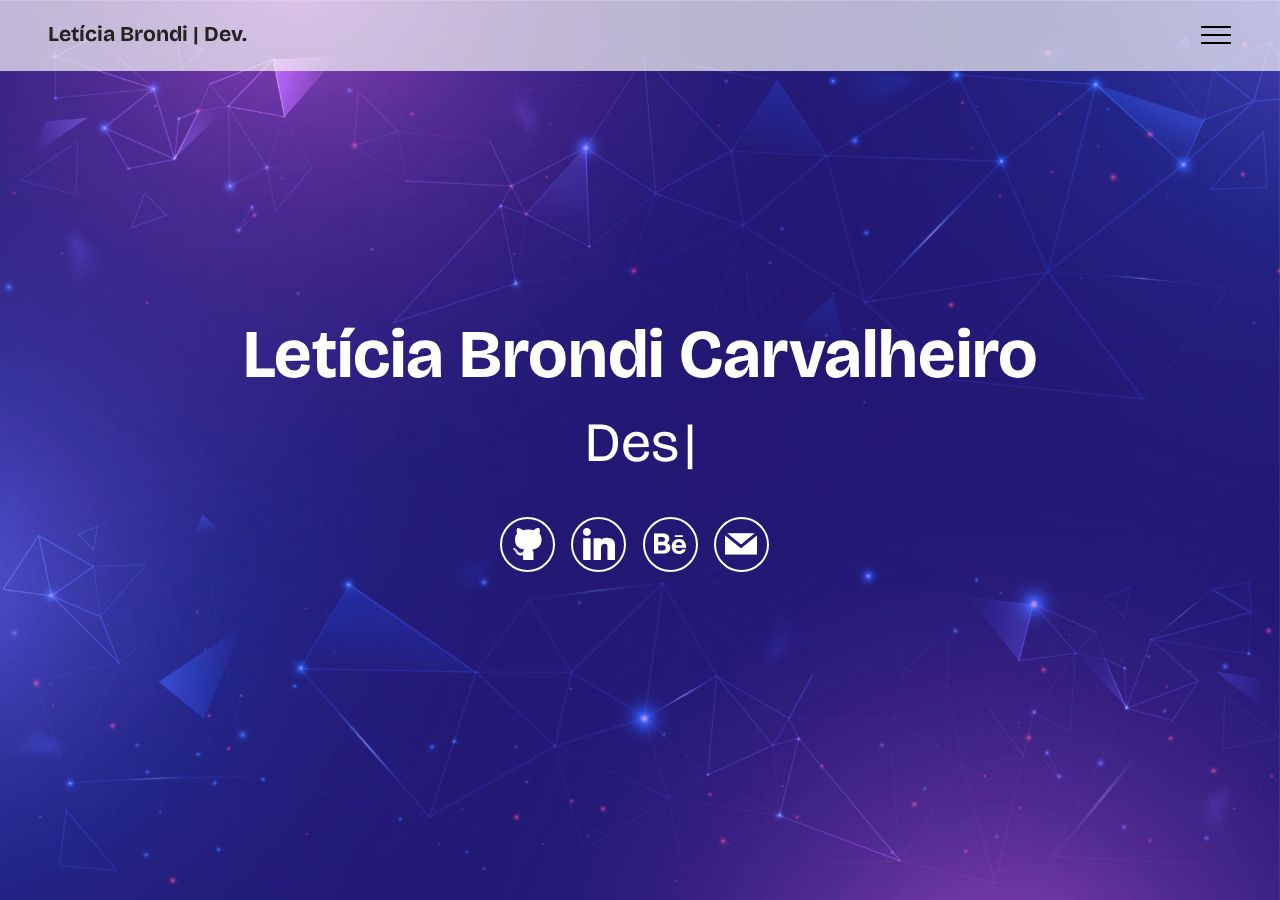
<file: index.html>
<!DOCTYPE html>
<html  >
<head>
  <meta charset="UTF-8">
  <meta http-equiv="X-UA-Compatible" content="IE=edge">
  <meta name="generator" content="Mobirise v6.0.1, mobirise.com">
  <meta name="viewport" content="width=device-width, initial-scale=1, minimum-scale=1">
  <link rel="shortcut icon" href="assets/images/image-removebg-preview.png-128x128-1.png" type="image/x-icon">
  <meta name="description" content="">
  <title>Home | Dev. Letícia Brondi</title>
  <link rel="stylesheet" href="assets/bootstrap/css/bootstrap.min.css">
  <link rel="stylesheet" href="assets/bootstrap/css/bootstrap-grid.min.css">
  <link rel="stylesheet" href="assets/bootstrap/css/bootstrap-reboot.min.css">
  <link rel="stylesheet" href="assets/parallax/jarallax.css">
  <link rel="stylesheet" href="assets/animatecss/animate.css">
  <link rel="stylesheet" href="assets/dropdown/css/style.css">
  <link rel="stylesheet" href="assets/socicon/css/styles.css">
  <link rel="stylesheet" href="assets/theme/css/style.css">
  <link rel="stylesheet" href="assets/digitacao/style.css">
  <link rel="preload" href="https://fonts.googleapis.com/css?family=Bricolage+Grotesque:200,300,400,500,600,700,800&display=swap" as="style" onload="this.onload=null;this.rel='stylesheet'">
  <noscript><link rel="stylesheet" href="https://fonts.googleapis.com/css?family=Bricolage+Grotesque:200,300,400,500,600,700,800&display=swap"></noscript>
  <link rel="preload" as="style" href="assets/mobirise/css/mbr-additional.css?v=mACNYk"><link rel="stylesheet" href="assets/mobirise/css/mbr-additional.css?v=mACNYk" type="text/css">
</head>
<body>
  
  <section data-bs-version="5.1" class="menu menu3 cid-uu9pRc0ook" once="menu" id="menu3-6">
    
    <nav class="navbar navbar-dropdown navbar-fixed-top collapsed">
        <div class="container">
            <div class="navbar-brand">
                
                <span class="navbar-caption-wrap"><a class="navbar-caption text-black display-7" href="index.html">Letícia Brondi | Dev.</a></span>
            </div>
            <button class="navbar-toggler" type="button" data-toggle="collapse" data-bs-toggle="collapse" data-target="#navbarSupportedContent" data-bs-target="#navbarSupportedContent" aria-controls="navbarNavAltMarkup" aria-expanded="false" aria-label="Toggle navigation">
                <div class="hamburger">
                    <span></span>
                    <span></span>
                    <span></span>
                    <span></span>
                </div>
            </button>
            <div class="collapse navbar-collapse" id="navbarSupportedContent">
                <ul class="navbar-nav nav-dropdown" data-app-modern-menu="true"><li class="nav-item"><a class="nav-link link text-black display-4" href="sobre.html">Sobre</a></li>
                    
                    <li class="nav-item"><a class="nav-link link text-black display-4" href="projeto.html">Projetos</a>
                    </li></ul>
                <div class="icons-menu">
                    <a class="iconfont-wrapper" href="https://github.com/leticiabrondi" target="_blank">
                        <span class="p-2 mbr-iconfont socicon-github socicon"></span>
                    </a>
                    <a class="iconfont-wrapper" href="www.linkedin.com/in/leticiabrondi" target="_blank">
                        <span class="p-2 mbr-iconfont socicon-linkedin socicon"></span>
                    </a>
                    <a class="iconfont-wrapper" href="www.linkedin.com/in/leticiabrondi" target="_blank">
                        <span class="p-2 mbr-iconfont socicon-behance socicon"></span>
                    </a>
                    <a class="iconfont-wrapper" href="mailto:leticiacarvalheiro@outlook.com">
                        <span class="p-2 mbr-iconfont socicon-mail socicon"></span>
                    </a>
                </div>
                <div class="navbar-buttons mbr-section-btn"><a class="btn btn-primary display-4" href="contato.html" target="_blank">Contato</a></div>
            </div>
        </div>
    </nav>
</section>

<section data-bs-version="5.1" class="header13 cid-uu9s5wP9YV mbr-fullscreen mbr-parallax-background" id="header13-8">

    <div class="mbr-overlay" style="opacity: 0.3; background-color: rgb(117, 45, 255);"></div>

    <div class="align-center container">
        <div class="row justify-content-center">
            <div class="col-12 col-lg-10">
                <h1 class="mbr-section-title mbr-fonts-style mb-3 display-1"><strong>Letícia Brondi Carvalheiro</strong></h1>
                <h2 class="mbr-section-subtitle mbr-fonts-style mb-3 display-2">
                    <span id="texto-digitando"></span><span id="cursor">|</span>
                </h2>                
                
                <div class="social-row display-7 mt-5">
                    <div class="soc-item">
                        <a href="https://github.com/leticiabrondi" target="_blank">
                            <span class="mbr-iconfont socicon-github socicon"></span>
                        </a>
                    </div>
                    <div class="soc-item">
                        <a href="www.linkedin.com/in/leticiabrondi" target="_blank">
                            <span class="mbr-iconfont socicon-linkedin socicon"></span>
                        </a>
                    </div>
                    <div class="soc-item">
                        <a href="www.linkedin.com/in/leticiabrondi" target="_blank">
                            <span class="mbr-iconfont socicon-behance socicon"></span>
                        </a>
                    </div>
                    <div class="soc-item">
                        <a href="mailto:leticiacarvalheiro@outlook.com">
                            <span class="mbr-iconfont socicon-mail socicon"></span>
                        </a>
                    </div>
                    
                </div>
            </div>
        </div>
    </div>
<script src="assets/bootstrap/js/bootstrap.bundle.min.js"></script>  <script src="assets/parallax/jarallax.js"></script>  <script src="assets/smoothscroll/smooth-scroll.js"></script>  <script src="assets/ytplayer/index.js"></script>  <script src="assets/dropdown/js/navbar-dropdown.js"></script>  <script src="assets/theme/js/script.js"></script> <script src="assets/digitacao/script.js"></script>
  
 <div id="scrollToTop" class="scrollToTop mbr-arrow-up"><a style="text-align: center;"><i class="mbr-arrow-up-icon mbr-arrow-up-icon-cm cm-icon cm-icon-smallarrow-up"></i></a></div>
    <input name="animation" type="hidden">
  </body>
</html>
</file>
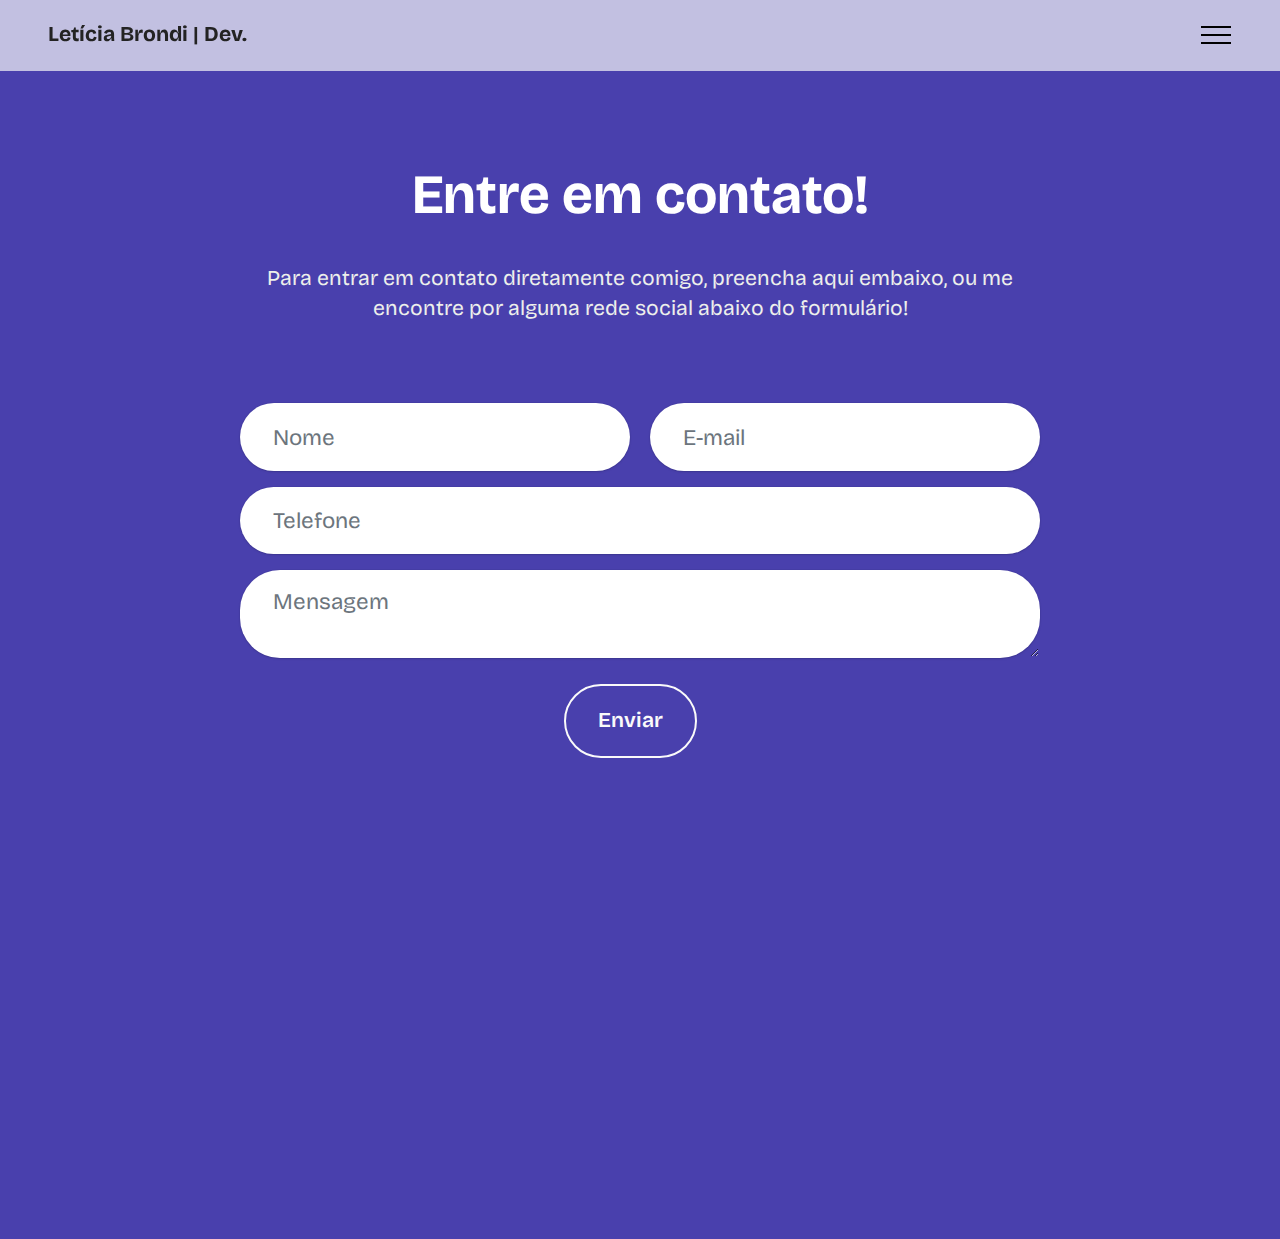
<file: contato.html>
<!DOCTYPE html>
<html  >
<head>
  <meta charset="UTF-8">
  <meta http-equiv="X-UA-Compatible" content="IE=edge">
  <meta name="generator" content="Mobirise v6.0.1, mobirise.com">
  <meta name="viewport" content="width=device-width, initial-scale=1, minimum-scale=1">
  <link rel="shortcut icon" href="assets/images/image-removebg-preview.png-128x128-1.png" type="image/x-icon">
  <meta name="description" content="">
  <title>Contato | Dev. Letícia Brondi</title>
  <link rel="stylesheet" href="assets/bootstrap/css/bootstrap.min.css">
  <link rel="stylesheet" href="assets/bootstrap/css/bootstrap-grid.min.css">
  <link rel="stylesheet" href="assets/bootstrap/css/bootstrap-reboot.min.css">
  <link rel="stylesheet" href="assets/animatecss/animate.css">
  <link rel="stylesheet" href="assets/dropdown/css/style.css">
  <link rel="stylesheet" href="assets/socicon/css/styles.css">
  <link rel="stylesheet" href="assets/theme/css/style.css">
  <link rel="preload" href="https://fonts.googleapis.com/css?family=Bricolage+Grotesque:200,300,400,500,600,700,800&display=swap" as="style" onload="this.onload=null;this.rel='stylesheet'">
  <noscript><link rel="stylesheet" href="https://fonts.googleapis.com/css?family=Bricolage+Grotesque:200,300,400,500,600,700,800&display=swap"></noscript>
  <link rel="preload" as="style" href="assets/mobirise/css/mbr-additional.css?v=1LINeH"><link rel="stylesheet" href="assets/mobirise/css/mbr-additional.css?v=1LINeH" type="text/css">
</head>
<body>
  
  <section data-bs-version="5.1" class="menu menu3 cid-uu9pRc0ook" once="menu" id="menu3-u">
    
    <nav class="navbar navbar-dropdown navbar-fixed-top collapsed">
        <div class="container">
            <div class="navbar-brand">
                
                <span class="navbar-caption-wrap"><a class="navbar-caption text-black display-7" href="index.html">Letícia Brondi | Dev.</a></span>
            </div>
            <button class="navbar-toggler" type="button" data-toggle="collapse" data-bs-toggle="collapse" data-target="#navbarSupportedContent" data-bs-target="#navbarSupportedContent" aria-controls="navbarNavAltMarkup" aria-expanded="false" aria-label="Toggle navigation">
                <div class="hamburger">
                    <span></span>
                    <span></span>
                    <span></span>
                    <span></span>
                </div>
            </button>
            <div class="collapse navbar-collapse" id="navbarSupportedContent">
                <ul class="navbar-nav nav-dropdown" data-app-modern-menu="true"><li class="nav-item"><a class="nav-link link text-black display-4" href="sobre.html">Sobre</a></li>
                    
                    <li class="nav-item"><a class="nav-link link text-black display-4" href="projeto.html">Projetos</a>
                    </li></ul>
                <div class="icons-menu">
                    <a class="iconfont-wrapper" href="https://github.com/leticiabrondi" target="_blank">
                        <span class="p-2 mbr-iconfont socicon-github socicon"></span>
                    </a>
                    <a class="iconfont-wrapper" href="www.linkedin.com/in/leticiabrondi" target="_blank">
                        <span class="p-2 mbr-iconfont socicon-linkedin socicon"></span>
                    </a>
                    <a class="iconfont-wrapper" href="www.linkedin.com/in/leticiabrondi" target="_blank">
                        <span class="p-2 mbr-iconfont socicon-behance socicon"></span>
                    </a>
                    <a class="iconfont-wrapper" href="mailto:leticiacarvalheiro@outlook.com">
                        <span class="p-2 mbr-iconfont socicon-mail socicon"></span>
                    </a>
                </div>
                <div class="navbar-buttons mbr-section-btn"><a class="btn btn-primary display-4" href="contato.html" target="_blank">Contato</a></div>
            </div>
        </div>
    </nav>
</section>

<section data-bs-version="5.1" class="form5 cid-uu9Ep5EmBV" id="form02-11">
    
    
    <div class="container-fluid">
        <div class="row justify-content-center">
            <div class="col-12 content-head">
                <div class="mbr-section-head mb-5">
                    <h3 class="mbr-section-title mbr-fonts-style align-center mb-0 display-2">
                        <strong>Entre em contato!</strong></h3>
                    <h4 class="mbr-section-subtitle mbr-fonts-style align-center mb-0 mt-4 display-7">Para entrar em contato diretamente comigo, preencha aqui embaixo, ou me encontre por alguma rede social abaixo do formulário!</h4>
                </div>
            </div>
        </div>
        <div class="row justify-content-center mt-4">
            <div class="col-lg-8 mx-auto mbr-form" data-form-type="formoid">
                <form action="" method="POST" class="mbr-form form-with-styler" data-form-title="Form Name"><input type="hidden" name="email" data-form-email="true" value="ztcIUcUcFeRigglINzeyrdUYnqlyT/3wRto8OghLg8+pnJTLkJhGekPWXRLoG0myYEXYaW1N+J5uusbPDq7I/41mvK/IFa81LysPDgeFVFTLqq3cMFeUj81RCZ6IBqJe">
                    <div class="row">
                        <div hidden="hidden" data-form-alert="" class="alert alert-success col-12">Agradeço por entrar em contato, logo estarei retornando.</div>
                        <div hidden="hidden" data-form-alert-danger="" class="alert alert-danger col-12">
                            Oops...! some problem!
                        </div>
                    </div>
                    <div class="dragArea row">
                        <div class="col-md col-sm-12 form-group mb-3" data-for="name">
                            <input type="text" name="name" placeholder="Nome" data-form-field="name" class="form-control" value="" id="name-form02-11">
                        </div>
                        <div class="col-md col-sm-12 form-group mb-3" data-for="email">
                            <input type="email" name="email" placeholder="E-mail" data-form-field="email" class="form-control" value="" id="email-form02-11">
                        </div>
                        <div class="col-12 form-group mb-3" data-for="phone">
                            <input type="tel" name="phone" placeholder="Telefone" data-form-field="phone" class="form-control" value="" id="phone-form02-11">
                        </div>
                        <div class="col-12 form-group mb-3" data-for="textarea">
                            <textarea name="textarea" placeholder="Mensagem" data-form-field="textarea" class="form-control" id="textarea-form02-11"></textarea>
                        </div>
                        <div class="col-lg-12 col-md-12 col-sm-12 align-center mbr-section-btn"><button type="submit" class="btn btn-white-outline display-7">Enviar</button></div>
                    </div>
                </form>
            </div>
        </div>
    </div>
</section>

<section data-bs-version="5.1" class="footer3 programm5 cid-uu9GVLMkYH" once="footers" id="footer03-16">
    <div class="container">
        <div class="row">

            <div class="row-links mb-4">
                <ul class="header-menu">
                <li class="header-menu-item mbr-fonts-style display-5"><a href="index.html" class="text-white">Início</a></li><li class="header-menu-item mbr-fonts-style display-5"><a href="sobre.html" class="text-white">Sobre</a></li><li class="header-menu-item mbr-fonts-style display-5"><a href="projeto.html" class="text-white">Projetos</a></li></ul>
              </div>

            <div class="col-12">
                <div class="social-row">
                    <div class="soc-item">
                        <a href="https://github.com/leticiabrondi" target="_blank">
                            <span class="mbr-iconfont display-7 socicon-github socicon"></span>
                        </a>
                    </div>
                    <div class="soc-item">
                        <a href="www.linkedin.com/in/leticiabrondi" target="_blank">
                            <span class="mbr-iconfont socicon-linkedin socicon"></span>
                        </a>
                    </div>
                    <div class="soc-item">
                        <a href="www.linkedin.com/in/leticiabrondi" target="_blank">
                            <span class="mbr-iconfont socicon-behance socicon"></span>
                        </a>
                    </div>
                    <div class="soc-item">
                        <a href="mailto:leticiacarvalheiro@outlook.com">
                            <span class="mbr-iconfont socicon-mail socicon"></span>
                        </a>
                    </div>
                    
                </div>
            </div>
            <div class="col-12 mt-5">
                <p class="mbr-fonts-style copyright display-7">
                    © Copyright 2025 - Todos os direitos reservados<br></p>
            </div>
        </div>
    </div>

<script src="assets/bootstrap/js/bootstrap.bundle.min.js"></script>  <script src="assets/smoothscroll/smooth-scroll.js"></script>  <script src="assets/ytplayer/index.js"></script>  <script src="assets/dropdown/js/navbar-dropdown.js"></script>  <script src="assets/theme/js/script.js"></script>  <script src="assets/formoid/formoid.min.js"></script>  
  
  
 <div id="scrollToTop" class="scrollToTop mbr-arrow-up"><a style="text-align: center;"><i class="mbr-arrow-up-icon mbr-arrow-up-icon-cm cm-icon cm-icon-smallarrow-up"></i></a></div>
    <input name="animation" type="hidden">
  </body>
</html>
</file>
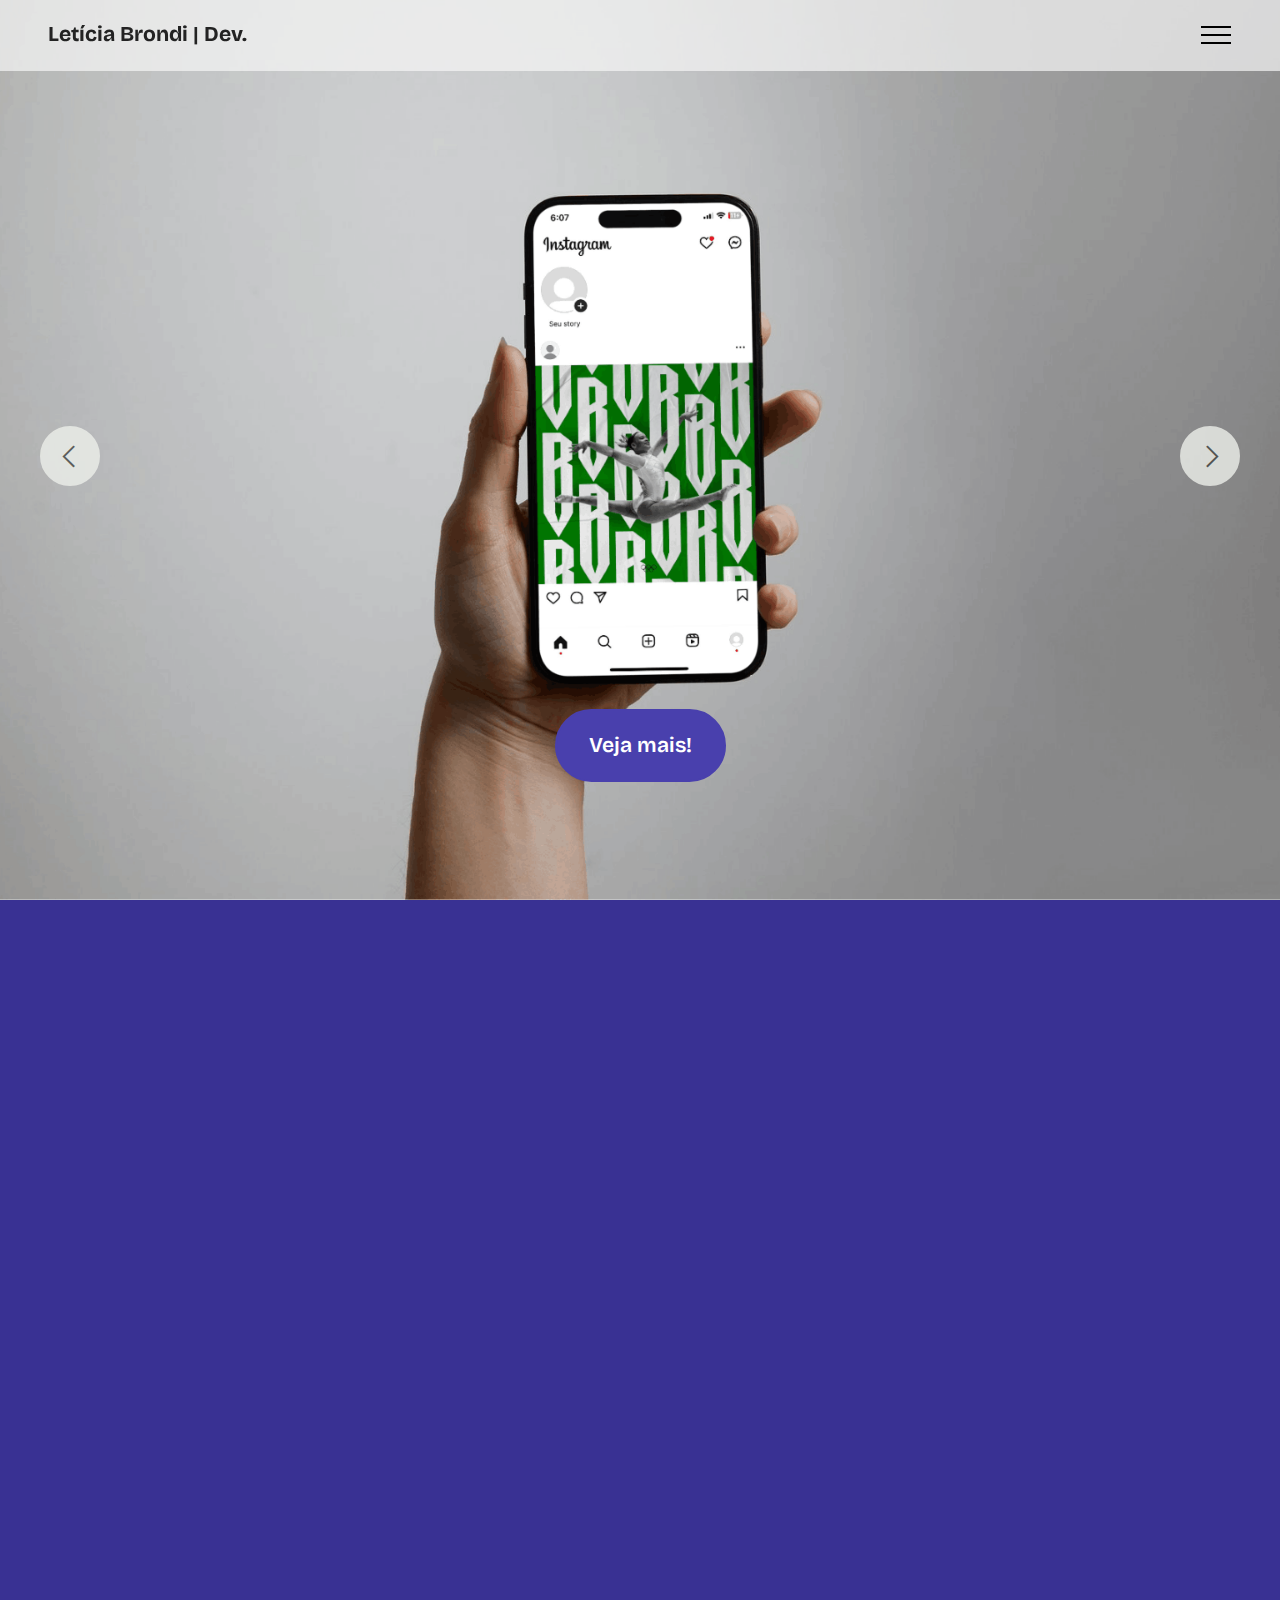
<file: projeto.html>
<!DOCTYPE html>
<html  >
<head>
  <meta charset="UTF-8">
  <meta http-equiv="X-UA-Compatible" content="IE=edge">
  <meta name="generator" content="Mobirise v6.0.1, mobirise.com">
  <meta name="viewport" content="width=device-width, initial-scale=1, minimum-scale=1">
  <link rel="shortcut icon" href="assets/images/image-removebg-preview.png-128x128-1.png" type="image/x-icon">
  <meta name="description" content="">
  <title>Projetos | Dev. Letícia Brondi</title>
  <link rel="stylesheet" href="assets/web/assets/mobirise-icons2/mobirise2.css">
  <link rel="stylesheet" href="assets/bootstrap/css/bootstrap.min.css">
  <link rel="stylesheet" href="assets/bootstrap/css/bootstrap-grid.min.css">
  <link rel="stylesheet" href="assets/bootstrap/css/bootstrap-reboot.min.css">
  <link rel="stylesheet" href="assets/animatecss/animate.css">
  <link rel="stylesheet" href="assets/dropdown/css/style.css">
  <link rel="stylesheet" href="assets/socicon/css/styles.css">
  <link rel="stylesheet" href="assets/theme/css/style.css">
  <link rel="preload" href="https://fonts.googleapis.com/css?family=Bricolage+Grotesque:200,300,400,500,600,700,800&display=swap" as="style" onload="this.onload=null;this.rel='stylesheet'">
  <noscript><link rel="stylesheet" href="https://fonts.googleapis.com/css?family=Bricolage+Grotesque:200,300,400,500,600,700,800&display=swap"></noscript>
  <link rel="preload" as="style" href="assets/mobirise/css/mbr-additional.css?v=4EZVMc"><link rel="stylesheet" href="assets/mobirise/css/mbr-additional.css?v=4EZVMc" type="text/css">
</head>
<body>
  
  <section data-bs-version="5.1" class="menu menu3 cid-uu9xCaCSGb" once="menu" id="menu3-p">
    
    <nav class="navbar navbar-dropdown navbar-fixed-top collapsed">
        <div class="container">
            <div class="navbar-brand">
                
                <span class="navbar-caption-wrap"><a class="navbar-caption text-black display-7" href="index.html">Letícia Brondi | Dev.</a></span>
            </div>
            <button class="navbar-toggler" type="button" data-toggle="collapse" data-bs-toggle="collapse" data-target="#navbarSupportedContent" data-bs-target="#navbarSupportedContent" aria-controls="navbarNavAltMarkup" aria-expanded="false" aria-label="Toggle navigation">
                <div class="hamburger">
                    <span></span>
                    <span></span>
                    <span></span>
                    <span></span>
                </div>
            </button>
            <div class="collapse navbar-collapse" id="navbarSupportedContent">
                <ul class="navbar-nav nav-dropdown" data-app-modern-menu="true"><li class="nav-item"><a class="nav-link link text-black display-4" href="sobre.html">Sobre</a></li>
                    
                    <li class="nav-item"><a class="nav-link link text-black display-4" href="projeto.html">Projetos</a>
                    </li></ul>
                <div class="icons-menu">
                    <a class="iconfont-wrapper" href="https://github.com/leticiabrondi" target="_blank">
                        <span class="p-2 mbr-iconfont socicon-github socicon"></span>
                    </a>
                    <a class="iconfont-wrapper" href="www.linkedin.com/in/leticiabrondi" target="_blank">
                        <span class="p-2 mbr-iconfont socicon-linkedin socicon"></span>
                    </a>
                    <a class="iconfont-wrapper" href="www.linkedin.com/in/leticiabrondi" target="_blank">
                        <span class="p-2 mbr-iconfont socicon-behance socicon"></span>
                    </a>
                    <a class="iconfont-wrapper" href="mailto:leticiacarvalheiro@outlook.com">
                        <span class="p-2 mbr-iconfont socicon-mail socicon"></span>
                    </a>
                </div>
                <div class="navbar-buttons mbr-section-btn"><a class="btn btn-primary display-4" href="contato.html" target="_blank">Contato</a></div>
            </div>
        </div>
    </nav>
</section>

<section data-bs-version="5.1" class="slider3 cid-uu9Da2Ubo8 mbr-fullscreen" id="slider03-z">
    
    <div class="carousel slide carousel-fade" id="uJ7YN1Skvq" data-ride="carousel" data-bs-ride="carousel" data-interval="6000" data-bs-interval="6000">
        <ol class="carousel-indicators">
            <li data-slide-to="0" data-bs-slide-to="0" class="active" data-target="#uJ7YN1Skvq" data-bs-target="#uJ7YN1Skvq"></li><li data-slide-to="1" data-bs-slide-to="1" class="" data-target="#uJ7YN1Skvq" data-bs-target="#uJ7YN1Skvq"></li><li data-slide-to="2" data-bs-slide-to="2" class="" data-target="#uJ7YN1Skvq" data-bs-target="#uJ7YN1Skvq"></li>
        </ol>
        <div class="carousel-inner">
            
            
            <div class="carousel-item slider-image item active">
                <div class="item-wrapper">
                    <img class="d-block w-100" src="assets/images/projetos-behance-10-1620x1080.png" alt="" data-slide-to="0" data-bs-slide-to="0">
                    
                    <div class="carousel-caption">
                        
                        
                        <div class="mbr-section-btn mb-5"><a class="btn btn-primary display-7" href="">Veja mais!</a></div>     
                    </div>
                </div>
            </div><div class="carousel-item slider-image item">
                <div class="item-wrapper">
                    <img class="d-block w-100" src="assets/images/projetos-behance-1512x1080.png" alt="" data-slide-to="1" data-bs-slide-to="1">
                    <div class="carousel-caption">
                        <div class="mbr-section-btn mb-5"><a class="btn btn-primary display-7" href="">Veja mais!</a></div>     
                    </div>
                </div>
            </div><div class="carousel-item slider-image item">
                <div class="item-wrapper">
                    <img class="d-block w-100" src="assets/images/free-book-mockup-5-1620x1215.png" alt="" data-slide-to="2" data-bs-slide-to="2">

                    <div class="carousel-caption">
                        <div class="mbr-section-btn mb-5"><a class="btn btn-primary display-7" href="projeto.html#slider5-y">Veja mais!</a></div>     
                    </div>
                </div>
            </div>
        </div>
        <a class="carousel-control carousel-control-prev" role="button" data-slide="prev" data-bs-slide="prev" href="#uJ7YN1Skvq">
            <span class="mobi-mbri mobi-mbri-arrow-prev" aria-hidden="true"></span>
            <span class="sr-only visually-hidden">Previous</span>
        </a>
        <a class="carousel-control carousel-control-next" role="button" data-slide="next" data-bs-slide="next" href="#uJ7YN1Skvq">
            <span class="mobi-mbri mobi-mbri-arrow-next" aria-hidden="true"></span>
            <span class="sr-only visually-hidden">Next</span>
        </a>
    </div>
</section>

<section data-bs-version="5.1" class="slider5 mbr-embla cid-uu9AOGaSqo" id="slider5-y">
    
    
    <div class="position-relative">
        <div class="mbr-section-head">
            <h4 class="mbr-section-title mbr-fonts-style align-center mb-0 display-2">
                <strong>Projetos</strong><strong><br></strong></h4>
            <h5 class="mbr-section-subtitle mbr-fonts-style align-center mb-0 mt-2 display-7">Aqui você encontra meus projetos, onde exploro design, tecnologia e criatividade. <br>Cada trabalho reflete meu aprendizado e minha evolução como profissional.<br><br></h5>
        </div>
        <div class="embla mt-4" data-skip-snaps="true" data-align="center" data-contain-scroll="trimSnaps" data-loop="true" data-auto-play-interval="6" data-draggable="true">
            <div class="embla__viewport container-fluid">
                <div class="embla__container">
                    
                    
                    
                    <div class="embla__slide slider-image item active" style="margin-left: 2rem; margin-right: 2rem;">
                        <div class="slide-content">
                            <div class="item-img">
                                <div class="item-wrapper">
                                    <img src="assets/images/projetos-behance-1-600x420.png" alt="" title="" data-slide-to="0" data-bs-slide-to="0">
                                </div>
                            </div>
                            <div class="item-content">
                                <h5 class="item-title mbr-fonts-style display-5"><strong>Empresa júnior</strong></h5>
                                <h6 class="item-subtitle mbr-fonts-style mt-1 display-7">Suavemente</h6>
                                <p class="mbr-text mbr-fonts-style mt-3 display-7">Select the theme that suits you. Each theme in the Mobirise Website Software contains a set of unique blocks.<br></p>
                            </div>
                            <div class="mbr-section-btn item-footer mt-2"><a href="https://suavementeco.github.io/suavemente/" class="btn item-btn btn-black display-7" target="_blank">Acesse</a></div>
                        </div>
                    </div><div class="embla__slide slider-image item active" style="margin-left: 2rem; margin-right: 2rem;">
                        <div class="slide-content">
                            <div class="item-img">
                                <div class="item-wrapper">
                                    <img src="assets/images/projetos-behance-5-600x420.png" alt="" title="" data-slide-to="1" data-bs-slide-to="1">
                                </div>
                            </div>
                            <div class="item-content">
                                <h5 class="item-title mbr-fonts-style display-5"><strong>Empresa júnior</strong></h5>
                                <h6 class="item-subtitle mbr-fonts-style mt-1 display-7">Suavemente</h6>
                                <p class="mbr-text mbr-fonts-style mt-3 display-7">Select the theme that suits you. Each theme
                                    in the Mobirise Website Software contains a set of unique blocks.<br></p>
                            </div>
                            <div class="mbr-section-btn item-footer mt-2"><a href="https://suavementeco.github.io/suavemente/" class="btn item-btn btn-black display-7" target="_blank">Acesse</a></div>
                        </div>
                    </div><div class="embla__slide slider-image item" style="margin-left: 2rem; margin-right: 2rem;">
                        <div class="slide-content">
                            <div class="item-img">
                                <div class="item-wrapper">
                                    <img src="assets/images/projetos-behance-10-396x264.png" alt="" title="" data-slide-to="2" data-bs-slide-to="2">
                                </div>
                            </div>
                            <div class="item-content">
                                <h5 class="item-title mbr-fonts-style display-5"><strong>Instagram post</strong></h5>
                                <h6 class="item-subtitle mbr-fonts-style mt-1 display-7">Olimpíadas Paris 2024</h6>
                                <p class="mbr-text mbr-fonts-style mt-3 display-7">Select the theme that suits you. Each theme
                                    in the Mobirise Website Software contains a set of unique blocks.<br></p>
                            </div>
                            <div class="mbr-section-btn item-footer mt-2"><a href="" class="btn item-btn btn-black display-7" target="_blank">Acesse</a></div>
                        </div>
                    </div><div class="embla__slide slider-image item" style="margin-left: 2rem; margin-right: 2rem;">
                        <div class="slide-content">
                            <div class="item-img">
                                <div class="item-wrapper">
                                    <img src="assets/images/olimpadas-2024-v2-396x396.jpg" alt="" title="" data-slide-to="3" data-bs-slide-to="3">
                                </div>
                            </div>
                            <div class="item-content">
                                <h5 class="item-title mbr-fonts-style display-5"><strong>Instagram post</strong></h5>
                                <h6 class="item-subtitle mbr-fonts-style mt-1 display-7">Olimpíadas Paris 2024</h6>
                                <p class="mbr-text mbr-fonts-style mt-3 display-7">Select the theme that suits you. Each theme
                                    in the Mobirise Website Software contains a set of unique blocks.<br></p>
                            </div>
                            <div class="mbr-section-btn item-footer mt-2"><a href="" class="btn item-btn btn-black display-7" target="_blank">Acesse</a></div>
                        </div>
                    </div><div class="embla__slide slider-image item" style="margin-left: 2rem; margin-right: 2rem;">
                        <div class="slide-content">
                            <div class="item-img">
                                <div class="item-wrapper">
                                    <img src="assets/images/free-book-mockup-5-600x450.png" alt="" title="" data-slide-to="4" data-bs-slide-to="4">
                                </div>
                            </div>
                            <div class="item-content">
                                <h5 class="item-title mbr-fonts-style display-5"><strong>Book redesign</strong></h5>
                                <h6 class="item-subtitle mbr-fonts-style mt-1 display-7">O dragão vermelho</h6>
                                <p class="mbr-text mbr-fonts-style mt-3 display-7">Select the theme that suits you. Each theme
                                    in the Mobirise Website Software contains a set of unique blocks.<br></p>
                            </div>
                            <div class="mbr-section-btn item-footer mt-2"><a href="" class="btn item-btn btn-black display-7" target="_blank">Acesse</a></div>
                        </div>
                    </div><div class="embla__slide slider-image item" style="margin-left: 2rem; margin-right: 2rem;">
                        <div class="slide-content">
                            <div class="item-img">
                                <div class="item-wrapper">
                                    <img src="assets/images/free-book-mockup-1-600x450.jpg" alt="" title="" data-slide-to="5" data-bs-slide-to="5">
                                </div>
                            </div>
                            <div class="item-content">
                                <h5 class="item-title mbr-fonts-style display-5"><strong>Book redesign</strong></h5>
                                <h6 class="item-subtitle mbr-fonts-style mt-1 display-7">O dragão vermelho</h6>
                                <p class="mbr-text mbr-fonts-style mt-3 display-7">Select the theme that suits you. Each theme
                                    in the Mobirise Website Software contains a set of unique blocks.<br></p>
                            </div>
                            <div class="mbr-section-btn item-footer mt-2"><a href="" class="btn item-btn btn-black display-7" target="_blank">Acesse</a></div>
                        </div>
                    </div>
                </div>
            </div>
            <button class="embla__button embla__button--prev">
                <span class="mobi-mbri mobi-mbri-arrow-prev mbr-iconfont" aria-hidden="true"></span>
                <span class="sr-only visually-hidden visually-hidden">Previous</span>
            </button>
            <button class="embla__button embla__button--next">
                <span class="mobi-mbri mobi-mbri-arrow-next mbr-iconfont" aria-hidden="true"></span>
                <span class="sr-only visually-hidden visually-hidden">Next</span>
            </button>
        </div>
    </div>

<script src="assets/bootstrap/js/bootstrap.bundle.min.js"></script>  <script src="assets/smoothscroll/smooth-scroll.js"></script>  <script src="assets/ytplayer/index.js"></script>  <script src="assets/dropdown/js/navbar-dropdown.js"></script>  <script src="assets/embla/embla.min.js"></script>  <script src="assets/embla/script.js"></script>  <script src="assets/theme/js/script.js"></script>  
  
  
 <div id="scrollToTop" class="scrollToTop mbr-arrow-up"><a style="text-align: center;"><i class="mbr-arrow-up-icon mbr-arrow-up-icon-cm cm-icon cm-icon-smallarrow-up"></i></a></div>
    <input name="animation" type="hidden">
  </body>
</html>
</file>
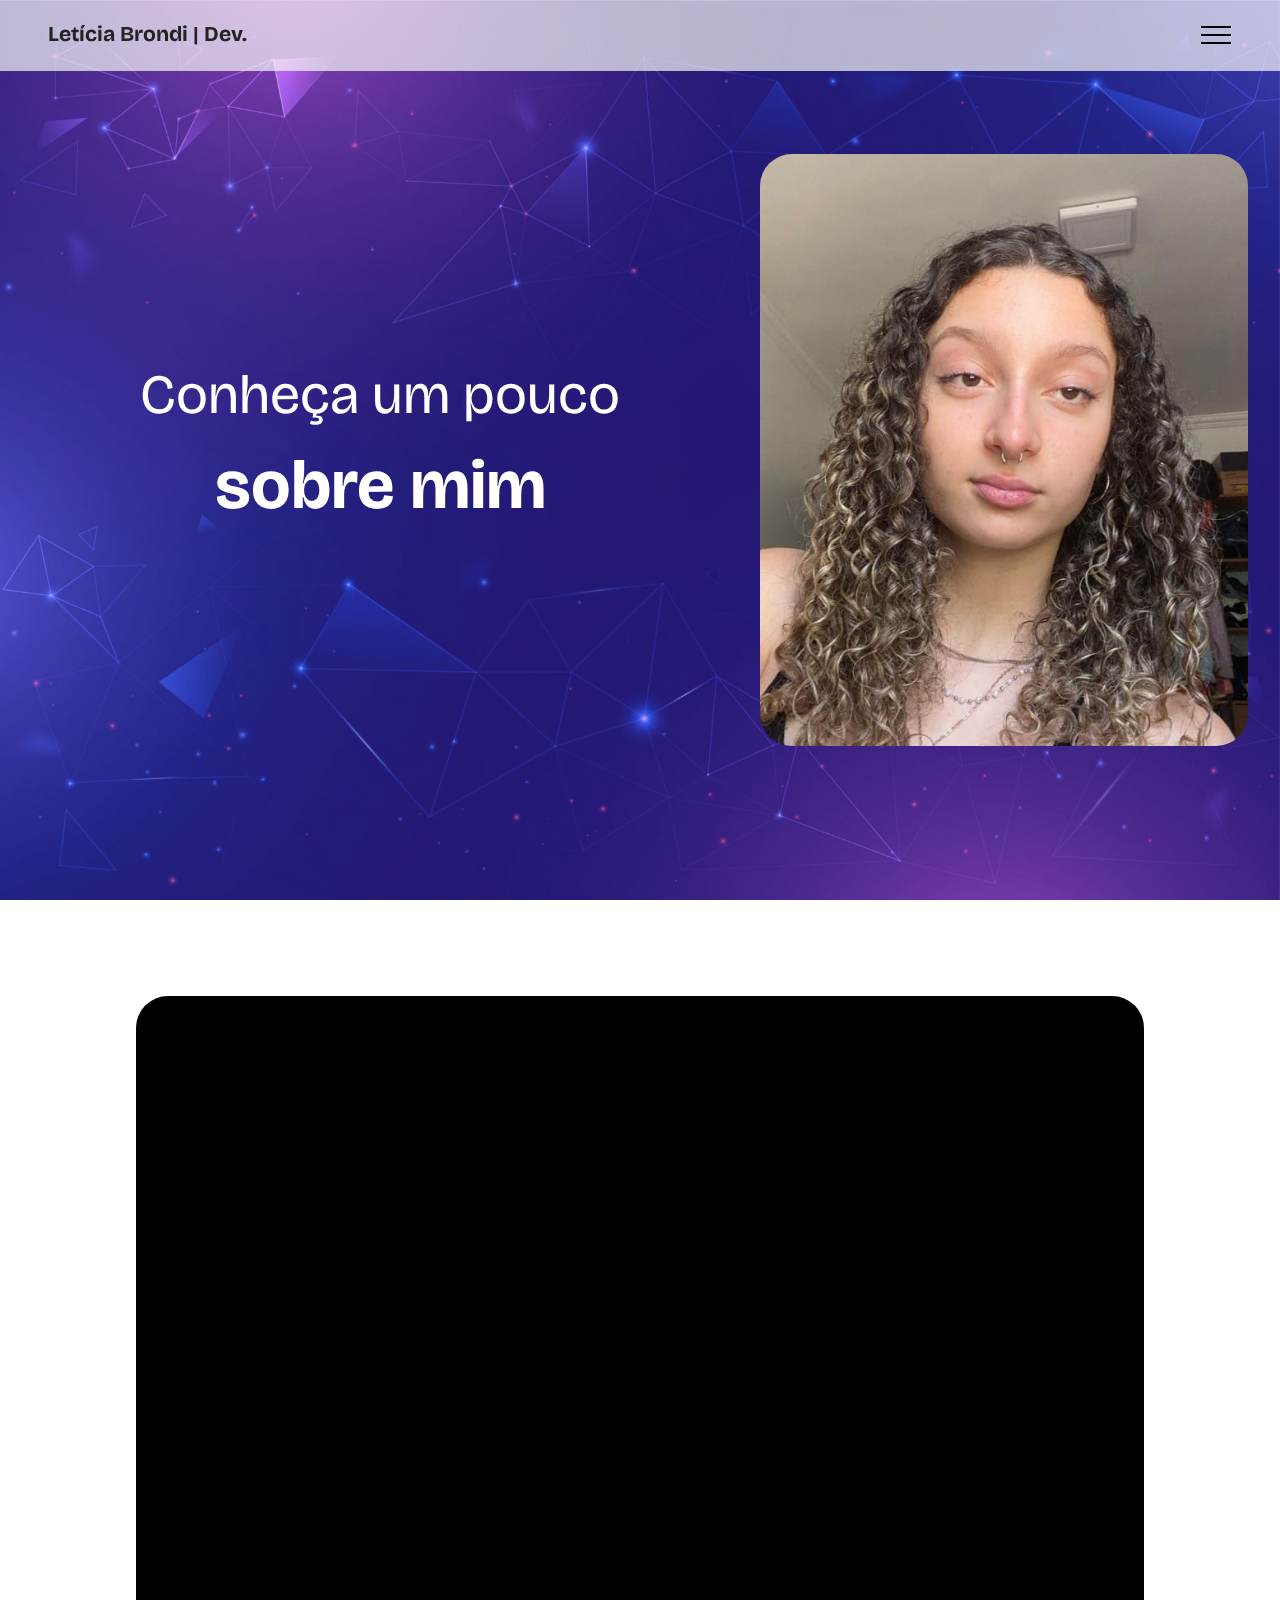
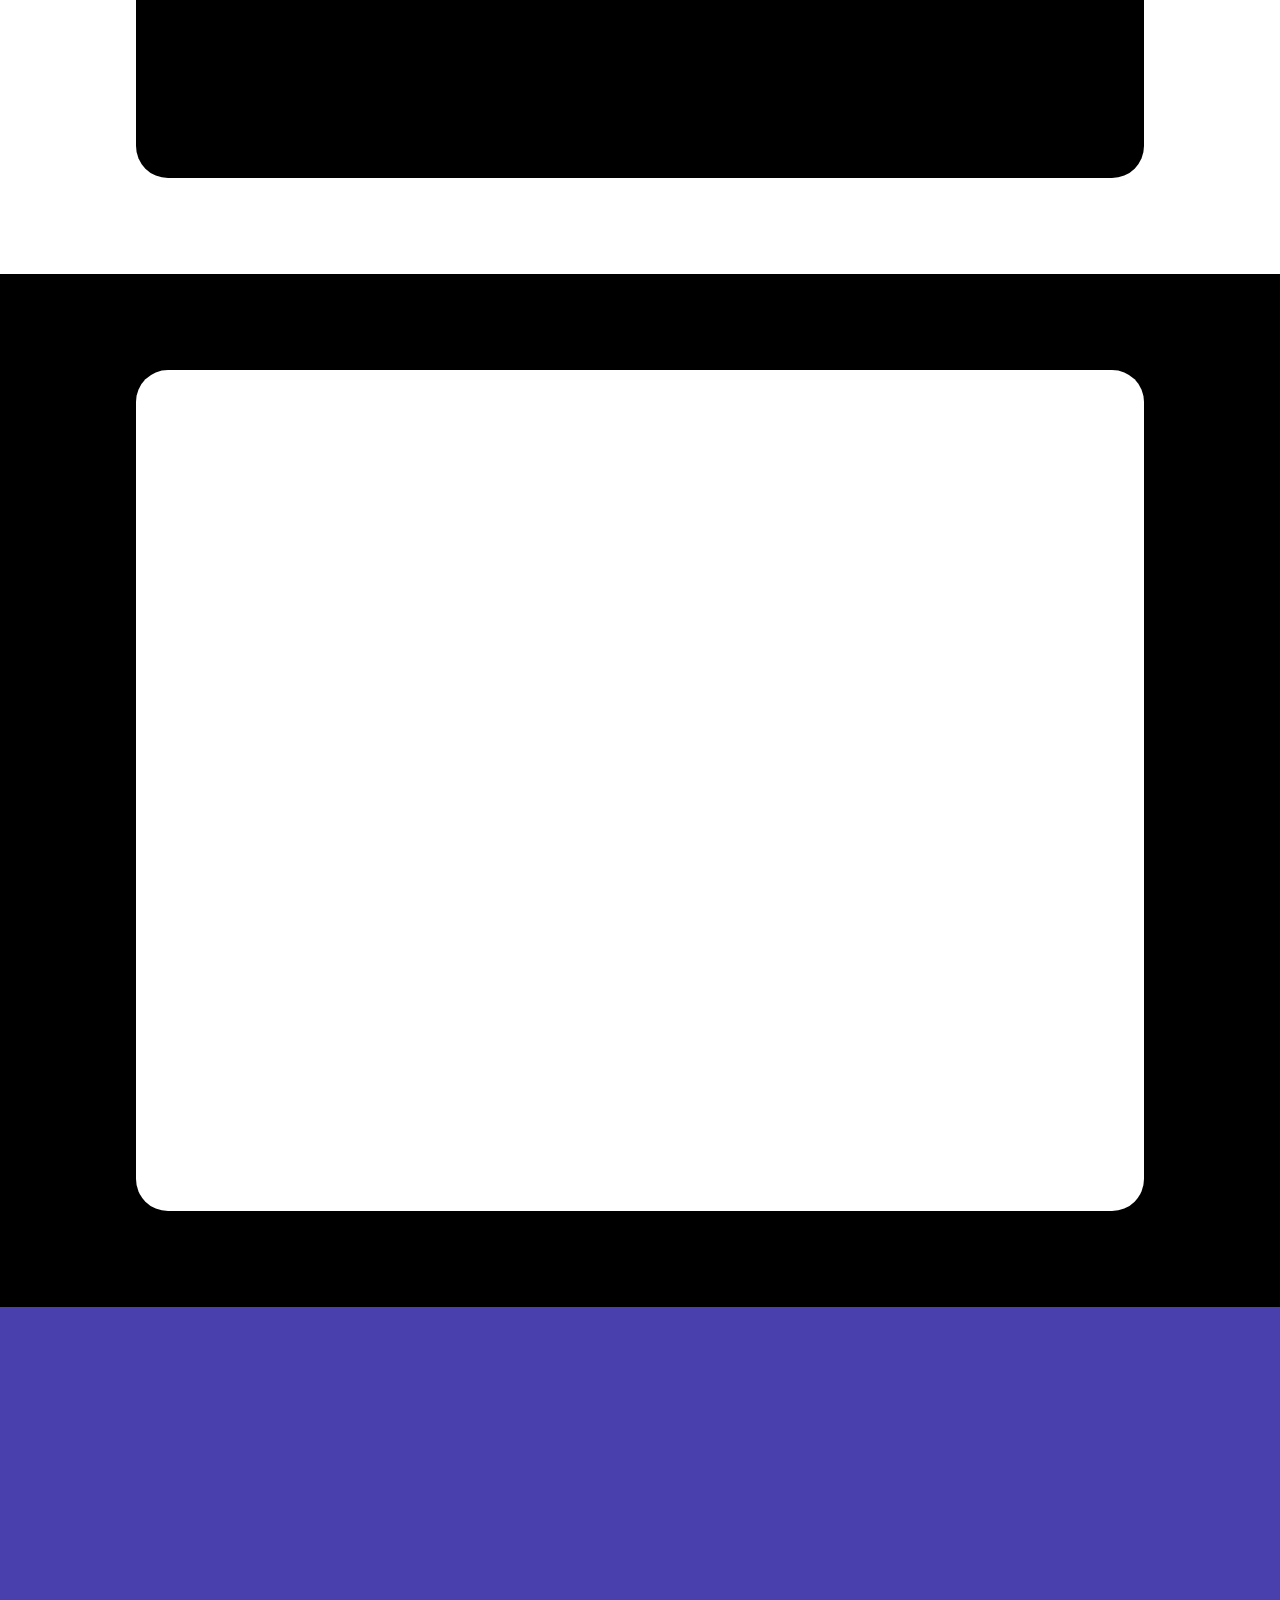
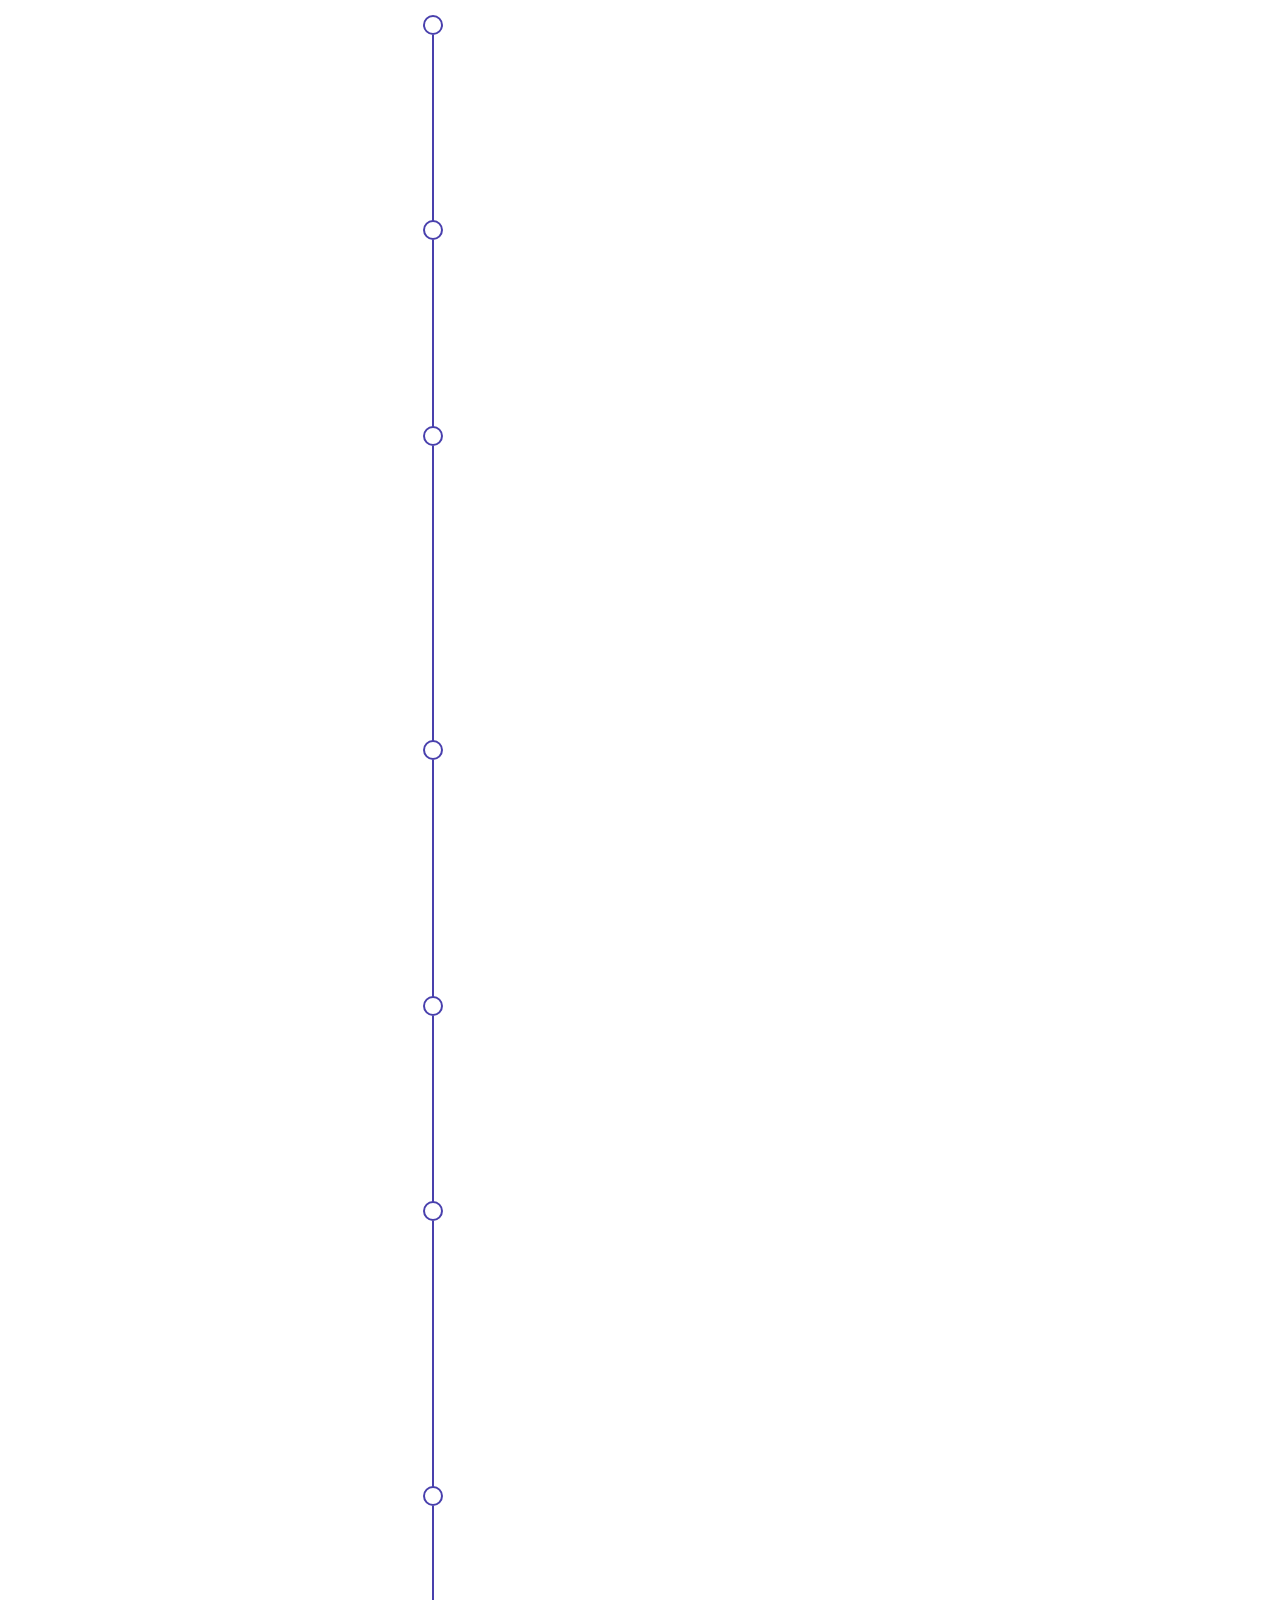
<file: sobre.html>
<!DOCTYPE html>
<html  >
<head>
  <meta charset="UTF-8">
  <meta http-equiv="X-UA-Compatible" content="IE=edge">
  <meta name="generator" content="Mobirise v6.0.1, mobirise.com">
  <meta name="viewport" content="width=device-width, initial-scale=1, minimum-scale=1">
  <link rel="shortcut icon" href="assets/images/image-removebg-preview.png-128x128-1.png" type="image/x-icon">
  <meta name="description" content="">
  <title>Sobre mim | Dev. Letícia Brondi</title>
  <link rel="stylesheet" href="assets/web/assets/mobirise-icons2/mobirise2.css">
  <link rel="stylesheet" href="assets/bootstrap/css/bootstrap.min.css">
  <link rel="stylesheet" href="assets/bootstrap/css/bootstrap-grid.min.css">
  <link rel="stylesheet" href="assets/bootstrap/css/bootstrap-reboot.min.css">
  <link rel="stylesheet" href="assets/parallax/jarallax.css">
  <link rel="stylesheet" href="assets/animatecss/animate.css">
  <link rel="stylesheet" href="assets/dropdown/css/style.css">
  <link rel="stylesheet" href="assets/socicon/css/styles.css">
  <link rel="stylesheet" href="assets/theme/css/style.css">
  <link rel="preload" href="https://fonts.googleapis.com/css?family=Bricolage+Grotesque:200,300,400,500,600,700,800&display=swap" as="style" onload="this.onload=null;this.rel='stylesheet'">
  <noscript><link rel="stylesheet" href="https://fonts.googleapis.com/css?family=Bricolage+Grotesque:200,300,400,500,600,700,800&display=swap"></noscript>
  <link rel="preload" as="style" href="assets/mobirise/css/mbr-additional.css?v=pfHXgR"><link rel="stylesheet" href="assets/mobirise/css/mbr-additional.css?v=pfHXgR" type="text/css">
</head>
<body>
  
  <section data-bs-version="5.1" class="menu menu3 cid-uu9uOuHwno" once="menu" id="menu3-g">
    <nav class="navbar navbar-dropdown navbar-fixed-top collapsed">
        <div class="container">
            <div class="navbar-brand">
                
                <span class="navbar-caption-wrap"><a class="navbar-caption text-black display-7" href="index.html">Letícia Brondi | Dev.</a></span>
            </div>
            <button class="navbar-toggler" type="button" data-toggle="collapse" data-bs-toggle="collapse" data-target="#navbarSupportedContent" data-bs-target="#navbarSupportedContent" aria-controls="navbarNavAltMarkup" aria-expanded="false" aria-label="Toggle navigation">
                <div class="hamburger">
                    <span></span>
                    <span></span>
                    <span></span>
                    <span></span>
                </div>
            </button>
            <div class="collapse navbar-collapse" id="navbarSupportedContent">
                <ul class="navbar-nav nav-dropdown" data-app-modern-menu="true"><li class="nav-item"><a class="nav-link link text-black display-4" href="sobre.html">Sobre</a></li>
                    
                    <li class="nav-item"><a class="nav-link link text-black display-4" href="projeto.html">Projetos</a>
                    </li></ul>
                <div class="icons-menu">
                    <a class="iconfont-wrapper" href="https://github.com/leticiabrondi" target="_blank">
                        <span class="p-2 mbr-iconfont socicon-github socicon"></span>
                    </a>
                    <a class="iconfont-wrapper" href="www.linkedin.com/in/leticiabrondi" target="_blank">
                        <span class="p-2 mbr-iconfont socicon-linkedin socicon"></span>
                    </a>
                    <a class="iconfont-wrapper" href="www.linkedin.com/in/leticiabrondi" target="_blank">
                        <span class="p-2 mbr-iconfont socicon-behance socicon"></span>
                    </a>
                    <a class="iconfont-wrapper" href="mailto:leticiacarvalheiro@outlook.com">
                        <span class="p-2 mbr-iconfont socicon-mail socicon"></span>
                    </a>
                </div>
                <div class="navbar-buttons mbr-section-btn"><a class="btn btn-primary display-4" href="contato.html" target="_blank">Contato</a></div>
            </div>
        </div>
    </nav>
</section>

<section data-bs-version="5.1" class="header14 cid-uu9uYfHdqe mbr-fullscreen mbr-parallax-background" id="header14-i">
    <div class="mbr-overlay" style="opacity: 0.3; background-color: rgb(117, 45, 255);"></div>
    <div class="container">
        <div class="row justify-content-center align-items-center">
            <div class="col-12 col-md-5 image-wrapper">
                <img src="assets/images/eu-dnv-593x720.jpg" alt="">
            </div>
            <div class="col-12 col-md">
                <div class="text-wrapper">
                    <h1 class="mbr-section-title mbr-fonts-style mb-3 display-2">
                        Conheça um pouco</h1>
                    <p class="mbr-text mbr-fonts-style display-1"><strong>sobre mim</strong></p>
                    
                </div>
            </div>
        </div>
    </div>
</section>

<section data-bs-version="5.1" class="header14 cid-uucX5Cnb4N" id="header14-17">
	<div class="container-fluid">
		<div class="row justify-content-center">
			<div class="card col-12 col-md-12 col-lg-10">
				<div class="card-wrapper">
					<div class="card-box align-center">
						<h1 class="card-title mbr-fonts-style mb-4 display-2"><strong>Hello, my name is Letícia Brondi Carvalheiro,</strong></h1>
						<p class="mbr-text mbr-fonts-style mb-4 display-7">I’m 18 years old and currently working as a freelance front-end developer.<br><br>Technology has fascinated me since childhood, with robotics being my first real connection to the digital world. Over the years, this interest has grown into a strong focus on programming, which I now pursue both academically and professionally. <br><br>I’m currently studying <strong>Systems Analysis and Development (IFSP)</strong>, with a focus on web development and a particular interest in digital game projects. My goal is to deliver functional and visually coherent solutions that meet user needs and project goals.<br><br>I’m committed to continuous learning and always looking for new ways to contribute to meaningful digital experiences.<br><br>If you'd like to discuss a project, explore collaboration opportunities, or simply get in touch, feel free to reach out.</p>
						
					</div>
				</div>
			</div>
		</div>
	</div>
</section>

<section data-bs-version="5.1" class="header14 cid-uBcWFfzieA" id="header14-19">
	<div class="container-fluid">
		<div class="row justify-content-center">
			<div class="card col-12 col-md-12 col-lg-10">
				<div class="card-wrapper">
					<div class="card-box align-center">
						<h1 class="card-title mbr-fonts-style mb-4 display-2">
							<strong>Olá, me chamo Letícia Brondi Carvalheiro,</strong></h1>
						<p class= "mbr-text mbr-fonts-style mb-4 display-7"> tenho 18 anos e, atualmente, atuo como desenvolvedora front-end freelancer.<br><br>Desde a infância, a tecnologia sempre despertou minha curiosidade — especialmente através da robótica, que foi minha porta de entrada para o universo digital. Com o tempo, essa curiosidade evoluiu para um interesse sólido por programação, área na qual venho me aprofundando academicamente e profissionalmente.<br><br>Atualmente, sou estudante de <strong>Análise e Desenvolvimento de Sistemas (IFSP)</strong>, com foco em desenvolvimento web e interesse em projetos ligados a jogos digitais. Meu objetivo é criar soluções funcionais e visualmente consistentes, alinhadas às necessidades de usuários e projetos.<br><br>Estou em constante aprendizado e movimento, buscando aprimoramento técnico e novas formas de contribuir com experiências digitais de qualidade.<br><br>Caso queira conversar sobre projetos, colaborações ou tirar dúvidas, estou à disposição para contato.</p>
						
					</div>
				</div>
			</div>
		</div>
	</div>
</section>

<section data-bs-version="5.1" class="features13 cid-uu9vaSPKi1" id="features13-k">
    <div class="container">
        <div class="row justify-content-center">
            <div class="col-12 col-lg-6">
                <div class="card-wrapper">
                    <div class="card-box align-left">
                        <h4 class="card-title mbr-fonts-style mb-4 display-2"><strong>Habilidades</strong></h4>
                        <p class="mbr-text mbr-fonts-style mb-4 display-7">
                            Com o tempo, venho construindo uma base sólida em desenvolvimento front-end, explorando também outras áreas complementares como design de interfaces, banco de dados e visualização de dados. Estou sempre aberta a novos aprendizados e buscando aplicar meus conhecimentos em projetos práticos e funcionais. Ao lado estão algumas das tecnologias e ferramentas com as quais trabalho atualmente:</p>
                    </div>
                </div>
            </div>
            <div class="col-12 col-lg-6">
                <div class="item features-without-image active">
                    <div class="item-wrapper mbr-flex">
                        <div class="icon-box">
                            <span class="mbr-iconfont mobi-mbri-cursor-click mobi-mbri"></span>
                        </div>
                        <div class="text-box">
                            <h4 class="icon-title mbr-black mbr-fonts-style display-7">
                                <strong>Programação</strong></h4>
                            <h5 class="icon-text mbr-black mbr-fonts-style display-4">Git/GitHub, HTML, CSS, JavaScript, C e Python.&nbsp;</h5>
                        </div>
                    </div>
                </div><div class="item features-without-image">
                    <div class="item-wrapper mbr-flex">
                        <div class="icon-box">
                            <span class="mbr-iconfont mobi-mbri-photo mobi-mbri"></span>
                        </div>
                        <div class="text-box">
                            <h4 class="icon-title mbr-black mbr-fonts-style display-7"><strong>Design</strong></h4>
                            <h5 class="icon-text mbr-black mbr-fonts-style display-4">Figma, Adobe Photoshop, Adobe Illustrator, Adobe Premiere Pro e Adobe InDesign.<br></h5>
                        </div>
                    </div>
                </div>
                <div class="item features-without-image">
                    <div class="item-wrapper mbr-flex">
                        <div class="icon-box">
                            <span class="mbr-iconfont mobi-mbri-camera mobi-mbri"></span>
                        </div>
                        <div class="text-box">
                            <h4 class="icon-title mbr-black mbr-fonts-style display-7">
                                <strong>Dados e vizualização</strong></h4>
                            <h5 class="icon-text mbr-black mbr-fonts-style display-4">Power BI, Excel, SQLite, Design UI/UX.</h5>
                        </div>
                    </div>
                </div>
                
            </div>
        </div>
    </div>
</section>

<section data-bs-version="5.1" class="features25 cid-uu9uZWSfmu" id="features1-j">
    <div class="container">
        <div class="row mb-5">
            <div class="col-12">
                <h3 class="mbr-section-title mbr-fonts-style align-center mb-2 display-2">
                    <strong>Soft skils</strong></h3>
                <h5 class="mbr-section-subtitle mbr-fonts-style align-center mb-0 display-7">Além do conhecimento técnico, acredito que as habilidades interpessoais são essenciais para alcançar resultados de impacto. Minhas soft skills refletem a maneira como trabalho, colaboro e enfrento desafios, sempre buscando crescer como profissional e contribuir positivamente para qualquer equipe ou projeto.</h5>
            </div>
        </div>
        <div class="row">
            <div class="item features-without-image mb-5 col-12 col-md-4">
                <div class="item-wrapper align-center">
                    <div class="iconfont-wrapper">
                        <span class="mbr-iconfont mobi-mbri-cust-feedback mobi-mbri"></span>
                    </div>
                    <h5 class="card-title mbr-fonts-style display-5"><strong>Comunicação assertiva</strong></h5>
                    
                </div>
            </div>
            <div class="item features-without-image mb-5 col-12 col-md-4">
                <div class="item-wrapper align-center">
                    <div class="iconfont-wrapper">
                        <span class="mbr-iconfont mobi-mbri-users mobi-mbri"></span>
                    </div>
                    <h5 class="card-title mbr-fonts-style display-5"><strong>Trabalho em equipe</strong></h5>
                    
                </div>
            </div>
            <div class="item features-without-image mb-5 col-12 col-md-4">
                <div class="item-wrapper align-center">
                    <div class="card-box">
                        <div class="iconfont-wrapper">
                            <span class="mbr-iconfont mobi-mbri-user mobi-mbri"></span>
                        </div>
                        <h5 class="card-title mbr-fonts-style display-5"><strong>Liderança</strong></h5>
                        
                    </div>
                </div>
            </div><div class="item features-without-image mb-5 col-12 col-md-4">
                <div class="item-wrapper align-center">
                    <div class="card-box">
                        <div class="iconfont-wrapper">
                            <span class="mbr-iconfont mobi-mbri-rocket mobi-mbri"></span>
                        </div>
                        <h5 class="card-title mbr-fonts-style display-5"><strong>Criatividade</strong></h5>
                        
                    </div>
                </div>
            </div><div class="item features-without-image mb-5 col-12 col-md-4">
                <div class="item-wrapper align-center">
                    <div class="card-box">
                        <div class="iconfont-wrapper">
                            <span class="mbr-iconfont mobi-mbri-preview mobi-mbri"></span>
                        </div>
                        <h5 class="card-title mbr-fonts-style display-5"><strong>Detalhismo</strong></h5>
                        
                    </div>
                </div>
            </div><div class="item features-without-image mb-5 col-12 col-md-4">
                <div class="item-wrapper align-center">
                    <div class="card-box">
                        <div class="iconfont-wrapper">
                            <span class="mbr-iconfont mobi-mbri-features mobi-mbri"></span>
                        </div>
                        <h5 class="card-title mbr-fonts-style display-5"><strong>Adaptabilidade</strong></h5>
                        
                    </div>
                </div>
            </div><div class="item features-without-image mb-5 col-12 col-md-4">
                <div class="item-wrapper align-center">
                    <div class="card-box">
                        <div class="iconfont-wrapper">
                            <span class="mbr-iconfont mobi-mbri-pages mobi-mbri"></span>
                        </div>
                        <h5 class="card-title mbr-fonts-style display-5"><strong>Organização</strong></h5>
                        
                    </div>
                </div>
            </div><div class="item features-without-image mb-5 col-12 col-md-4">
                <div class="item-wrapper align-center">
                    <div class="card-box">
                        <div class="iconfont-wrapper">
                            <span class="mbr-iconfont mobi-mbri-timer mobi-mbri"></span>
                        </div>
                        <h5 class="card-title mbr-fonts-style display-5"><strong>Gestão do tempo</strong></h5>
                        
                    </div>
                </div>
            </div><div class="item features-without-image mb-5 col-12 col-md-4">
                <div class="item-wrapper align-center">
                    <div class="card-box">
                        <div class="iconfont-wrapper">
                            <span class="mbr-iconfont mobi-mbri-success mobi-mbri"></span>
                        </div>
                        <h5 class="card-title mbr-fonts-style display-5"><strong>Inteligência emocional</strong></h5>
                        
                    </div>
                </div>
            </div>
        </div>
    </div>
</section>

<section data-bs-version="5.1" class="timeline2 cid-uudmOJ3gfC" id="timeline2-18">
    <div class="container">
        <div class="mbr-section-head">
            <h3 class="mbr-section-title mbr-fonts-style align-center mb-0 display-2">
                <strong>Cursos e profissionalizações</strong></h3>
        </div>
        <div class="timelines-container mt-4">
            <div class="row timeline-element separline mb-5">
                <div class="timeline-date-panel col-12 col-md-4">
                    <div class="time-line-date-content">
                        <h4 class="mbr-timeline-date mbr-fonts-style display-5">
                            <strong>2023 e 2024</strong></h4>
                    </div>
                </div>
                <span class="iconBackground"></span>
                <div class="col-12 col-md-8">
                    <div class="timeline-text-content">
                        <h4 class="mbr-timeline-title mb-4 mbr-fonts-style display-5">
                            <strong>Curso técnico de multimeios no SESI</strong></h4>
                        
                        <p class="mbr-text mbr-fonts-style display-7">
                            Com aulas de design, robótica, desenvolvimento de jogos, comunicação, psicologia, audiovisual e estatística.</p>
                    </div>
                </div>
            </div>
            <div class="row timeline-element separline mb-5">
                <div class="timeline-date-panel col-12 col-md-4">
                    <div class="time-line-date-content">
                        <h4 class="mbr-timeline-date mbr-fonts-style display-5">
                            <strong>2024</strong></h4>
                    </div>
                </div>
                <span class="iconBackground"></span>
                <div class="col-12 col-md-8">
                    <div class="timeline-text-content">
                        <h4 class="mbr-timeline-title mb-4 mbr-fonts-style display-5">
                            <strong>Curso de programação em Python pela USP</strong></h4>
                        
                        <p class="mbr-text mbr-fonts-style display-7">
                            Com o projeto "Meninas programadoras", participei do curso onde tive grande aprofundamento e conteúdo teórico sobre a linguagem Python.</p>
                    </div>
                </div>
            </div>
            <div class="row timeline-element separline mb-5">
                <div class="timeline-date-panel col-12 col-md-4">
                    <div class="time-line-date-content">
                        <h4 class="mbr-timeline-date mbr-fonts-style display-5">
                            <strong>2024</strong></h4>
                    </div>
                </div>
                <span class="iconBackground"></span>
                <div class="col-12 col-md-8">
                    <div class="timeline-text-content">
                        <h4 class="mbr-timeline-title mb-4 mbr-fonts-style display-5"><strong>Cursos de imersão em desenvolvimento web pela Alura</strong></h4>
                        <p class="mbr-text mbr-fonts-style display-7">Desenvolvi projetos práticos utilizando HTML, CSS e JavaScript, consolidando meu conhecimento em front-end e adquirindo boas práticas de desenvolvimento.<br><br></p>
                    </div>
                </div>
            </div>
            <div class="row timeline-element separline mb-5">
                <div class="timeline-date-panel col-12 col-md-4">
                    <div class="time-line-date-content">
                        <h4 class="mbr-timeline-date mbr-fonts-style display-5">
                            <strong>2025</strong></h4>
                    </div>
                </div>
                <span class="iconBackground"></span>
                <div class="col-12 col-md-8">
                    <div class="timeline-text-content">
                        <h4 class="mbr-timeline-title mb-4 mbr-fonts-style display-5"><strong>Continuação do curso de programação em Python pela USP</strong></h4>
                        <p class="mbr-text mbr-fonts-style display-7">
                            Agora com o projeto "Meninas programadoras 2", tive a oportunidade de avançar e me aprofundar ainda mais em python.</p>
                    </div>
                </div>
            </div>
            <div class="row timeline-element separline mb-5">
                <div class="timeline-date-panel col-12 col-md-4">
                    <div class="time-line-date-content">
                        <h4 class="mbr-timeline-date mbr-fonts-style display-5"><strong>2025</strong>
                        </h4>
                    </div>
                </div>
                <span class="iconBackground"></span>
                <div class="col-12 col-md-8">
                    <div class="timeline-text-content">
                        <h4 class="mbr-timeline-title mb-4 mbr-fonts-style display-5"><strong>Curso Ford &lt;Enter&gt; no SENAI do Ipiranga</strong></h4>
                        <p class="mbr-text mbr-fonts-style display-7">
                            Curso que me proporcionou mais aprendizado e prática na área de front-end, e também abordou temas como python e Power BI.</p>
                    </div>
                </div>
            </div>
            <div class="row timeline-element separline mb-5">
                <div class="timeline-date-panel col-12 col-md-4">
                    <div class="time-line-date-content">
                        <h4 class="mbr-timeline-date mbr-fonts-style display-5">
                            <strong>2025 - 2027</strong></h4>
                    </div>
                </div>
                <span class="iconBackground"></span>
                <div class="col-12 col-md-8">
                    <div class="timeline-text-content">
                        <h4 class="mbr-timeline-title mb-4 mbr-fonts-style display-5">
                            <strong>Graduação tecnológica em Análise e Desenvolvimento de Sistemas</strong></h4>
                        
                        <p class="mbr-text mbr-fonts-style display-7">
                            Curso superior com foco em lógica de programação, estruturas de dados, banco de dados, desenvolvimento de sistemas e projetos práticos integradores.</p>
                    </div>
                </div>
            </div>
            <div class="row timeline-element separline mb-5">
                <div class="timeline-date-panel col-12 col-md-4">
                    <div class="time-line-date-content">
                        <h4 class="mbr-timeline-date mbr-fonts-style display-5"><strong>2018 - atualmente</strong></h4>
                    </div>
                </div>
                <span class="iconBackground"></span>
                <div class="col-12 col-md-8">
                    <div class="timeline-text-content">
                        <h4 class="mbr-timeline-title mb-4 mbr-fonts-style display-5"><strong>Inglês avançado</strong></h4>
                        
                        <p class="mbr-text mbr-fonts-style display-7">
                            Fiz aulas particulares online desde os meus 9 anos e concluí a jornada do meu curso aos 15 anos, desde então sigo aprimorando meus conhecimentos.</p>
                    </div>
                </div>
            </div>
        </div>
    </div>
</section>

<section data-bs-version="5.1" class="footer7 cid-uu9x4fXJIr mbr-reveal" once="footers" id="footer7-o">
    <div class="container">
        <div class="media-container-row align-center mbr-white">
            <div class="col-12">
                <p class="mbr-text mb-0 mbr-fonts-style display-7">
                    © Copyright 2025 - Todos os direitos preservados</p>
            </div>
        </div>
    </div>

<script src="assets/bootstrap/js/bootstrap.bundle.min.js"></script>  <script src="assets/parallax/jarallax.js"></script>  <script src="assets/smoothscroll/smooth-scroll.js"></script>  <script src="assets/ytplayer/index.js"></script>  <script src="assets/dropdown/js/navbar-dropdown.js"></script>  <script src="assets/theme/js/script.js"></script>  
  
  
 <div id="scrollToTop" class="scrollToTop mbr-arrow-up"><a style="text-align: center;"><i class="mbr-arrow-up-icon mbr-arrow-up-icon-cm cm-icon cm-icon-smallarrow-up"></i></a></div>
    <input name="animation" type="hidden">
  </body>
</html>
</file>
<file: assets/parallax/jarallax.css>
.jarallax {
    position: relative;
    z-index: 0;
}
.jarallax > .jarallax-img {
    position: absolute;
    object-fit: cover;
    /* support for plugin https://github.com/bfred-it/object-fit-images */
    font-family: 'object-fit: cover;';
    top: 0;
    left: 0;
    width: 100%;
    height: 100%;
    z-index: -1;
}
</file>
<file: assets/dropdown/css/style.css>
.navbar-dropdown {
  left: 0;
  padding: 0;
  position: absolute;
  right: 0;
  top: 0;
  transition: all 0.45s ease;
  z-index: 1030;
  background: #282828; }
  .navbar-dropdown .navbar-logo {
    margin-right: 0.8rem;
    transition: margin 0.3s ease-in-out;
    vertical-align: middle; }
    .navbar-dropdown .navbar-logo img {
      height: 3.125rem;
      transition: all 0.3s ease-in-out; }
    .navbar-dropdown .navbar-logo.mbr-iconfont {
      font-size: 3.125rem;
      line-height: 3.125rem; }
  .navbar-dropdown .navbar-caption {
    font-weight: 700;
    white-space: normal;
    vertical-align: -4px;
    line-height: 3.125rem !important; }
    .navbar-dropdown .navbar-caption, .navbar-dropdown .navbar-caption:hover {
      color: inherit;
      text-decoration: none; }
  .navbar-dropdown .mbr-iconfont + .navbar-caption {
    vertical-align: -1px; }
  .navbar-dropdown.navbar-fixed-top {
    position: fixed; }
  .navbar-dropdown .navbar-brand span {
    vertical-align: -4px; }
  .navbar-dropdown.bg-color.transparent {
    background: none; }
  .navbar-dropdown.navbar-short .navbar-brand {
    padding: 0.625rem 0; }
    .navbar-dropdown.navbar-short .navbar-brand span {
      vertical-align: -1px; }
  .navbar-dropdown.navbar-short .navbar-caption {
    line-height: 2.375rem !important;
    vertical-align: -2px; }
  .navbar-dropdown.navbar-short .navbar-logo {
    margin-right: 0.5rem; }
    .navbar-dropdown.navbar-short .navbar-logo img {
      height: 2.375rem; }
    .navbar-dropdown.navbar-short .navbar-logo.mbr-iconfont {
      font-size: 2.375rem;
      line-height: 2.375rem; }
  .navbar-dropdown.navbar-short .mbr-table-cell {
    height: 3.625rem; }
  .navbar-dropdown .navbar-close {
    left: 0.6875rem;
    position: fixed;
    top: 0.75rem;
    z-index: 1000; }
  .navbar-dropdown .hamburger-icon {
    content: "";
    display: inline-block;
    vertical-align: middle;
    width: 16px;
    -webkit-box-shadow: 0 -6px 0 1px #282828,0 0 0 1px #282828,0 6px 0 1px #282828;
    -moz-box-shadow: 0 -6px 0 1px #282828,0 0 0 1px #282828,0 6px 0 1px #282828;
    box-shadow: 0 -6px 0 1px #282828,0 0 0 1px #282828,0 6px 0 1px #282828; }

.dropdown-menu .dropdown-toggle[data-toggle="dropdown-submenu"]::after {
  border-bottom: 0.35em solid transparent;
  border-left: 0.35em solid;
  border-right: 0;
  border-top: 0.35em solid transparent;
  margin-left: 0.3rem; }

.dropdown-menu .dropdown-item:focus {
  outline: 0; }

.nav-dropdown {
  font-size: 0.75rem;
  font-weight: 500;
  height: auto !important; }
  .nav-dropdown .nav-btn {
    padding-left: 1rem; }
  .nav-dropdown .link {
    margin: .667em 1.667em;
    font-weight: 500;
    padding: 0;
    transition: color .2s ease-in-out; }
    .nav-dropdown .link.dropdown-toggle {
      margin-right: 2.583em; }
      .nav-dropdown .link.dropdown-toggle::after {
        margin-left: .25rem;
        border-top: 0.35em solid;
        border-right: 0.35em solid transparent;
        border-left: 0.35em solid transparent;
        border-bottom: 0; }
      .nav-dropdown .link.dropdown-toggle[aria-expanded="true"] {
        margin: 0;
        padding: 0.667em 3.263em  0.667em 1.667em; }
  .nav-dropdown .link::after,
  .nav-dropdown .dropdown-item::after {
    color: inherit; }
  .nav-dropdown .btn {
    font-size: 0.75rem;
    font-weight: 700;
    letter-spacing: 0;
    margin-bottom: 0;
    padding-left: 1.25rem;
    padding-right: 1.25rem; }
  .nav-dropdown .dropdown-menu {
    border-radius: 0;
    border: 0;
    left: 0;
    margin: 0;
    padding-bottom: 1.25rem;
    padding-top: 1.25rem;
    position: relative; }
  .nav-dropdown .dropdown-submenu {
    margin-left: 0.125rem;
    top: 0; }
  .nav-dropdown .dropdown-item {
    font-weight: 500;
    line-height: 2;
    padding: 0.3846em 4.615em 0.3846em 1.5385em;
    position: relative;
    transition: color .2s ease-in-out, background-color .2s ease-in-out; }
    .nav-dropdown .dropdown-item::after {
      margin-top: -0.3077em;
      position: absolute;
      right: 1.1538em;
      top: 50%; }
    .nav-dropdown .dropdown-item:focus, .nav-dropdown .dropdown-item:hover {
      background: none; }

@media (max-width: 767px) {
  .nav-dropdown.navbar-toggleable-sm {
    bottom: 0;
    display: none;
    left: 0;
    overflow-x: hidden;
    position: fixed;
    top: 0;
    transform: translateX(-100%);
    -ms-transform: translateX(-100%);
    -webkit-transform: translateX(-100%);
    width: 18.75rem;
    z-index: 999; } }
.nav-dropdown.navbar-toggleable-xl {
  bottom: 0;
  display: none;
  left: 0;
  overflow-x: hidden;
  position: fixed;
  top: 0;
  transform: translateX(-100%);
  -ms-transform: translateX(-100%);
  -webkit-transform: translateX(-100%);
  width: 18.75rem;
  z-index: 999; }

.nav-dropdown-sm {
  display: block !important;
  overflow-x: hidden;
  overflow: auto;
  padding-top: 3.875rem; }
  .nav-dropdown-sm::after {
    content: "";
    display: block;
    height: 3rem;
    width: 100%; }
  .nav-dropdown-sm.collapse.in ~ .navbar-close {
    display: block !important; }
  .nav-dropdown-sm.collapsing, .nav-dropdown-sm.collapse.in {
    transform: translateX(0);
    -ms-transform: translateX(0);
    -webkit-transform: translateX(0);
    transition: all 0.25s ease-out;
    -webkit-transition: all 0.25s ease-out;
    background: #282828; }
  .nav-dropdown-sm.collapsing[aria-expanded="false"] {
    transform: translateX(-100%);
    -ms-transform: translateX(-100%);
    -webkit-transform: translateX(-100%); }
  .nav-dropdown-sm .nav-item {
    display: block;
    margin-left: 0 !important;
    padding-left: 0; }
  .nav-dropdown-sm .link,
  .nav-dropdown-sm .dropdown-item {
    border-top: 1px dotted rgba(255, 255, 255, 0.1);
    font-size: 0.8125rem;
    line-height: 1.6;
    margin: 0 !important;
    padding: 0.875rem 2.4rem 0.875rem 1.5625rem !important;
    position: relative;
    white-space: normal; }
    .nav-dropdown-sm .link:focus, .nav-dropdown-sm .link:hover,
    .nav-dropdown-sm .dropdown-item:focus,
    .nav-dropdown-sm .dropdown-item:hover {
      background: rgba(0, 0, 0, 0.2) !important;
      color: #c0a375; }
  .nav-dropdown-sm .nav-btn {
    position: relative;
    padding: 1.5625rem 1.5625rem 0 1.5625rem; }
    .nav-dropdown-sm .nav-btn::before {
      border-top: 1px dotted rgba(255, 255, 255, 0.1);
      content: "";
      left: 0;
      position: absolute;
      top: 0;
      width: 100%; }
    .nav-dropdown-sm .nav-btn + .nav-btn {
      padding-top: 0.625rem; }
      .nav-dropdown-sm .nav-btn + .nav-btn::before {
        display: none; }
  .nav-dropdown-sm .btn {
    padding: 0.625rem 0; }
  .nav-dropdown-sm .dropdown-toggle[data-toggle="dropdown-submenu"]::after {
    margin-left: .25rem;
    border-top: 0.35em solid;
    border-right: 0.35em solid transparent;
    border-left: 0.35em solid transparent;
    border-bottom: 0; }
  .nav-dropdown-sm .dropdown-toggle[data-toggle="dropdown-submenu"][aria-expanded="true"]::after {
    border-top: 0;
    border-right: 0.35em solid transparent;
    border-left: 0.35em solid transparent;
    border-bottom: 0.35em solid; }
  .nav-dropdown-sm .dropdown-menu {
    margin: 0;
    padding: 0;
    position: relative;
    top: 0;
    left: 0;
    width: 100%;
    border: 0;
    float: none;
    border-radius: 0;
    background: none; }
  .nav-dropdown-sm .dropdown-submenu {
    left: 100%;
    margin-left: 0.125rem;
    margin-top: -1.25rem;
    top: 0; }

.navbar-toggleable-sm .nav-dropdown .dropdown-menu {
  position: absolute; }

.navbar-toggleable-sm .nav-dropdown .dropdown-submenu {
  left: 100%;
  margin-left: 0.125rem;
  margin-top: -1.25rem;
  top: 0; }

.navbar-toggleable-sm.opened .nav-dropdown .dropdown-menu {
  position: relative; }

.navbar-toggleable-sm.opened .nav-dropdown .dropdown-submenu {
  left: 0;
  margin-left: 00rem;
  margin-top: 0rem;
  top: 0; }

.is-builder .nav-dropdown.collapsing {
  transition: none !important; }
</file>
<file: assets/socicon/css/styles.css>
@charset "UTF-8";

@font-face {
  font-family: 'Socicon';
  src:  url('../fonts/socicon.eot');
  src:  url('../fonts/socicon.eot?#iefix') format('embedded-opentype'),
    url('../fonts/socicon.woff2') format('woff2'),
    url('../fonts/socicon.ttf') format('truetype'),
    url('../fonts/socicon.woff') format('woff'),
    url('../fonts/socicon.svg#socicon') format('svg');
  font-weight: normal;
  font-style: normal;
  font-display: swap;
}

[data-icon]:before {
  font-family: "socicon" !important;
  content: attr(data-icon);
  font-style: normal !important;
  font-weight: normal !important;
  font-variant: normal !important;
  text-transform: none !important;
  speak: none;
  line-height: 1;
  -webkit-font-smoothing: antialiased;
  -moz-osx-font-smoothing: grayscale;
}

[class^="socicon-"], [class*=" socicon-"] {
  /* use !important to prevent issues with browser extensions that change fonts */
  font-family: 'Socicon' !important;
  speak: none;
  font-style: normal;
  font-weight: normal;
  font-variant: normal;
  text-transform: none;
  line-height: 1;

  /* Better Font Rendering =========== */
  -webkit-font-smoothing: antialiased;
  -moz-osx-font-smoothing: grayscale;
}

.socicon-500px:before {
  content: "\e000";
}
.socicon-8tracks:before {
  content: "\e001";
}
.socicon-airbnb:before {
  content: "\e002";
}
.socicon-alliance:before {
  content: "\e003";
}
.socicon-amazon:before {
  content: "\e004";
}
.socicon-amplement:before {
  content: "\e005";
}
.socicon-android:before {
  content: "\e006";
}
.socicon-angellist:before {
  content: "\e007";
}
.socicon-apple:before {
  content: "\e008";
}
.socicon-appnet:before {
  content: "\e009";
}
.socicon-baidu:before {
  content: "\e00a";
}
.socicon-bandcamp:before {
  content: "\e00b";
}
.socicon-battlenet:before {
  content: "\e00c";
}
.socicon-mixer:before {
  content: "\e00d";
}
.socicon-bebee:before {
  content: "\e00e";
}
.socicon-bebo:before {
  content: "\e00f";
}
.socicon-behance:before {
  content: "\e010";
}
.socicon-blizzard:before {
  content: "\e011";
}
.socicon-blogger:before {
  content: "\e012";
}
.socicon-buffer:before {
  content: "\e013";
}
.socicon-chrome:before {
  content: "\e014";
}
.socicon-coderwall:before {
  content: "\e015";
}
.socicon-curse:before {
  content: "\e016";
}
.socicon-dailymotion:before {
  content: "\e017";
}
.socicon-deezer:before {
  content: "\e018";
}
.socicon-delicious:before {
  content: "\e019";
}
.socicon-deviantart:before {
  content: "\e01a";
}
.socicon-diablo:before {
  content: "\e01b";
}
.socicon-digg:before {
  content: "\e01c";
}
.socicon-discord:before {
  content: "\e01d";
}
.socicon-disqus:before {
  content: "\e01e";
}
.socicon-douban:before {
  content: "\e01f";
}
.socicon-draugiem:before {
  content: "\e020";
}
.socicon-dribbble:before {
  content: "\e021";
}
.socicon-drupal:before {
  content: "\e022";
}
.socicon-ebay:before {
  content: "\e023";
}
.socicon-ello:before {
  content: "\e024";
}
.socicon-endomodo:before {
  content: "\e025";
}
.socicon-envato:before {
  content: "\e026";
}
.socicon-etsy:before {
  content: "\e027";
}
.socicon-facebook:before {
  content: "\e028";
}
.socicon-feedburner:before {
  content: "\e029";
}
.socicon-filmweb:before {
  content: "\e02a";
}
.socicon-firefox:before {
  content: "\e02b";
}
.socicon-flattr:before {
  content: "\e02c";
}
.socicon-flickr:before {
  content: "\e02d";
}
.socicon-formulr:before {
  content: "\e02e";
}
.socicon-forrst:before {
  content: "\e02f";
}
.socicon-foursquare:before {
  content: "\e030";
}
.socicon-friendfeed:before {
  content: "\e031";
}
.socicon-github:before {
  content: "\e032";
}
.socicon-goodreads:before {
  content: "\e033";
}
.socicon-google:before {
  content: "\e034";
}
.socicon-googlescholar:before {
  content: "\e035";
}
.socicon-googlegroups:before {
  content: "\e036";
}
.socicon-googlephotos:before {
  content: "\e037";
}
.socicon-googleplus:before {
  content: "\e038";
}
.socicon-grooveshark:before {
  content: "\e039";
}
.socicon-hackerrank:before {
  content: "\e03a";
}
.socicon-hearthstone:before {
  content: "\e03b";
}
.socicon-hellocoton:before {
  content: "\e03c";
}
.socicon-heroes:before {
  content: "\e03d";
}
.socicon-smashcast:before {
  content: "\e03e";
}
.socicon-horde:before {
  content: "\e03f";
}
.socicon-houzz:before {
  content: "\e040";
}
.socicon-icq:before {
  content: "\e041";
}
.socicon-identica:before {
  content: "\e042";
}
.socicon-imdb:before {
  content: "\e043";
}
.socicon-instagram:before {
  content: "\e044";
}
.socicon-issuu:before {
  content: "\e045";
}
.socicon-istock:before {
  content: "\e046";
}
.socicon-itunes:before {
  content: "\e047";
}
.socicon-keybase:before {
  content: "\e048";
}
.socicon-lanyrd:before {
  content: "\e049";
}
.socicon-lastfm:before {
  content: "\e04a";
}
.socicon-line:before {
  content: "\e04b";
}
.socicon-linkedin:before {
  content: "\e04c";
}
.socicon-livejournal:before {
  content: "\e04d";
}
.socicon-lyft:before {
  content: "\e04e";
}
.socicon-macos:before {
  content: "\e04f";
}
.socicon-mail:before {
  content: "\e050";
}
.socicon-medium:before {
  content: "\e051";
}
.socicon-meetup:before {
  content: "\e052";
}
.socicon-mixcloud:before {
  content: "\e053";
}
.socicon-modelmayhem:before {
  content: "\e054";
}
.socicon-mumble:before {
  content: "\e055";
}
.socicon-myspace:before {
  content: "\e056";
}
.socicon-newsvine:before {
  content: "\e057";
}
.socicon-nintendo:before {
  content: "\e058";
}
.socicon-npm:before {
  content: "\e059";
}
.socicon-odnoklassniki:before {
  content: "\e05a";
}
.socicon-openid:before {
  content: "\e05b";
}
.socicon-opera:before {
  content: "\e05c";
}
.socicon-outlook:before {
  content: "\e05d";
}
.socicon-overwatch:before {
  content: "\e05e";
}
.socicon-patreon:before {
  content: "\e05f";
}
.socicon-paypal:before {
  content: "\e060";
}
.socicon-periscope:before {
  content: "\e061";
}
.socicon-persona:before {
  content: "\e062";
}
.socicon-pinterest:before {
  content: "\e063";
}
.socicon-play:before {
  content: "\e064";
}
.socicon-player:before {
  content: "\e065";
}
.socicon-playstation:before {
  content: "\e066";
}
.socicon-pocket:before {
  content: "\e067";
}
.socicon-qq:before {
  content: "\e068";
}
.socicon-quora:before {
  content: "\e069";
}
.socicon-raidcall:before {
  content: "\e06a";
}
.socicon-ravelry:before {
  content: "\e06b";
}
.socicon-reddit:before {
  content: "\e06c";
}
.socicon-renren:before {
  content: "\e06d";
}
.socicon-researchgate:before {
  content: "\e06e";
}
.socicon-residentadvisor:before {
  content: "\e06f";
}
.socicon-reverbnation:before {
  content: "\e070";
}
.socicon-rss:before {
  content: "\e071";
}
.socicon-sharethis:before {
  content: "\e072";
}
.socicon-skype:before {
  content: "\e073";
}
.socicon-slideshare:before {
  content: "\e074";
}
.socicon-smugmug:before {
  content: "\e075";
}
.socicon-snapchat:before {
  content: "\e076";
}
.socicon-songkick:before {
  content: "\e077";
}
.socicon-soundcloud:before {
  content: "\e078";
}
.socicon-spotify:before {
  content: "\e079";
}
.socicon-stackexchange:before {
  content: "\e07a";
}
.socicon-stackoverflow:before {
  content: "\e07b";
}
.socicon-starcraft:before {
  content: "\e07c";
}
.socicon-stayfriends:before {
  content: "\e07d";
}
.socicon-steam:before {
  content: "\e07e";
}
.socicon-storehouse:before {
  content: "\e07f";
}
.socicon-strava:before {
  content: "\e080";
}
.socicon-streamjar:before {
  content: "\e081";
}
.socicon-stumbleupon:before {
  content: "\e082";
}
.socicon-swarm:before {
  content: "\e083";
}
.socicon-teamspeak:before {
  content: "\e084";
}
.socicon-teamviewer:before {
  content: "\e085";
}
.socicon-technorati:before {
  content: "\e086";
}
.socicon-telegram:before {
  content: "\e087";
}
.socicon-tripadvisor:before {
  content: "\e088";
}
.socicon-tripit:before {
  content: "\e089";
}
.socicon-triplej:before {
  content: "\e08a";
}
.socicon-tumblr:before {
  content: "\e08b";
}
.socicon-twitch:before {
  content: "\e08c";
}
.socicon-twitter:before {
  content: "\e08d";
}
.socicon-uber:before {
  content: "\e08e";
}
.socicon-ventrilo:before {
  content: "\e08f";
}
.socicon-viadeo:before {
  content: "\e090";
}
.socicon-viber:before {
  content: "\e091";
}
.socicon-viewbug:before {
  content: "\e092";
}
.socicon-vimeo:before {
  content: "\e093";
}
.socicon-vine:before {
  content: "\e094";
}
.socicon-vkontakte:before {
  content: "\e095";
}
.socicon-warcraft:before {
  content: "\e096";
}
.socicon-wechat:before {
  content: "\e097";
}
.socicon-weibo:before {
  content: "\e098";
}
.socicon-whatsapp:before {
  content: "\e099";
}
.socicon-wikipedia:before {
  content: "\e09a";
}
.socicon-windows:before {
  content: "\e09b";
}
.socicon-wordpress:before {
  content: "\e09c";
}
.socicon-wykop:before {
  content: "\e09d";
}
.socicon-xbox:before {
  content: "\e09e";
}
.socicon-xing:before {
  content: "\e09f";
}
.socicon-yahoo:before {
  content: "\e0a0";
}
.socicon-yammer:before {
  content: "\e0a1";
}
.socicon-yandex:before {
  content: "\e0a2";
}
.socicon-yelp:before {
  content: "\e0a3";
}
.socicon-younow:before {
  content: "\e0a4";
}
.socicon-youtube:before {
  content: "\e0a5";
}
.socicon-zapier:before {
  content: "\e0a6";
}
.socicon-zerply:before {
  content: "\e0a7";
}
.socicon-zomato:before {
  content: "\e0a8";
}
.socicon-zynga:before {
  content: "\e0a9";
}
.socicon-spreadshirt:before {
  content: "\e901";
}
.socicon-gamejolt:before {
  content: "\e902";
}
.socicon-trello:before {
  content: "\e903";
}
.socicon-tunein:before {
  content: "\e904";
}
.socicon-bloglovin:before {
  content: "\e905";
}
.socicon-gamewisp:before {
  content: "\e906";
}
.socicon-messenger:before {
  content: "\e907";
}
.socicon-pandora:before {
  content: "\e908";
}
.socicon-augment:before {
  content: "\e909";
}
.socicon-bitbucket:before {
  content: "\e90a";
}
.socicon-fyuse:before {
  content: "\e90b";
}
.socicon-yt-gaming:before {
  content: "\e90c";
}
.socicon-sketchfab:before {
  content: "\e90d";
}
.socicon-mobcrush:before {
  content: "\e90e";
}
.socicon-microsoft:before {
  content: "\e90f";
}
.socicon-realtor:before {
  content: "\e910";
}
.socicon-tidal:before {
  content: "\e911";
}
.socicon-qobuz:before {
  content: "\e912";
}
.socicon-natgeo:before {
  content: "\e913";
}
.socicon-mastodon:before {
  content: "\e914";
}
.socicon-unsplash:before {
  content: "\e915";
}
.socicon-homeadvisor:before {
  content: "\e916";
}
.socicon-angieslist:before {
  content: "\e917";
}
.socicon-codepen:before {
  content: "\e918";
}
.socicon-slack:before {
  content: "\e919";
}
.socicon-openaigym:before {
  content: "\e91a";
}
.socicon-logmein:before {
  content: "\e91b";
}
.socicon-fiverr:before {
  content: "\e91c";
}
.socicon-gotomeeting:before {
  content: "\e91d";
}
.socicon-aliexpress:before {
  content: "\e91e";
}
.socicon-guru:before {
  content: "\e91f";
}
.socicon-appstore:before {
  content: "\e920";
}
.socicon-homes:before {
  content: "\e921";
}
.socicon-zoom:before {
  content: "\e922";
}
.socicon-alibaba:before {
  content: "\e923";
}
.socicon-craigslist:before {
  content: "\e924";
}
.socicon-wix:before {
  content: "\e925";
}
.socicon-redfin:before {
  content: "\e926";
}
.socicon-googlecalendar:before {
  content: "\e927";
}
.socicon-shopify:before {
  content: "\e928";
}
.socicon-freelancer:before {
  content: "\e929";
}
.socicon-seedrs:before {
  content: "\e92a";
}
.socicon-bing:before {
  content: "\e92b";
}
.socicon-doodle:before {
  content: "\e92c";
}
.socicon-bonanza:before {
  content: "\e92d";
}
.socicon-squarespace:before {
  content: "\e92e";
}
.socicon-toptal:before {
  content: "\e92f";
}
.socicon-gust:before {
  content: "\e930";
}
.socicon-ask:before {
  content: "\e931";
}
.socicon-trulia:before {
  content: "\e932";
}
.socicon-loomly:before {
  content: "\e933";
}
.socicon-ghost:before {
  content: "\e934";
}
.socicon-upwork:before {
  content: "\e935";
}
.socicon-fundable:before {
  content: "\e936";
}
.socicon-booking:before {
  content: "\e937";
}
.socicon-googlemaps:before {
  content: "\e938";
}
.socicon-zillow:before {
  content: "\e939";
}
.socicon-niconico:before {
  content: "\e93a";
}
.socicon-toneden:before {
  content: "\e93b";
}
.socicon-crunchbase:before {
  content: "\e93c";
}
.socicon-homefy:before {
  content: "\e93d";
}
.socicon-calendly:before {
  content: "\e93e";
}
.socicon-livemaster:before {
  content: "\e93f";
}
.socicon-udemy:before {
  content: "\e940";
}
.socicon-codered:before {
  content: "\e941";
}
.socicon-origin:before {
  content: "\e942";
}
.socicon-nextdoor:before {
  content: "\e943";
}
.socicon-portfolio:before {
  content: "\e944";
}
.socicon-instructables:before {
  content: "\e945";
}
.socicon-gitlab:before {
  content: "\e946";
}
.socicon-hackernews:before {
  content: "\e947";
}
.socicon-smashwords:before {
  content: "\e948";
}
.socicon-kobo:before {
  content: "\e949";
}
.socicon-bookbub:before {
  content: "\e94a";
}
.socicon-mailru:before {
  content: "\e94b";
}
.socicon-moddb:before {
  content: "\e94c";
}
.socicon-indiedb:before {
  content: "\e94d";
}
.socicon-traxsource:before {
  content: "\e94e";
}
.socicon-gamefor:before {
  content: "\e94f";
}
.socicon-pixiv:before {
  content: "\e950";
}
.socicon-myanimelist:before {
  content: "\e951";
}
.socicon-blackberry:before {
  content: "\e952";
}
.socicon-wickr:before {
  content: "\e953";
}
.socicon-spip:before {
  content: "\e954";
}
.socicon-napster:before {
  content: "\e955";
}
.socicon-beatport:before {
  content: "\e956";
}
.socicon-hackerone:before {
  content: "\e957";
}
.socicon-internet:before {
  content: "\e958";
}
.socicon-ubuntu:before {
  content: "\e959";
}
.socicon-artstation:before {
  content: "\e95a";
}
.socicon-invision:before {
  content: "\e95b";
}
.socicon-torial:before {
  content: "\e95c";
}
.socicon-collectorz:before {
  content: "\e95d";
}
.socicon-seenthis:before {
  content: "\e95e";
}
.socicon-googleplaymusic:before {
  content: "\e95f";
}
.socicon-debian:before {
  content: "\e960";
}
.socicon-filmfreeway:before {
  content: "\e961";
}
.socicon-gnome:before {
  content: "\e962";
}
.socicon-itchio:before {
  content: "\e963";
}
.socicon-jamendo:before {
  content: "\e964";
}
.socicon-mix:before {
  content: "\e965";
}
.socicon-sharepoint:before {
  content: "\e966";
}
.socicon-tinder:before {
  content: "\e967";
}
.socicon-windguru:before {
  content: "\e968";
}
.socicon-cdbaby:before {
  content: "\e969";
}
.socicon-elementaryos:before {
  content: "\e96a";
}
.socicon-stage32:before {
  content: "\e96b";
}
.socicon-tiktok:before {
  content: "\e96c";
}
.socicon-gitter:before {
  content: "\e96d";
}
.socicon-letterboxd:before {
  content: "\e96e";
}
.socicon-threema:before {
  content: "\e96f";
}
.socicon-splice:before {
  content: "\e970";
}
.socicon-metapop:before {
  content: "\e971";
}
.socicon-naver:before {
  content: "\e972";
}
.socicon-remote:before {
  content: "\e973";
}
.socicon-flipboard:before {
  content: "\e974";
}
.socicon-googlehangouts:before {
  content: "\e975";
}
.socicon-dlive:before {
  content: "\e976";
}
.socicon-vsco:before {
  content: "\e977";
}
.socicon-stitcher:before {
  content: "\e978";
}
.socicon-avvo:before {
  content: "\e979";
}
.socicon-redbubble:before {
  content: "\e97a";
}
.socicon-society6:before {
  content: "\e97b";
}
.socicon-zazzle:before {
  content: "\e97c";
}
.socicon-eitaa:before {
  content: "\e97d";
}
.socicon-soroush:before {
  content: "\e97e";
}
.socicon-bale:before {
  content: "\e97f";
}
</file>
<file: assets/theme/css/style.css>
@charset "UTF-8";
section {
  background-color: #ffffff;
}

body {
  font-style: normal;
  line-height: 1.5;
  font-weight: 400;
  color: #232323;
  position: relative;
}

button {
  background-color: transparent;
  border-color: transparent;
}

.embla__button,
.carousel-control {
  background-color: #edefea !important;
  opacity: 0.8 !important;
  color: #464845 !important;
  border-color: #edefea !important;
}

.carousel .close,
.modalWindow .close {
  background-color: #edefea !important;
  color: #464845 !important;
  border-color: #edefea !important;
  opacity: 0.8 !important;
}

.carousel .close:hover,
.modalWindow .close:hover {
  opacity: 1 !important;
}

.carousel-indicators li {
  background-color: #edefea !important;
  border: 2px solid #464845 !important;
}

.carousel-indicators li:hover,
.carousel-indicators li:active {
  opacity: 0.8 !important;
}

.embla__button:hover,
.carousel-control:hover {
  background-color: #edefea !important;
  opacity: 1 !important;
}

.modalWindow-video-container {
  height: 80%;
}

section,
.container,
.container-fluid {
  position: relative;
  word-wrap: break-word;
}

a.mbr-iconfont:hover {
  text-decoration: none;
}

.article .lead p,
.article .lead ul,
.article .lead ol,
.article .lead pre,
.article .lead blockquote {
  margin-bottom: 0;
}

a {
  font-style: normal;
  font-weight: 400;
  cursor: pointer;
}
a, a:hover {
  text-decoration: none;
}

.mbr-section-title {
  font-style: normal;
  line-height: 1.3;
}

.mbr-section-subtitle {
  line-height: 1.3;
}

.mbr-text {
  font-style: normal;
  line-height: 1.7;
}

h1,
h2,
h3,
h4,
h5,
h6,
.display-1,
.display-2,
.display-4,
.display-5,
.display-7,
span,
p,
a {
  line-height: 1;
  word-break: break-word;
  word-wrap: break-word;
  font-weight: 400;
}

b,
strong {
  font-weight: bold;
}

input:-webkit-autofill, input:-webkit-autofill:hover, input:-webkit-autofill:focus, input:-webkit-autofill:active {
  transition-delay: 9999s;
  -webkit-transition-property: background-color, color;
  transition-property: background-color, color;
}

textarea[type=hidden] {
  display: none;
}

section {
  background-position: 50% 50%;
  background-repeat: no-repeat;
  background-size: cover;
}
section .mbr-background-video,
section .mbr-background-video-preview {
  position: absolute;
  bottom: 0;
  left: 0;
  right: 0;
  top: 0;
}

.hidden {
  visibility: hidden;
}

.mbr-z-index20 {
  z-index: 20;
}

/*! Base colors */
.mbr-white {
  color: #ffffff;
}

.mbr-black {
  color: #111111;
}

.mbr-bg-white {
  background-color: #ffffff;
}

.mbr-bg-black {
  background-color: #000000;
}

/*! Text-aligns */
.align-left {
  text-align: left;
}

.align-center {
  text-align: center;
}

.align-right {
  text-align: right;
}

/*! Font-weight  */
.mbr-light {
  font-weight: 300;
}

.mbr-regular {
  font-weight: 400;
}

.mbr-semibold {
  font-weight: 500;
}

.mbr-bold {
  font-weight: 700;
}

/*! Media  */
.media-content {
  flex-basis: 100%;
}

.media-container-row {
  display: flex;
  flex-direction: row;
  flex-wrap: wrap;
  justify-content: center;
  align-content: center;
  align-items: start;
}
.media-container-row .media-size-item {
  width: 400px;
}

.media-container-column {
  display: flex;
  flex-direction: column;
  flex-wrap: wrap;
  justify-content: center;
  align-content: center;
  align-items: stretch;
}
.media-container-column > * {
  width: 100%;
}

@media (min-width: 992px) {
  .media-container-row {
    flex-wrap: nowrap;
  }
}
figure {
  margin-bottom: 0;
  overflow: hidden;
}

figure[mbr-media-size] {
  transition: width 0.1s;
}

img,
iframe {
  display: block;
  width: 100%;
}

.card {
  background-color: transparent;
  border: none;
}

.card-box {
  width: 100%;
}

.card-img {
  text-align: center;
  flex-shrink: 0;
  -webkit-flex-shrink: 0;
}

.media {
  max-width: 100%;
  margin: 0 auto;
}

.mbr-figure {
  align-self: center;
}

.media-container > div {
  max-width: 100%;
}

.mbr-figure img,
.card-img img {
  width: 100%;
}

@media (max-width: 991px) {
  .media-size-item {
    width: auto !important;
  }
  .media {
    width: auto;
  }
  .mbr-figure {
    width: 100% !important;
  }
}

/*! Buttons */
.mbr-section-btn {
  margin-left: -0.6rem;
  margin-right: -0.6rem;
  font-size: 0;
}

.btn {
  font-weight: 600;
  border-width: 1px;
  font-style: normal;
  margin: 0.6rem 0.6rem;
  white-space: normal;
  transition: all 0.2s ease-in-out;
  display: inline-flex;
  align-items: center;
  justify-content: center;
  word-break: break-word;
}

.btn-sm {
  font-weight: 600;
  letter-spacing: 0px;
  transition: all 0.3s ease-in-out;
}

.btn-md {
  font-weight: 600;
  letter-spacing: 0px;
  transition: all 0.3s ease-in-out;
}

.btn-lg {
  font-weight: 600;
  letter-spacing: 0px;
  transition: all 0.3s ease-in-out;
}

.btn-form {
  margin: 0;
}
.btn-form:hover {
  cursor: pointer;
}

nav .mbr-section-btn {
  margin-left: 0rem;
  margin-right: 0rem;
}

/*! Btn icon margin */

.btn .mbr-iconfont,
.btn.btn-sm .mbr-iconfont {
  order: 1;
  cursor: pointer;
  margin-left: 0.5rem;
  vertical-align: sub;
}

.btn.btn-md .mbr-iconfont,
.btn.btn-md .mbr-iconfont {
  margin-left: 0.8rem;
}

.mbr-regular {
  font-weight: 400;
}

.mbr-semibold {
  font-weight: 500;
}

.mbr-bold {
  font-weight: 700;
}

[type=submit] {
  -webkit-appearance: none;
}

/*! Full-screen */

.mbr-fullscreen .mbr-overlay {
  min-height: 100vh;
}

.mbr-fullscreen {
  display: flex;
  display: -moz-flex;
  display: -ms-flex;
  display: -o-flex;
  align-items: center;
  min-height: 100vh;
  padding-top: 3rem;
  padding-bottom: 3rem;
}

/*! Map */

.map {
  height: 25rem;
  position: relative;
}
.map iframe {
  width: 100%;
  height: 100%;
}

/*! Scroll to top arrow */

.mbr-arrow-up {
  bottom: 25px;
  right: 90px;
  position: fixed;
  text-align: right;
  z-index: 5000;
  color: #ffffff;
  font-size: 22px;
}

.mbr-arrow-up a {
  background: rgba(0, 0, 0, 0.2);
  border-radius: 50%;
  color: #fff;
  display: inline-block;
  height: 60px;
  width: 60px;
  border: 2px solid #fff;
  outline-style: none !important;
  position: relative;
  text-decoration: none;
  transition: all 0.3s ease-in-out;
  cursor: pointer;
  text-align: center;
}
.mbr-arrow-up a:hover {
  background-color: rgba(0, 0, 0, 0.4);
}
.mbr-arrow-up a i {
  line-height: 60px;
}

.mbr-arrow-up-icon {
  display: block;
  color: #fff;
}

.mbr-arrow-up-icon::before {
  content: "›";
  display: inline-block;
  font-family: serif;
  font-size: 22px;
  line-height: 1;
  font-style: normal;
  position: relative;
  top: 6px;
  left: -4px;
  transform: rotate(-90deg);
}

/*! Arrow Down */

.mbr-arrow {
  position: absolute;
  bottom: 45px;
  left: 50%;
  width: 60px;
  height: 60px;
  cursor: pointer;
  background-color: rgba(80, 80, 80, 0.5);
  border-radius: 50%;
  transform: translateX(-50%);
}
@media (max-width: 767px) {
  .mbr-arrow {
    display: none;
  }
}
.mbr-arrow > a {
  display: inline-block;
  text-decoration: none;
  outline-style: none;
  animation: arrowdown 1.7s ease-in-out infinite;
  color: #ffffff;
}
.mbr-arrow > a > i {
  position: absolute;
  top: -2px;
  left: 15px;
  font-size: 2rem;
}

#scrollToTop a i::before {
  content: "";
  position: absolute;
  display: block;
  border-bottom: 2.5px solid #fff;
  border-left: 2.5px solid #fff;
  width: 27.8%;
  height: 27.8%;
  left: 50%;
  top: 51%;
  transform: translateY(-30%) translateX(-50%) rotate(135deg);
}

@keyframes arrowdown {
  0% {
    transform: translateY(0px);
  }
  50% {
    transform: translateY(-5px);
  }
  100% {
    transform: translateY(0px);
  }
}
@media (max-width: 500px) {
  .mbr-arrow-up {
    left: 0;
    right: 0;
    text-align: center;
  }
}
/*Gradients animation*/
@keyframes gradient-animation {
  from {
    background-position: 0% 100%;
    animation-timing-function: ease-in-out;
  }
  to {
    background-position: 100% 0%;
    animation-timing-function: ease-in-out;
  }
}
.bg-gradient {
  background-size: 200% 200%;
  animation: gradient-animation 5s infinite alternate;
  -webkit-animation: gradient-animation 5s infinite alternate;
}

.menu .navbar-brand {
  display: -webkit-flex;
}
.menu .navbar-brand span {
  display: flex;
  display: -webkit-flex;
}
.menu .navbar-brand .navbar-caption-wrap {
  display: -webkit-flex;
}
.menu .navbar-brand .navbar-logo img {
  display: -webkit-flex;
  width: auto;
}
@media (min-width: 768px) and (max-width: 991px) {
  .menu .navbar-toggleable-sm .navbar-nav {
    display: -ms-flexbox;
  }
}
@media (max-width: 991px) {
  .menu .navbar-collapse {
    max-height: 93.5vh;
  }
  .menu .navbar-collapse.show {
    overflow: auto;
  }
}
@media (min-width: 992px) {
  .menu .navbar-nav.nav-dropdown {
    display: -webkit-flex;
  }
  .menu .navbar-toggleable-sm .navbar-collapse {
    display: -webkit-flex !important;
  }
  .menu .collapsed .navbar-collapse {
    max-height: 93.5vh;
  }
  .menu .collapsed .navbar-collapse.show {
    overflow: auto;
  }
}
@media (max-width: 767px) {
  .menu .navbar-collapse {
    max-height: 80vh;
  }
}

.nav-link .mbr-iconfont {
  margin-right: 0.5rem;
}

.navbar {
  display: -webkit-flex;
  -webkit-flex-wrap: wrap;
  -webkit-align-items: center;
  -webkit-justify-content: space-between;
}

.navbar-collapse {
  -webkit-flex-basis: 100%;
  -webkit-flex-grow: 1;
  -webkit-align-items: center;
}

.nav-dropdown .link {
  padding: 0.667em 1.667em !important;
  margin: 0 !important;
}

.nav {
  display: -webkit-flex;
  -webkit-flex-wrap: wrap;
}

.row {
  display: -webkit-flex;
  -webkit-flex-wrap: wrap;
}

.justify-content-center {
  -webkit-justify-content: center;
}

.form-inline {
  display: -webkit-flex;
}

.card-wrapper {
  -webkit-flex: 1;
}

.carousel-control {
  z-index: 10;
  display: -webkit-flex;
}

.carousel-controls {
  display: -webkit-flex;
}

.media {
  display: -webkit-flex;
}

.form-group:focus {
  outline: none;
}

.jq-selectbox__select {
  padding: 7px 0;
  position: relative;
}

.jq-selectbox__dropdown {
  overflow: hidden;
  border-radius: 10px;
  position: absolute;
  top: 100%;
  left: 0 !important;
  width: 100% !important;
}

.jq-selectbox__trigger-arrow {
  right: 0;
  transform: translateY(-50%);
}

.jq-selectbox li {
  padding: 1.07em 0.5em;
}

input[type=range] {
  padding-left: 0 !important;
  padding-right: 0 !important;
}

.modal-dialog,
.modal-content {
  height: 100%;
}

.modal-dialog .carousel-inner {
  height: calc(100vh - 1.75rem);
}
@media (max-width: 575px) {
  .modal-dialog .carousel-inner {
    height: calc(100vh - 1rem);
  }
}

.carousel-item {
  text-align: center;
}

.carousel-item img {
  margin: auto;
}

.navbar-toggler {
  align-self: flex-start;
  padding: 0.25rem 0.75rem;
  font-size: 1.25rem;
  line-height: 1;
  background: transparent;
  border: 1px solid transparent;
  border-radius: 0.25rem;
}

.navbar-toggler:focus,
.navbar-toggler:hover {
  text-decoration: none;
  box-shadow: none;
}

.navbar-toggler-icon {
  display: inline-block;
  width: 1.5em;
  height: 1.5em;
  vertical-align: middle;
  content: "";
  background: no-repeat center center;
  background-size: 100% 100%;
}

.navbar-toggler-left {
  position: absolute;
  left: 1rem;
}

.navbar-toggler-right {
  position: absolute;
  right: 1rem;
}

.card-img {
  width: auto;
}

.menu .navbar.collapsed:not(.beta-menu) {
  flex-direction: column;
}

.carousel-item.active,
.carousel-item-next,
.carousel-item-prev {
  display: flex;
}

.note-air-layout .dropup .dropdown-menu,
.note-air-layout .navbar-fixed-bottom .dropdown .dropdown-menu {
  bottom: initial !important;
}

html,
body {
  height: auto;
  min-height: 100vh;
}

.dropup .dropdown-toggle::after {
  display: none;
}

.form-asterisk {
  font-family: initial;
  position: absolute;
  top: -2px;
  font-weight: normal;
}

.form-control-label {
  position: relative;
  cursor: pointer;
  margin-bottom: 0.357em;
  padding: 0;
}

.alert {
  color: #ffffff;
  border-radius: 0;
  border: 0;
  font-size: 1.1rem;
  line-height: 1.5;
  margin-bottom: 1.875rem;
  padding: 1.25rem;
  position: relative;
  text-align: center;
}
.alert.alert-form::after {
  background-color: inherit;
  bottom: -7px;
  content: "";
  display: block;
  height: 14px;
  left: 50%;
  margin-left: -7px;
  position: absolute;
  transform: rotate(45deg);
  width: 14px;
}

.form-control {
  background-color: #ffffff;
  background-clip: border-box;
  color: #232323;
  line-height: 1rem !important;
  height: auto;
  padding: 1.2rem 2rem;
  transition: border-color 0.25s ease 0s;
  border: 1px solid transparent !important;
  border-radius: 4px;
  box-shadow: rgba(0, 0, 0, 0.07) 0px 1px 1px 0px, rgba(0, 0, 0, 0.07) 0px 1px 3px 0px, rgba(0, 0, 0, 0.03) 0px 0px 0px 1px;
}
.form-active .form-control:invalid {
  border-color: red;
}

.row > * {
  padding-right: 1rem;
  padding-left: 1rem;
}

form .row {
  margin-left: -0.6rem;
  margin-right: -0.6rem;
}
form .row [class*=col] {
  padding-left: 0.6rem;
  padding-right: 0.6rem;
}

form .mbr-section-btn {
  padding-left: 0.6rem;
  padding-right: 0.6rem;
}

form .form-check-input {
  margin-top: 0.5;
}

textarea.form-control {
  line-height: 1.5rem !important;
}

.form-group {
  margin-bottom: 1.2rem;
}

.form-control,
form .btn {
  min-height: 48px;
}

.gdpr-block label span.textGDPR input[name=gdpr] {
  top: 7px;
}

.form-control:focus {
  box-shadow: none;
}

:focus {
  outline: none;
}

.mbr-overlay {
  background-color: #000;
  bottom: 0;
  left: 0;
  opacity: 0.5;
  position: absolute;
  right: 0;
  top: 0;
  z-index: 0;
  pointer-events: none;
}

blockquote {
  font-style: italic;
  padding: 3rem;
  font-size: 1.09rem;
  position: relative;
  border-left: 3px solid;
}

ul,
ol,
pre,
blockquote {
  margin-bottom: 2.3125rem;
}

.mt-4 {
  margin-top: 2rem !important;
}

.mb-4 {
  margin-bottom: 2rem !important;
}

.container,
.container-fluid {
  padding-left: 16px;
  padding-right: 16px;
}

.row {
  margin-left: -16px;
  margin-right: -16px;
}
.row > [class*=col] {
  padding-left: 16px;
  padding-right: 16px;
}

@media (min-width: 992px) {
  .container-fluid {
    padding-left: 32px;
    padding-right: 32px;
  }
}
@media (max-width: 991px) {
  .mbr-container {
    padding-left: 16px;
    padding-right: 16px;
  }
}
.app-video-wrapper > img {
  opacity: 1;
}

.app-video-wrapper {
  background: transparent;
}

.item {
  position: relative;
}

.dropdown-menu .dropdown-menu {
  left: 100%;
}

.dropdown-item + .dropdown-menu {
  display: none;
}

.dropdown-item:hover + .dropdown-menu,
.dropdown-menu:hover {
  display: block;
}

@media (min-aspect-ratio: 16/9) {
  .mbr-video-foreground {
    height: 300% !important;
    top: -100% !important;
  }
}
@media (max-aspect-ratio: 16/9) {
  .mbr-video-foreground {
    width: 300% !important;
    left: -100% !important;
  }
}.engine {
	position: absolute;
	text-indent: -2400px;
	text-align: center;
	padding: 0;
	top: 0;
	left: -2400px;
}
</file>
<file: assets/digitacao/style.css>
#cursor {
    display: inline-block;
    margin-left: 5px;
    opacity: 1;
    animation: piscar-cursor 0.75s infinite;
  }
  
  @keyframes piscar-cursor {
    from { opacity: 1; }
    to { opacity: 0; }
  }
</file>
<file: assets/mobirise/css/mbr-additional.css>
.btn {
  border-width: 2px;
}
img,
.card-wrap,
.card-wrapper,
.video-wrapper,
.mbr-figure iframe,
.google-map iframe,
.slide-content,
.plan,
.card,
.item-wrapper {
  border-radius: 2rem !important;
}
.video-wrapper {
  overflow: hidden;
}
body {
  font-family: Inter Tight;
}
.display-1 {
  font-family: 'Bricolage Grotesque', sans-serif;
  font-size: 5rem;
  line-height: 1;
}
.display-1 > .mbr-iconfont {
  font-size: 6.25rem;
}
.display-2 {
  font-family: 'Bricolage Grotesque', sans-serif;
  font-size: 4rem;
  line-height: 1;
}
.display-2 > .mbr-iconfont {
  font-size: 5rem;
}
.display-4 {
  font-family: 'Bricolage Grotesque', sans-serif;
  font-size: 1.2rem;
  line-height: 1.5;
}
.display-4 > .mbr-iconfont {
  font-size: 1.5rem;
}
.display-5 {
  font-family: 'Bricolage Grotesque', sans-serif;
  font-size: 2.5rem;
  line-height: 1.5;
}
.display-5 > .mbr-iconfont {
  font-size: 3.125rem;
}
.display-7 {
  font-family: 'Bricolage Grotesque', sans-serif;
  font-size: 1.4rem;
  line-height: 1.3;
}
.display-7 > .mbr-iconfont {
  font-size: 1.75rem;
}
/* ---- Fluid typography for mobile devices ---- */
/* 1.4 - font scale ratio ( bootstrap == 1.42857 ) */
/* 100vw - current viewport width */
/* (48 - 20)  48 == 48rem == 768px, 20 == 20rem == 320px(minimal supported viewport) */
/* 0.65 - min scale variable, may vary */
@media (max-width: 992px) {
  .display-1 {
    font-size: 4rem;
  }
}
@media (max-width: 768px) {
  .display-1 {
    font-size: 3.5rem;
    font-size: calc( 2.4rem + (5 - 2.4) * ((100vw - 20rem) / (48 - 20)));
    line-height: calc( 1.1 * (2.4rem + (5 - 2.4) * ((100vw - 20rem) / (48 - 20))));
  }
  .display-2 {
    font-size: 3.2rem;
    font-size: calc( 2.05rem + (4 - 2.05) * ((100vw - 20rem) / (48 - 20)));
    line-height: calc( 1.3 * (2.05rem + (4 - 2.05) * ((100vw - 20rem) / (48 - 20))));
  }
  .display-4 {
    font-size: 0.96rem;
    font-size: calc( 1.07rem + (1.2 - 1.07) * ((100vw - 20rem) / (48 - 20)));
    line-height: calc( 1.4 * (1.07rem + (1.2 - 1.07) * ((100vw - 20rem) / (48 - 20))));
  }
  .display-5 {
    font-size: 2rem;
    font-size: calc( 1.525rem + (2.5 - 1.525) * ((100vw - 20rem) / (48 - 20)));
    line-height: calc( 1.4 * (1.525rem + (2.5 - 1.525) * ((100vw - 20rem) / (48 - 20))));
  }
  .display-7 {
    font-size: 1.12rem;
    font-size: calc( 1.14rem + (1.4 - 1.14) * ((100vw - 20rem) / (48 - 20)));
    line-height: calc( 1.4 * (1.14rem + (1.4 - 1.14) * ((100vw - 20rem) / (48 - 20))));
  }
}
@media (min-width: 992px) and (max-width: 1400px) {
  .display-1 {
    font-size: 3.5rem;
    font-size: calc( 2.4rem + (5 - 2.4) * ((100vw - 62rem) / (87 - 62)));
    line-height: calc( 1.1 * (2.4rem + (5 - 2.4) * ((100vw - 62rem) / (87 - 62))));
  }
  .display-2 {
    font-size: 3.2rem;
    font-size: calc( 2.05rem + (4 - 2.05) * ((100vw - 62rem) / (87 - 62)));
    line-height: calc( 1.3 * (2.05rem + (4 - 2.05) * ((100vw - 62rem) / (87 - 62))));
  }
  .display-4 {
    font-size: 0.96rem;
    font-size: calc( 1.07rem + (1.2 - 1.07) * ((100vw - 62rem) / (87 - 62)));
    line-height: calc( 1.4 * (1.07rem + (1.2 - 1.07) * ((100vw - 62rem) / (87 - 62))));
  }
  .display-5 {
    font-size: 2rem;
    font-size: calc( 1.525rem + (2.5 - 1.525) * ((100vw - 62rem) / (87 - 62)));
    line-height: calc( 1.4 * (1.525rem + (2.5 - 1.525) * ((100vw - 62rem) / (87 - 62))));
  }
  .display-7 {
    font-size: 1.12rem;
    font-size: calc( 1.14rem + (1.4 - 1.14) * ((100vw - 62rem) / (87 - 62)));
    line-height: calc( 1.4 * (1.14rem + (1.4 - 1.14) * ((100vw - 62rem) / (87 - 62))));
  }
}
/* Buttons */
.btn {
  padding: 1.25rem 2rem;
  border-radius: 4px;
}
@media (max-width: 767px) {
  .btn {
    padding: 0.75rem 1.5rem;
  }
}
.btn-sm {
  padding: 0.6rem 1.2rem;
  border-radius: 4px;
}
.btn-md {
  padding: 0.6rem 1.2rem;
  border-radius: 4px;
}
.btn-lg {
  padding: 1.25rem 2rem;
  border-radius: 4px;
}
.bg-primary {
  background-color: #4940ad !important;
}
.bg-success {
  background-color: #2e6bff !important;
}
.bg-info {
  background-color: #bc2eff !important;
}
.bg-warning {
  background-color: #332eff !important;
}
.bg-danger {
  background-color: #7a4ecc !important;
}
.btn-primary,
.btn-primary:active {
  background-color: #4940ad !important;
  border-color: #4940ad !important;
  color: #ffffff !important;
  box-shadow: none;
}
.btn-primary:hover,
.btn-primary:focus,
.btn-primary.focus,
.btn-primary.active {
  color: inherit;
  background-color: #655dc3 !important;
  border-color: #655dc3 !important;
  box-shadow: none;
}
.btn-primary.disabled,
.btn-primary:disabled {
  color: #ffffff !important;
  background-color: #655dc3 !important;
  border-color: #655dc3 !important;
}
.btn-secondary,
.btn-secondary:active {
  background-color: #752dff !important;
  border-color: #752dff !important;
  color: #ffffff !important;
  box-shadow: none;
}
.btn-secondary:hover,
.btn-secondary:focus,
.btn-secondary.focus,
.btn-secondary.active {
  color: inherit;
  background-color: #9760ff !important;
  border-color: #9760ff !important;
  box-shadow: none;
}
.btn-secondary.disabled,
.btn-secondary:disabled {
  color: #ffffff !important;
  background-color: #9760ff !important;
  border-color: #9760ff !important;
}
.btn-info,
.btn-info:active {
  background-color: #bc2eff !important;
  border-color: #bc2eff !important;
  color: #ffffff !important;
  box-shadow: none;
}
.btn-info:hover,
.btn-info:focus,
.btn-info.focus,
.btn-info.active {
  color: inherit;
  background-color: #cc61ff !important;
  border-color: #cc61ff !important;
  box-shadow: none;
}
.btn-info.disabled,
.btn-info:disabled {
  color: #ffffff !important;
  background-color: #cc61ff !important;
  border-color: #cc61ff !important;
}
.btn-success,
.btn-success:active {
  background-color: #2e6bff !important;
  border-color: #2e6bff !important;
  color: #ffffff !important;
  box-shadow: none;
}
.btn-success:hover,
.btn-success:focus,
.btn-success.focus,
.btn-success.active {
  color: inherit;
  background-color: #618fff !important;
  border-color: #618fff !important;
  box-shadow: none;
}
.btn-success.disabled,
.btn-success:disabled {
  color: #ffffff !important;
  background-color: #618fff !important;
  border-color: #618fff !important;
}
.btn-warning,
.btn-warning:active {
  background-color: #332eff !important;
  border-color: #332eff !important;
  color: #ffffff !important;
  box-shadow: none;
}
.btn-warning:hover,
.btn-warning:focus,
.btn-warning.focus,
.btn-warning.active {
  color: inherit;
  background-color: #6561ff !important;
  border-color: #6561ff !important;
  box-shadow: none;
}
.btn-warning.disabled,
.btn-warning:disabled {
  color: #ffffff !important;
  background-color: #6561ff !important;
  border-color: #6561ff !important;
}
.btn-danger,
.btn-danger:active {
  background-color: #7a4ecc !important;
  border-color: #7a4ecc !important;
  color: #ffffff !important;
  box-shadow: none;
}
.btn-danger:hover,
.btn-danger:focus,
.btn-danger.focus,
.btn-danger.active {
  color: inherit;
  background-color: #9876d7 !important;
  border-color: #9876d7 !important;
  box-shadow: none;
}
.btn-danger.disabled,
.btn-danger:disabled {
  color: #ffffff !important;
  background-color: #9876d7 !important;
  border-color: #9876d7 !important;
}
.btn-white,
.btn-white:active {
  background-color: #eff0ec !important;
  border-color: #eff0ec !important;
  color: #757b62 !important;
  box-shadow: none;
}
.btn-white:hover,
.btn-white:focus,
.btn-white.focus,
.btn-white.active {
  color: inherit;
  background-color: #ffffff !important;
  border-color: #ffffff !important;
  box-shadow: none;
}
.btn-white.disabled,
.btn-white:disabled {
  color: #757b62 !important;
  background-color: #ffffff !important;
  border-color: #ffffff !important;
}
.btn-black,
.btn-black:active {
  background-color: #232323 !important;
  border-color: #232323 !important;
  color: #ffffff !important;
  box-shadow: none;
}
.btn-black:hover,
.btn-black:focus,
.btn-black.focus,
.btn-black.active {
  color: inherit;
  background-color: #3d3d3d !important;
  border-color: #3d3d3d !important;
  box-shadow: none;
}
.btn-black.disabled,
.btn-black:disabled {
  color: #ffffff !important;
  background-color: #3d3d3d !important;
  border-color: #3d3d3d !important;
}
.btn-primary-outline,
.btn-primary-outline:active {
  background-color: transparent !important;
  border-color: #4940ad;
  color: #4940ad;
}
.btn-primary-outline:hover,
.btn-primary-outline:focus,
.btn-primary-outline.focus,
.btn-primary-outline.active {
  color: #2e296e !important;
  background-color: transparent !important;
  border-color: #2e296e !important;
  box-shadow: none !important;
}
.btn-primary-outline.disabled,
.btn-primary-outline:disabled {
  color: #ffffff !important;
  background-color: #4940ad !important;
  border-color: #4940ad !important;
}
.btn-secondary-outline,
.btn-secondary-outline:active {
  background-color: transparent !important;
  border-color: #752dff;
  color: #752dff;
}
.btn-secondary-outline:hover,
.btn-secondary-outline:focus,
.btn-secondary-outline.focus,
.btn-secondary-outline.active {
  color: #4900d5 !important;
  background-color: transparent !important;
  border-color: #4900d5 !important;
  box-shadow: none !important;
}
.btn-secondary-outline.disabled,
.btn-secondary-outline:disabled {
  color: #ffffff !important;
  background-color: #752dff !important;
  border-color: #752dff !important;
}
.btn-info-outline,
.btn-info-outline:active {
  background-color: transparent !important;
  border-color: #bc2eff;
  color: #bc2eff;
}
.btn-info-outline:hover,
.btn-info-outline:focus,
.btn-info-outline.focus,
.btn-info-outline.active {
  color: #9200d6 !important;
  background-color: transparent !important;
  border-color: #9200d6 !important;
  box-shadow: none !important;
}
.btn-info-outline.disabled,
.btn-info-outline:disabled {
  color: #ffffff !important;
  background-color: #bc2eff !important;
  border-color: #bc2eff !important;
}
.btn-success-outline,
.btn-success-outline:active {
  background-color: transparent !important;
  border-color: #2e6bff;
  color: #2e6bff;
}
.btn-success-outline:hover,
.btn-success-outline:focus,
.btn-success-outline.focus,
.btn-success-outline.active {
  color: #003fd6 !important;
  background-color: transparent !important;
  border-color: #003fd6 !important;
  box-shadow: none !important;
}
.btn-success-outline.disabled,
.btn-success-outline:disabled {
  color: #ffffff !important;
  background-color: #2e6bff !important;
  border-color: #2e6bff !important;
}
.btn-warning-outline,
.btn-warning-outline:active {
  background-color: transparent !important;
  border-color: #332eff;
  color: #332eff;
}
.btn-warning-outline:hover,
.btn-warning-outline:focus,
.btn-warning-outline.focus,
.btn-warning-outline.active {
  color: #0500d6 !important;
  background-color: transparent !important;
  border-color: #0500d6 !important;
  box-shadow: none !important;
}
.btn-warning-outline.disabled,
.btn-warning-outline:disabled {
  color: #ffffff !important;
  background-color: #332eff !important;
  border-color: #332eff !important;
}
.btn-danger-outline,
.btn-danger-outline:active {
  background-color: transparent !important;
  border-color: #7a4ecc;
  color: #7a4ecc;
}
.btn-danger-outline:hover,
.btn-danger-outline:focus,
.btn-danger-outline.focus,
.btn-danger-outline.active {
  color: #512c98 !important;
  background-color: transparent !important;
  border-color: #512c98 !important;
  box-shadow: none !important;
}
.btn-danger-outline.disabled,
.btn-danger-outline:disabled {
  color: #ffffff !important;
  background-color: #7a4ecc !important;
  border-color: #7a4ecc !important;
}
.btn-black-outline,
.btn-black-outline:active {
  background-color: transparent !important;
  border-color: #232323;
  color: #232323;
}
.btn-black-outline:hover,
.btn-black-outline:focus,
.btn-black-outline.focus,
.btn-black-outline.active {
  color: #000000 !important;
  background-color: transparent !important;
  border-color: #000000 !important;
  box-shadow: none !important;
}
.btn-black-outline.disabled,
.btn-black-outline:disabled {
  color: #ffffff !important;
  background-color: #232323 !important;
  border-color: #232323 !important;
}
.btn-white-outline,
.btn-white-outline:active {
  background-color: transparent !important;
  border-color: #fafafa;
  color: #fafafa;
}
.btn-white-outline:hover,
.btn-white-outline:focus,
.btn-white-outline.focus,
.btn-white-outline.active {
  color: #cfcfcf !important;
  background-color: transparent !important;
  border-color: #cfcfcf !important;
  box-shadow: none !important;
}
.btn-white-outline.disabled,
.btn-white-outline:disabled {
  color: #7a7a7a !important;
  background-color: #fafafa !important;
  border-color: #fafafa !important;
}
.text-primary {
  color: #4940ad !important;
}
.text-secondary {
  color: #752dff !important;
}
.text-success {
  color: #2e6bff !important;
}
.text-info {
  color: #bc2eff !important;
}
.text-warning {
  color: #332eff !important;
}
.text-danger {
  color: #7a4ecc !important;
}
.text-white {
  color: #fafafa !important;
}
.text-black {
  color: #232323 !important;
}
a.text-primary:hover,
a.text-primary:focus,
a.text-primary.active {
  color: #2a2463 !important;
}
a.text-secondary:hover,
a.text-secondary:focus,
a.text-secondary.active {
  color: #4400c6 !important;
}
a.text-success:hover,
a.text-success:focus,
a.text-success.active {
  color: #003ac7 !important;
}
a.text-info:hover,
a.text-info:focus,
a.text-info.active {
  color: #8700c7 !important;
}
a.text-warning:hover,
a.text-warning:focus,
a.text-warning.active {
  color: #0500c7 !important;
}
a.text-danger:hover,
a.text-danger:focus,
a.text-danger.active {
  color: #4b288c !important;
}
a.text-white:hover,
a.text-white:focus,
a.text-white.active {
  color: #c7c7c7 !important;
}
a.text-black:hover,
a.text-black:focus,
a.text-black.active {
  color: #000000 !important;
}
a[class*="text-"]:not(.nav-link):not(.dropdown-item):not([role]):not(.navbar-caption) {
  position: relative;
  background-image: transparent;
  background-size: 10000px 2px;
  background-repeat: no-repeat;
  background-position: 0px 1.2em;
  background-position: -10000px 1.2em;
}
a[class*="text-"]:not(.nav-link):not(.dropdown-item):not([role]):not(.navbar-caption):hover {
  transition: background-position 2s ease-in-out;
  background-image: linear-gradient(currentColor 50%, currentColor 50%);
  background-position: 0px 1.2em;
}
.nav-tabs .nav-link.active {
  color: #4940ad;
}
.nav-tabs .nav-link:not(.active) {
  color: #232323;
}
.alert-success {
  background-color: #70c770;
}
.alert-info {
  background-color: #bc2eff;
}
.alert-warning {
  background-color: #332eff;
}
.alert-danger {
  background-color: #7a4ecc;
}
.mbr-section-btn .btn:not(.btn-form) {
  border-radius: 100px;
}
.mbr-gallery-filter li a {
  border-radius: 100px !important;
}
.mbr-gallery-filter li.active .btn {
  background-color: #4940ad;
  border-color: #4940ad;
  color: #ffffff;
}
.mbr-gallery-filter li.active .btn:focus {
  box-shadow: none;
}
.nav-tabs .nav-link {
  border-radius: 100px !important;
}
a,
a:hover {
  color: #4940ad;
}
.mbr-plan-header.bg-primary .mbr-plan-subtitle,
.mbr-plan-header.bg-primary .mbr-plan-price-desc {
  color: #9a95d8;
}
.mbr-plan-header.bg-success .mbr-plan-subtitle,
.mbr-plan-header.bg-success .mbr-plan-price-desc {
  color: #fafbff;
}
.mbr-plan-header.bg-info .mbr-plan-subtitle,
.mbr-plan-header.bg-info .mbr-plan-price-desc {
  color: #fdfaff;
}
.mbr-plan-header.bg-warning .mbr-plan-subtitle,
.mbr-plan-header.bg-warning .mbr-plan-price-desc {
  color: #fafaff;
}
.mbr-plan-header.bg-danger .mbr-plan-subtitle,
.mbr-plan-header.bg-danger .mbr-plan-price-desc {
  color: #f1ecfa;
}
/* Scroll to top button*/
#scrollToTop a {
  border-radius: 100px;
}
.form-control {
  font-family: 'Bricolage Grotesque', sans-serif;
  font-size: 1.4rem;
  line-height: 1.3;
  font-weight: 400;
  border-radius: 40px !important;
}
.form-control > .mbr-iconfont {
  font-size: 1.75rem;
}
.form-control:hover,
.form-control:focus {
  box-shadow: rgba(0, 0, 0, 0.07) 0px 1px 1px 0px, rgba(0, 0, 0, 0.07) 0px 1px 3px 0px, rgba(0, 0, 0, 0.03) 0px 0px 0px 1px;
  border-color: #4940ad !important;
}
.form-control:-webkit-input-placeholder {
  font-family: 'Bricolage Grotesque', sans-serif;
  font-size: 1.4rem;
  line-height: 1.3;
  font-weight: 400;
}
.form-control:-webkit-input-placeholder > .mbr-iconfont {
  font-size: 1.75rem;
}
blockquote {
  border-color: #4940ad;
}
/* Forms */
.mbr-form .input-group-btn .btn {
  border-radius: 100px !important;
}
.mbr-form .input-group-btn .btn:hover {
  box-shadow: 0 10px 40px 0 rgba(0, 0, 0, 0.2);
}
.mbr-form .input-group-btn button[type="submit"] {
  border-radius: 100px !important;
  padding: 1rem 3rem;
}
.mbr-form .input-group-btn button[type="submit"]:hover {
  box-shadow: 0 10px 40px 0 rgba(0, 0, 0, 0.2);
}
.jq-selectbox li:hover,
.jq-selectbox li.selected {
  background-color: #4940ad;
  color: #ffffff;
}
.jq-number__spin {
  transition: 0.25s ease;
}
.jq-number__spin:hover {
  border-color: #4940ad;
}
.jq-selectbox .jq-selectbox__trigger-arrow,
.jq-number__spin.minus:after,
.jq-number__spin.plus:after {
  transition: 0.4s;
  border-top-color: #232323;
  border-bottom-color: #232323;
}
.jq-selectbox:hover .jq-selectbox__trigger-arrow,
.jq-number__spin.minus:hover:after,
.jq-number__spin.plus:hover:after {
  border-top-color: #4940ad;
  border-bottom-color: #4940ad;
}
.xdsoft_datetimepicker .xdsoft_calendar td.xdsoft_default,
.xdsoft_datetimepicker .xdsoft_calendar td.xdsoft_current,
.xdsoft_datetimepicker .xdsoft_timepicker .xdsoft_time_box > div > div.xdsoft_current {
  color: #ffffff !important;
  background-color: #4940ad !important;
  box-shadow: none !important;
}
.xdsoft_datetimepicker .xdsoft_calendar td:hover,
.xdsoft_datetimepicker .xdsoft_timepicker .xdsoft_time_box > div > div:hover {
  color: #ffffff !important;
  background: #752dff !important;
  box-shadow: none !important;
}
.lazy-bg {
  background-image: none !important;
}
.lazy-placeholder:not(section),
.lazy-none {
  display: block;
  position: relative;
  padding-bottom: 56.25%;
  width: 100%;
  height: auto;
}
iframe.lazy-placeholder,
.lazy-placeholder:after {
  content: '';
  position: absolute;
  width: 200px;
  height: 200px;
  background: transparent no-repeat center;
  background-size: contain;
  top: 50%;
  left: 50%;
  transform: translateX(-50%) translateY(-50%);
  background-image: url("data:image/svg+xml;charset=UTF-8,%3csvg width='32' height='32' viewBox='0 0 64 64' xmlns='http://www.w3.org/2000/svg' stroke='%234940ad' %3e%3cg fill='none' fill-rule='evenodd'%3e%3cg transform='translate(16 16)' stroke-width='2'%3e%3ccircle stroke-opacity='.5' cx='16' cy='16' r='16'/%3e%3cpath d='M32 16c0-9.94-8.06-16-16-16'%3e%3canimateTransform attributeName='transform' type='rotate' from='0 16 16' to='360 16 16' dur='1s' repeatCount='indefinite'/%3e%3c/path%3e%3c/g%3e%3c/g%3e%3c/svg%3e");
}
section.lazy-placeholder:after {
  opacity: 0.5;
}
body {
  overflow-x: hidden;
}
a {
  transition: color 0.6s;
}
@media (max-width: 1400px) {
  .container {
    max-width: 100%;
  }
}
@media (max-width: 1400px) and (min-width: 768px) {
  .container {
    padding-left: 32px;
    padding-right: 32px;
  }
}
@media (max-width: 1400px) and (min-width: 768px) {
  .container-fluid {
    padding-left: 32px;
    padding-right: 32px;
  }
}
@media (max-width: 767px) {
  .container-fluid {
    padding-left: 16px;
    padding-right: 16px;
  }
}
.cid-uu9pRc0ook {
  z-index: 1000;
  width: 100%;
}
.cid-uu9pRc0ook nav.navbar {
  position: fixed;
}
.cid-uu9pRc0ook .dropdown-item:before {
  font-family: Moririse2 !important;
  content: "\e966";
  display: inline-block;
  width: 0;
  position: absolute;
  left: 1rem;
  top: 0.5rem;
  margin-right: 0.5rem;
  line-height: 1;
  font-size: inherit;
  vertical-align: middle;
  text-align: center;
  overflow: hidden;
  transform: scale(0, 1);
  transition: all 0.25s ease-in-out;
}
.cid-uu9pRc0ook .dropdown-menu {
  padding: 0;
  border-radius: 4px;
  box-shadow: 0 1px 3px 0 rgba(0, 0, 0, 0.1);
}
.cid-uu9pRc0ook .dropdown-item {
  border-bottom: 1px solid #e6e6e6;
}
.cid-uu9pRc0ook .dropdown-item:hover,
.cid-uu9pRc0ook .dropdown-item:focus {
  background: #4940ad !important;
  color: white !important;
}
.cid-uu9pRc0ook .dropdown-item:hover span {
  color: white;
}
.cid-uu9pRc0ook .dropdown-item:first-child {
  border-top-left-radius: 4px;
  border-top-right-radius: 4px;
}
.cid-uu9pRc0ook .dropdown-item:last-child {
  border-bottom: none;
  border-bottom-left-radius: 4px;
  border-bottom-right-radius: 4px;
}
.cid-uu9pRc0ook .nav-dropdown .link {
  padding: 0 0.3em !important;
  margin: 0.667em 1em !important;
}
.cid-uu9pRc0ook .nav-dropdown .link.dropdown-toggle::after {
  margin-left: 0.5rem;
  margin-top: 0.2rem;
}
.cid-uu9pRc0ook .nav-link {
  position: relative;
}
.cid-uu9pRc0ook .container {
  display: flex;
  margin: auto;
  flex-wrap: nowrap;
  flex-wrap: wrap;
}
@media (max-width: 991px) {
  .cid-uu9pRc0ook .container {
    flex-wrap: wrap;
  }
}
.cid-uu9pRc0ook .container-fluid {
  flex-wrap: nowrap;
  flex-wrap: wrap;
}
@media (max-width: 991px) {
  .cid-uu9pRc0ook .container-fluid {
    flex-wrap: wrap;
  }
}
.cid-uu9pRc0ook .iconfont-wrapper {
  color: #000000 !important;
  font-size: 1.5rem;
  padding-right: 0.5rem;
}
.cid-uu9pRc0ook .dropdown-menu,
.cid-uu9pRc0ook .navbar.opened {
  background: #f7f7f7 !important;
}
.cid-uu9pRc0ook .nav-item:focus,
.cid-uu9pRc0ook .nav-link:focus {
  outline: none;
}
.cid-uu9pRc0ook .dropdown .dropdown-menu .dropdown-item {
  width: auto;
  transition: all 0.25s ease-in-out;
}
.cid-uu9pRc0ook .dropdown .dropdown-menu .dropdown-item::after {
  right: 0.5rem;
}
.cid-uu9pRc0ook .dropdown .dropdown-menu .dropdown-item .mbr-iconfont {
  margin-right: 0.5rem;
  vertical-align: sub;
}
.cid-uu9pRc0ook .dropdown .dropdown-menu .dropdown-item .mbr-iconfont:before {
  display: inline-block;
  transform: scale(1, 1);
  transition: all 0.25s ease-in-out;
}
.cid-uu9pRc0ook .collapsed .dropdown-menu .dropdown-item:before {
  display: none;
}
.cid-uu9pRc0ook .collapsed .dropdown .dropdown-menu .dropdown-item {
  padding: 0.235em 1.5em 0.235em 1.5em !important;
  transition: none;
  margin: 0 !important;
}
.cid-uu9pRc0ook .navbar {
  min-height: 70px;
  transition: all 0.3s;
  border-bottom: 1px solid transparent;
  background: rgba(247, 247, 247, 0.7);
}
.cid-uu9pRc0ook .navbar.opened {
  transition: all 0.3s;
}
.cid-uu9pRc0ook .navbar .dropdown-item {
  padding: 0.5rem 1.8rem;
}
.cid-uu9pRc0ook .navbar .navbar-logo img {
  width: auto;
}
.cid-uu9pRc0ook .navbar .navbar-collapse {
  justify-content: flex-end;
  z-index: 1;
}
.cid-uu9pRc0ook .navbar.collapsed {
  justify-content: center;
}
.cid-uu9pRc0ook .navbar.collapsed .nav-item .nav-link::before {
  display: none;
}
.cid-uu9pRc0ook .navbar.collapsed.opened .dropdown-menu {
  top: 0;
}
.cid-uu9pRc0ook .navbar.collapsed .dropdown-menu .dropdown-submenu {
  left: 0 !important;
}
.cid-uu9pRc0ook .navbar.collapsed .dropdown-menu .dropdown-item:after {
  right: auto;
}
.cid-uu9pRc0ook .navbar.collapsed .dropdown-menu .dropdown-toggle[data-toggle="dropdown-submenu"]:after {
  margin-left: 0.5rem;
  margin-top: 0.2rem;
  border-top: 0.35em solid;
  border-right: 0.35em solid transparent;
  border-left: 0.35em solid transparent;
  border-bottom: 0;
  top: 41%;
}
.cid-uu9pRc0ook .navbar.collapsed ul.navbar-nav li {
  margin: auto;
}
.cid-uu9pRc0ook .navbar.collapsed .dropdown-menu .dropdown-item {
  padding: 0.25rem 1.5rem;
  text-align: center;
}
.cid-uu9pRc0ook .navbar.collapsed .icons-menu {
  padding-left: 0;
  padding-right: 0;
  padding-top: 0.5rem;
  padding-bottom: 0.5rem;
}
@media (max-width: 991px) {
  .cid-uu9pRc0ook .navbar .nav-item .nav-link::before {
    display: none;
  }
  .cid-uu9pRc0ook .navbar.opened .dropdown-menu {
    top: 0;
  }
  .cid-uu9pRc0ook .navbar .dropdown-menu .dropdown-submenu {
    left: 0 !important;
  }
  .cid-uu9pRc0ook .navbar .dropdown-menu .dropdown-item:after {
    right: auto;
  }
  .cid-uu9pRc0ook .navbar .dropdown-menu .dropdown-toggle[data-toggle="dropdown-submenu"]:after {
    margin-left: 0.5rem;
    margin-top: 0.2rem;
    border-top: 0.35em solid;
    border-right: 0.35em solid transparent;
    border-left: 0.35em solid transparent;
    border-bottom: 0;
    top: 40%;
  }
  .cid-uu9pRc0ook .navbar .navbar-logo img {
    height: 3rem !important;
  }
  .cid-uu9pRc0ook .navbar ul.navbar-nav li {
    margin: auto;
  }
  .cid-uu9pRc0ook .navbar .dropdown-menu .dropdown-item {
    padding: 0.25rem 1.5rem !important;
    text-align: center;
  }
  .cid-uu9pRc0ook .navbar .navbar-brand {
    flex-shrink: initial;
    flex-basis: auto;
    word-break: break-word;
    padding-right: 2rem;
  }
  .cid-uu9pRc0ook .navbar .navbar-toggler {
    flex-basis: auto;
  }
  .cid-uu9pRc0ook .navbar .icons-menu {
    padding-left: 0;
    padding-top: 0.5rem;
    padding-bottom: 0.5rem;
  }
}
@media (max-width: 991px) and (max-width: 767px) {
  .cid-uu9pRc0ook .navbar .navbar-brand {
    width: calc(100% - 31px);
  }
}
.cid-uu9pRc0ook .navbar.navbar-short {
  min-height: 60px;
}
.cid-uu9pRc0ook .navbar.navbar-short .navbar-logo img {
  height: 2.5rem !important;
}
.cid-uu9pRc0ook .navbar.navbar-short .navbar-brand {
  min-height: 60px;
  padding: 0;
}
.cid-uu9pRc0ook .navbar-brand {
  min-height: 70px;
  flex-shrink: 0;
  align-items: center;
  margin-right: 0;
  padding: 10px 0;
  transition: all 0.3s;
  word-break: break-word;
  z-index: 1;
}
.cid-uu9pRc0ook .navbar-brand .navbar-caption {
  line-height: inherit !important;
}
.cid-uu9pRc0ook .navbar-brand .navbar-logo a {
  outline: none;
}
.cid-uu9pRc0ook .dropdown-item.active,
.cid-uu9pRc0ook .dropdown-item:active {
  background-color: transparent;
}
.cid-uu9pRc0ook .navbar-expand-lg .navbar-nav .nav-link {
  padding: 0;
}
.cid-uu9pRc0ook .nav-dropdown .link.dropdown-toggle {
  margin-right: 1.667em;
}
.cid-uu9pRc0ook .nav-dropdown .link.dropdown-toggle[aria-expanded="true"] {
  margin-right: 0;
  padding: 0.667em 1.667em;
}
.cid-uu9pRc0ook .navbar.navbar-expand-lg .dropdown .dropdown-menu {
  background: #f7f7f7;
}
.cid-uu9pRc0ook .navbar.navbar-expand-lg .dropdown .dropdown-menu .dropdown-submenu {
  margin: 0;
  left: 100%;
}
.cid-uu9pRc0ook .navbar .dropdown.open > .dropdown-menu {
  display: block;
}
.cid-uu9pRc0ook ul.navbar-nav {
  flex-wrap: wrap;
}
.cid-uu9pRc0ook .navbar-buttons {
  text-align: center;
  min-width: 170px;
}
.cid-uu9pRc0ook button.navbar-toggler {
  outline: none;
  width: 31px;
  height: 20px;
  cursor: pointer;
  transition: all 0.2s;
  position: relative;
  align-self: center;
}
.cid-uu9pRc0ook button.navbar-toggler .hamburger span {
  position: absolute;
  right: 0;
  width: 30px;
  height: 2px;
  border-right: 5px;
  background-color: #000000;
}
.cid-uu9pRc0ook button.navbar-toggler .hamburger span:nth-child(1) {
  top: 0;
  transition: all 0.2s;
}
.cid-uu9pRc0ook button.navbar-toggler .hamburger span:nth-child(2) {
  top: 8px;
  transition: all 0.15s;
}
.cid-uu9pRc0ook button.navbar-toggler .hamburger span:nth-child(3) {
  top: 8px;
  transition: all 0.15s;
}
.cid-uu9pRc0ook button.navbar-toggler .hamburger span:nth-child(4) {
  top: 16px;
  transition: all 0.2s;
}
.cid-uu9pRc0ook nav.opened .hamburger span:nth-child(1) {
  top: 8px;
  width: 0;
  opacity: 0;
  right: 50%;
  transition: all 0.2s;
}
.cid-uu9pRc0ook nav.opened .hamburger span:nth-child(2) {
  transform: rotate(45deg);
  transition: all 0.25s;
}
.cid-uu9pRc0ook nav.opened .hamburger span:nth-child(3) {
  transform: rotate(-45deg);
  transition: all 0.25s;
}
.cid-uu9pRc0ook nav.opened .hamburger span:nth-child(4) {
  top: 8px;
  width: 0;
  opacity: 0;
  right: 50%;
  transition: all 0.2s;
}
.cid-uu9pRc0ook .navbar-dropdown {
  padding: 0 1rem;
  position: fixed;
}
.cid-uu9pRc0ook a.nav-link {
  display: flex;
  align-items: center;
  justify-content: center;
}
.cid-uu9pRc0ook .icons-menu {
  flex-wrap: nowrap;
  display: flex;
  justify-content: center;
  padding-left: 1rem;
  padding-right: 1rem;
  padding-top: 0.3rem;
  text-align: center;
}
@media screen and (-ms-high-contrast: active), (-ms-high-contrast: none) {
  .cid-uu9pRc0ook .navbar {
    height: 70px;
  }
  .cid-uu9pRc0ook .navbar.opened {
    height: auto;
  }
  .cid-uu9pRc0ook .nav-item .nav-link:hover::before {
    width: 175%;
    max-width: calc(100% + 2rem);
    left: -1rem;
  }
}
.cid-uu9s5wP9YV {
  background-image: url("../../../assets/images/13182208-5166950-2000x1333.jpg");
}
.cid-uu9s5wP9YV .mbr-fallback-image.disabled {
  display: none;
}
.cid-uu9s5wP9YV .mbr-fallback-image {
  display: block;
  background-size: cover;
  background-position: center center;
  width: 100%;
  height: 100%;
  position: absolute;
  top: 0;
}
.cid-uu9s5wP9YV .social-row .soc-item {
  display: inline-block;
  text-align: center;
  margin-bottom: 1rem;
  margin-right: .7rem;
}
.cid-uu9s5wP9YV .social-row .soc-item .mbr-iconfont {
  font-size: 32px;
  border-radius: 50%;
  padding: 0.6rem;
  border: 2px solid #ffffff;
  transition: all 0.3s;
  color: #ffffff;
}
.cid-uu9s5wP9YV .social-row .soc-item .mbr-iconfont:hover {
  background-color: #ffffff;
  color: #000000;
}
.cid-uu9s5wP9YV .mbr-section-title {
  color: #ffffff;
}
.cid-uu9s5wP9YV .mbr-section-subtitle {
  color: #ffffff;
}
.cid-uu9xCaCSGb {
  z-index: 1000;
  width: 100%;
}
.cid-uu9xCaCSGb nav.navbar {
  position: fixed;
}
.cid-uu9xCaCSGb .dropdown-item:before {
  font-family: Moririse2 !important;
  content: "\e966";
  display: inline-block;
  width: 0;
  position: absolute;
  left: 1rem;
  top: 0.5rem;
  margin-right: 0.5rem;
  line-height: 1;
  font-size: inherit;
  vertical-align: middle;
  text-align: center;
  overflow: hidden;
  transform: scale(0, 1);
  transition: all 0.25s ease-in-out;
}
.cid-uu9xCaCSGb .dropdown-menu {
  padding: 0;
  border-radius: 4px;
  box-shadow: 0 1px 3px 0 rgba(0, 0, 0, 0.1);
}
.cid-uu9xCaCSGb .dropdown-item {
  border-bottom: 1px solid #e6e6e6;
}
.cid-uu9xCaCSGb .dropdown-item:hover,
.cid-uu9xCaCSGb .dropdown-item:focus {
  background: #4940ad !important;
  color: white !important;
}
.cid-uu9xCaCSGb .dropdown-item:hover span {
  color: white;
}
.cid-uu9xCaCSGb .dropdown-item:first-child {
  border-top-left-radius: 4px;
  border-top-right-radius: 4px;
}
.cid-uu9xCaCSGb .dropdown-item:last-child {
  border-bottom: none;
  border-bottom-left-radius: 4px;
  border-bottom-right-radius: 4px;
}
.cid-uu9xCaCSGb .nav-dropdown .link {
  padding: 0 0.3em !important;
  margin: 0.667em 1em !important;
}
.cid-uu9xCaCSGb .nav-dropdown .link.dropdown-toggle::after {
  margin-left: 0.5rem;
  margin-top: 0.2rem;
}
.cid-uu9xCaCSGb .nav-link {
  position: relative;
}
.cid-uu9xCaCSGb .container {
  display: flex;
  margin: auto;
  flex-wrap: nowrap;
  flex-wrap: wrap;
}
@media (max-width: 991px) {
  .cid-uu9xCaCSGb .container {
    flex-wrap: wrap;
  }
}
.cid-uu9xCaCSGb .container-fluid {
  flex-wrap: nowrap;
  flex-wrap: wrap;
}
@media (max-width: 991px) {
  .cid-uu9xCaCSGb .container-fluid {
    flex-wrap: wrap;
  }
}
.cid-uu9xCaCSGb .iconfont-wrapper {
  color: #000000 !important;
  font-size: 1.5rem;
  padding-right: 0.5rem;
}
.cid-uu9xCaCSGb .dropdown-menu,
.cid-uu9xCaCSGb .navbar.opened {
  background: #f7f7f7 !important;
}
.cid-uu9xCaCSGb .nav-item:focus,
.cid-uu9xCaCSGb .nav-link:focus {
  outline: none;
}
.cid-uu9xCaCSGb .dropdown .dropdown-menu .dropdown-item {
  width: auto;
  transition: all 0.25s ease-in-out;
}
.cid-uu9xCaCSGb .dropdown .dropdown-menu .dropdown-item::after {
  right: 0.5rem;
}
.cid-uu9xCaCSGb .dropdown .dropdown-menu .dropdown-item .mbr-iconfont {
  margin-right: 0.5rem;
  vertical-align: sub;
}
.cid-uu9xCaCSGb .dropdown .dropdown-menu .dropdown-item .mbr-iconfont:before {
  display: inline-block;
  transform: scale(1, 1);
  transition: all 0.25s ease-in-out;
}
.cid-uu9xCaCSGb .collapsed .dropdown-menu .dropdown-item:before {
  display: none;
}
.cid-uu9xCaCSGb .collapsed .dropdown .dropdown-menu .dropdown-item {
  padding: 0.235em 1.5em 0.235em 1.5em !important;
  transition: none;
  margin: 0 !important;
}
.cid-uu9xCaCSGb .navbar {
  min-height: 70px;
  transition: all 0.3s;
  border-bottom: 1px solid transparent;
  background: rgba(247, 247, 247, 0.7);
}
.cid-uu9xCaCSGb .navbar.opened {
  transition: all 0.3s;
}
.cid-uu9xCaCSGb .navbar .dropdown-item {
  padding: 0.5rem 1.8rem;
}
.cid-uu9xCaCSGb .navbar .navbar-logo img {
  width: auto;
}
.cid-uu9xCaCSGb .navbar .navbar-collapse {
  justify-content: flex-end;
  z-index: 1;
}
.cid-uu9xCaCSGb .navbar.collapsed {
  justify-content: center;
}
.cid-uu9xCaCSGb .navbar.collapsed .nav-item .nav-link::before {
  display: none;
}
.cid-uu9xCaCSGb .navbar.collapsed.opened .dropdown-menu {
  top: 0;
}
.cid-uu9xCaCSGb .navbar.collapsed .dropdown-menu .dropdown-submenu {
  left: 0 !important;
}
.cid-uu9xCaCSGb .navbar.collapsed .dropdown-menu .dropdown-item:after {
  right: auto;
}
.cid-uu9xCaCSGb .navbar.collapsed .dropdown-menu .dropdown-toggle[data-toggle="dropdown-submenu"]:after {
  margin-left: 0.5rem;
  margin-top: 0.2rem;
  border-top: 0.35em solid;
  border-right: 0.35em solid transparent;
  border-left: 0.35em solid transparent;
  border-bottom: 0;
  top: 41%;
}
.cid-uu9xCaCSGb .navbar.collapsed ul.navbar-nav li {
  margin: auto;
}
.cid-uu9xCaCSGb .navbar.collapsed .dropdown-menu .dropdown-item {
  padding: 0.25rem 1.5rem;
  text-align: center;
}
.cid-uu9xCaCSGb .navbar.collapsed .icons-menu {
  padding-left: 0;
  padding-right: 0;
  padding-top: 0.5rem;
  padding-bottom: 0.5rem;
}
@media (max-width: 991px) {
  .cid-uu9xCaCSGb .navbar .nav-item .nav-link::before {
    display: none;
  }
  .cid-uu9xCaCSGb .navbar.opened .dropdown-menu {
    top: 0;
  }
  .cid-uu9xCaCSGb .navbar .dropdown-menu .dropdown-submenu {
    left: 0 !important;
  }
  .cid-uu9xCaCSGb .navbar .dropdown-menu .dropdown-item:after {
    right: auto;
  }
  .cid-uu9xCaCSGb .navbar .dropdown-menu .dropdown-toggle[data-toggle="dropdown-submenu"]:after {
    margin-left: 0.5rem;
    margin-top: 0.2rem;
    border-top: 0.35em solid;
    border-right: 0.35em solid transparent;
    border-left: 0.35em solid transparent;
    border-bottom: 0;
    top: 40%;
  }
  .cid-uu9xCaCSGb .navbar .navbar-logo img {
    height: 3rem !important;
  }
  .cid-uu9xCaCSGb .navbar ul.navbar-nav li {
    margin: auto;
  }
  .cid-uu9xCaCSGb .navbar .dropdown-menu .dropdown-item {
    padding: 0.25rem 1.5rem !important;
    text-align: center;
  }
  .cid-uu9xCaCSGb .navbar .navbar-brand {
    flex-shrink: initial;
    flex-basis: auto;
    word-break: break-word;
    padding-right: 2rem;
  }
  .cid-uu9xCaCSGb .navbar .navbar-toggler {
    flex-basis: auto;
  }
  .cid-uu9xCaCSGb .navbar .icons-menu {
    padding-left: 0;
    padding-top: 0.5rem;
    padding-bottom: 0.5rem;
  }
}
@media (max-width: 991px) and (max-width: 767px) {
  .cid-uu9xCaCSGb .navbar .navbar-brand {
    width: calc(100% - 31px);
  }
}
.cid-uu9xCaCSGb .navbar.navbar-short {
  min-height: 60px;
}
.cid-uu9xCaCSGb .navbar.navbar-short .navbar-logo img {
  height: 2.5rem !important;
}
.cid-uu9xCaCSGb .navbar.navbar-short .navbar-brand {
  min-height: 60px;
  padding: 0;
}
.cid-uu9xCaCSGb .navbar-brand {
  min-height: 70px;
  flex-shrink: 0;
  align-items: center;
  margin-right: 0;
  padding: 10px 0;
  transition: all 0.3s;
  word-break: break-word;
  z-index: 1;
}
.cid-uu9xCaCSGb .navbar-brand .navbar-caption {
  line-height: inherit !important;
}
.cid-uu9xCaCSGb .navbar-brand .navbar-logo a {
  outline: none;
}
.cid-uu9xCaCSGb .dropdown-item.active,
.cid-uu9xCaCSGb .dropdown-item:active {
  background-color: transparent;
}
.cid-uu9xCaCSGb .navbar-expand-lg .navbar-nav .nav-link {
  padding: 0;
}
.cid-uu9xCaCSGb .nav-dropdown .link.dropdown-toggle {
  margin-right: 1.667em;
}
.cid-uu9xCaCSGb .nav-dropdown .link.dropdown-toggle[aria-expanded="true"] {
  margin-right: 0;
  padding: 0.667em 1.667em;
}
.cid-uu9xCaCSGb .navbar.navbar-expand-lg .dropdown .dropdown-menu {
  background: #f7f7f7;
}
.cid-uu9xCaCSGb .navbar.navbar-expand-lg .dropdown .dropdown-menu .dropdown-submenu {
  margin: 0;
  left: 100%;
}
.cid-uu9xCaCSGb .navbar .dropdown.open > .dropdown-menu {
  display: block;
}
.cid-uu9xCaCSGb ul.navbar-nav {
  flex-wrap: wrap;
}
.cid-uu9xCaCSGb .navbar-buttons {
  text-align: center;
  min-width: 170px;
}
.cid-uu9xCaCSGb button.navbar-toggler {
  outline: none;
  width: 31px;
  height: 20px;
  cursor: pointer;
  transition: all 0.2s;
  position: relative;
  align-self: center;
}
.cid-uu9xCaCSGb button.navbar-toggler .hamburger span {
  position: absolute;
  right: 0;
  width: 30px;
  height: 2px;
  border-right: 5px;
  background-color: #000000;
}
.cid-uu9xCaCSGb button.navbar-toggler .hamburger span:nth-child(1) {
  top: 0;
  transition: all 0.2s;
}
.cid-uu9xCaCSGb button.navbar-toggler .hamburger span:nth-child(2) {
  top: 8px;
  transition: all 0.15s;
}
.cid-uu9xCaCSGb button.navbar-toggler .hamburger span:nth-child(3) {
  top: 8px;
  transition: all 0.15s;
}
.cid-uu9xCaCSGb button.navbar-toggler .hamburger span:nth-child(4) {
  top: 16px;
  transition: all 0.2s;
}
.cid-uu9xCaCSGb nav.opened .hamburger span:nth-child(1) {
  top: 8px;
  width: 0;
  opacity: 0;
  right: 50%;
  transition: all 0.2s;
}
.cid-uu9xCaCSGb nav.opened .hamburger span:nth-child(2) {
  transform: rotate(45deg);
  transition: all 0.25s;
}
.cid-uu9xCaCSGb nav.opened .hamburger span:nth-child(3) {
  transform: rotate(-45deg);
  transition: all 0.25s;
}
.cid-uu9xCaCSGb nav.opened .hamburger span:nth-child(4) {
  top: 8px;
  width: 0;
  opacity: 0;
  right: 50%;
  transition: all 0.2s;
}
.cid-uu9xCaCSGb .navbar-dropdown {
  padding: 0 1rem;
  position: fixed;
}
.cid-uu9xCaCSGb a.nav-link {
  display: flex;
  align-items: center;
  justify-content: center;
}
.cid-uu9xCaCSGb .icons-menu {
  flex-wrap: nowrap;
  display: flex;
  justify-content: center;
  padding-left: 1rem;
  padding-right: 1rem;
  padding-top: 0.3rem;
  text-align: center;
}
@media screen and (-ms-high-contrast: active), (-ms-high-contrast: none) {
  .cid-uu9xCaCSGb .navbar {
    height: 70px;
  }
  .cid-uu9xCaCSGb .navbar.opened {
    height: auto;
  }
  .cid-uu9xCaCSGb .nav-item .nav-link:hover::before {
    width: 175%;
    max-width: calc(100% + 2rem);
    left: -1rem;
  }
}
.cid-uu9Da2Ubo8 {
  background-color: #ffffff;
  padding-top: 0;
  padding-bottom: 0;
}
.cid-uu9Da2Ubo8 .carousel {
  width: 100%;
}
.cid-uu9Da2Ubo8 .carousel-inner {
  display: flex;
  align-content: center;
  align-items: center;
}
.cid-uu9Da2Ubo8 .carousel-item img {
  height: 100vh;
  object-fit: cover;
}
.cid-uu9Da2Ubo8 img,
.cid-uu9Da2Ubo8 .item-wrapper {
  border-radius: 0 !important;
}
.cid-uu9Da2Ubo8 .carousel-caption {
  bottom: 40px;
}
.cid-uu9Da2Ubo8 .mobi-mbri-arrow-next {
  margin-left: 5px;
}
.cid-uu9Da2Ubo8 .mobi-mbri-arrow-prev {
  margin-right: 5px;
}
.cid-uu9Da2Ubo8 .carousel-control:hover {
  background: #1b1b1b;
  color: #fff;
  opacity: 1;
}
.cid-uu9Da2Ubo8 .item-wrapper {
  width: 100%;
}
@media (max-width: 767px) {
  .cid-uu9Da2Ubo8 .container .carousel-control {
    margin-bottom: 0;
  }
  .cid-uu9Da2Ubo8 .content-slider-wrap {
    width: 100% !important;
  }
}
.cid-uu9Da2Ubo8 .container .carousel-indicators {
  margin-bottom: 3px;
}
.cid-uu9Da2Ubo8 .carousel-control {
  top: 50%;
  width: 60px;
  height: 60px;
  margin-top: -1.5rem;
  font-size: 22px;
  background-color: rgba(0, 0, 0, 0.5);
  border: 2px solid #fff;
  border-radius: 50%;
  transition: all 0.3s;
}
.cid-uu9Da2Ubo8 .carousel-control.carousel-control-prev {
  left: 0;
  margin-left: 2.5rem;
}
.cid-uu9Da2Ubo8 .carousel-control.carousel-control-next {
  right: 0;
  margin-right: 2.5rem;
}
@media (max-width: 767px) {
  .cid-uu9Da2Ubo8 .carousel-control {
    top: auto;
    bottom: 1rem;
  }
}
.cid-uu9Da2Ubo8 .carousel-indicators {
  position: absolute;
  bottom: 0;
  margin-bottom: 1.5rem !important;
}
.cid-uu9Da2Ubo8 .carousel-indicators li {
  max-width: 15px;
  height: 15px;
  width: 15px;
  max-height: 15px;
  margin: 3px;
  background-color: rgba(0, 0, 0, 0.5);
  border: 2px solid #fff;
  border-radius: 50%;
  opacity: 0.5;
  transition: all 0.3s;
}
.cid-uu9Da2Ubo8 .carousel-indicators li.active,
.cid-uu9Da2Ubo8 .carousel-indicators li:hover {
  opacity: 0.9;
}
.cid-uu9Da2Ubo8 .carousel-indicators li::after,
.cid-uu9Da2Ubo8 .carousel-indicators li::before {
  content: none;
}
.cid-uu9Da2Ubo8 .carousel-indicators.ie-fix {
  left: 50%;
  display: block;
  width: 60%;
  margin-left: -30%;
  text-align: center;
}
@media (max-width: 768px) {
  .cid-uu9Da2Ubo8 .carousel-indicators {
    display: none !important;
  }
}
@media (max-width: 991px) {
  .cid-uu9Da2Ubo8 .mbr-section-subtitle,
  .cid-uu9Da2Ubo8 .mbr-section-text,
  .cid-uu9Da2Ubo8 .mbr-section-btn {
    text-align: center;
  }
}
.cid-uu9AOGaSqo {
  padding-top: 7rem;
  padding-bottom: 7rem;
  background-color: #393193;
}
.cid-uu9AOGaSqo img,
.cid-uu9AOGaSqo .item-img {
  width: 100%;
  height: 100%;
  height: 300px;
  object-fit: cover;
}
.cid-uu9AOGaSqo .item:focus,
.cid-uu9AOGaSqo span:focus {
  outline: none;
}
.cid-uu9AOGaSqo .item-wrapper {
  position: relative;
}
.cid-uu9AOGaSqo .slide-content {
  position: relative;
  border-radius: 4px;
  background: #4940ad;
  height: 100%;
  display: flex;
  overflow: hidden;
  flex-flow: column nowrap;
}
@media (min-width: 992px) {
  .cid-uu9AOGaSqo .slide-content .item-content {
    padding: 2rem 2rem 0;
  }
  .cid-uu9AOGaSqo .slide-content .item-footer {
    padding: 0 2rem 2rem;
  }
}
@media (max-width: 991px) {
  .cid-uu9AOGaSqo .slide-content .item-content {
    padding: 1rem 1rem 0;
  }
  .cid-uu9AOGaSqo .slide-content .item-footer {
    padding: 0 1rem 1rem;
  }
}
.cid-uu9AOGaSqo .mbr-section-btn {
  margin-top: auto !important;
}
.cid-uu9AOGaSqo .mbr-section-title {
  color: #ffffff;
}
.cid-uu9AOGaSqo .mbr-text,
.cid-uu9AOGaSqo .mbr-section-btn {
  text-align: left;
  color: #ffffff;
}
.cid-uu9AOGaSqo .item-title {
  text-align: left;
  color: #ffffff;
}
.cid-uu9AOGaSqo .item-subtitle {
  text-align: left;
  color: #ffffff;
}
.cid-uu9AOGaSqo .embla__slide {
  display: flex;
  justify-content: center;
  position: relative;
  min-width: 370px;
  max-width: 370px;
}
@media (max-width: 768px) {
  .cid-uu9AOGaSqo .embla__slide {
    min-width: 70%;
    max-width: initial;
    margin-left: 1rem !important;
    margin-right: 1rem !important;
  }
}
.cid-uu9AOGaSqo .embla__button--next,
.cid-uu9AOGaSqo .embla__button--prev {
  display: flex;
}
.cid-uu9AOGaSqo .embla__button {
  top: 50%;
  width: 60px;
  height: 60px;
  margin-top: -1.5rem;
  font-size: 22px;
  background-color: rgba(0, 0, 0, 0.5);
  color: #fff;
  border: 2px solid #fff;
  border-radius: 50%;
  transition: all 0.3s;
  position: absolute;
  display: flex;
  justify-content: center;
  align-items: center;
}
.cid-uu9AOGaSqo .embla__button:disabled {
  cursor: default;
  display: none;
}
.cid-uu9AOGaSqo .embla__button:hover {
  background: #000;
  color: rgba(255, 255, 255, 0.5);
}
.cid-uu9AOGaSqo .embla__button.embla__button--prev {
  left: 0;
  margin-left: 2.5rem;
}
.cid-uu9AOGaSqo .embla__button.embla__button--next {
  right: 0;
  margin-right: 2.5rem;
}
@media (max-width: 767px) {
  .cid-uu9AOGaSqo .embla__button {
    top: auto;
  }
}
.cid-uu9AOGaSqo .embla {
  position: relative;
  width: 100%;
}
.cid-uu9AOGaSqo .embla__viewport {
  overflow: hidden;
  width: 100%;
}
.cid-uu9AOGaSqo .embla__viewport.is-draggable {
  cursor: grab;
}
.cid-uu9AOGaSqo .embla__viewport.is-dragging {
  cursor: grabbing;
}
.cid-uu9AOGaSqo .embla__container {
  display: flex;
  user-select: none;
  -webkit-touch-callout: none;
  -khtml-user-select: none;
  -webkit-tap-highlight-color: transparent;
}
@media (max-width: 768px) {
  .cid-uu9AOGaSqo .embla__container {
    margin-left: 1.3rem;
    margin-right: 1.3rem;
  }
  .cid-uu9AOGaSqo .embla__container .embla__slide:first-child {
    margin-left: 2rem !important;
  }
  .cid-uu9AOGaSqo .embla__container .embla__slide:last-child {
    margin-right: 2rem !important;
  }
}
.cid-uu9AOGaSqo .mbr-section-subtitle {
  color: #ffffff;
}
.cid-uu9uOuHwno {
  z-index: 1000;
  width: 100%;
}
.cid-uu9uOuHwno nav.navbar {
  position: fixed;
}
.cid-uu9uOuHwno .dropdown-item:before {
  font-family: Moririse2 !important;
  content: "\e966";
  display: inline-block;
  width: 0;
  position: absolute;
  left: 1rem;
  top: 0.5rem;
  margin-right: 0.5rem;
  line-height: 1;
  font-size: inherit;
  vertical-align: middle;
  text-align: center;
  overflow: hidden;
  transform: scale(0, 1);
  transition: all 0.25s ease-in-out;
}
.cid-uu9uOuHwno .dropdown-menu {
  padding: 0;
  border-radius: 4px;
  box-shadow: 0 1px 3px 0 rgba(0, 0, 0, 0.1);
}
.cid-uu9uOuHwno .dropdown-item {
  border-bottom: 1px solid #e6e6e6;
}
.cid-uu9uOuHwno .dropdown-item:hover,
.cid-uu9uOuHwno .dropdown-item:focus {
  background: #4940ad !important;
  color: white !important;
}
.cid-uu9uOuHwno .dropdown-item:hover span {
  color: white;
}
.cid-uu9uOuHwno .dropdown-item:first-child {
  border-top-left-radius: 4px;
  border-top-right-radius: 4px;
}
.cid-uu9uOuHwno .dropdown-item:last-child {
  border-bottom: none;
  border-bottom-left-radius: 4px;
  border-bottom-right-radius: 4px;
}
.cid-uu9uOuHwno .nav-dropdown .link {
  padding: 0 0.3em !important;
  margin: 0.667em 1em !important;
}
.cid-uu9uOuHwno .nav-dropdown .link.dropdown-toggle::after {
  margin-left: 0.5rem;
  margin-top: 0.2rem;
}
.cid-uu9uOuHwno .nav-link {
  position: relative;
}
.cid-uu9uOuHwno .container {
  display: flex;
  margin: auto;
  flex-wrap: nowrap;
  flex-wrap: wrap;
}
@media (max-width: 991px) {
  .cid-uu9uOuHwno .container {
    flex-wrap: wrap;
  }
}
.cid-uu9uOuHwno .container-fluid {
  flex-wrap: nowrap;
  flex-wrap: wrap;
}
@media (max-width: 991px) {
  .cid-uu9uOuHwno .container-fluid {
    flex-wrap: wrap;
  }
}
.cid-uu9uOuHwno .iconfont-wrapper {
  color: #000000 !important;
  font-size: 1.5rem;
  padding-right: 0.5rem;
}
.cid-uu9uOuHwno .dropdown-menu,
.cid-uu9uOuHwno .navbar.opened {
  background: #f7f7f7 !important;
}
.cid-uu9uOuHwno .nav-item:focus,
.cid-uu9uOuHwno .nav-link:focus {
  outline: none;
}
.cid-uu9uOuHwno .dropdown .dropdown-menu .dropdown-item {
  width: auto;
  transition: all 0.25s ease-in-out;
}
.cid-uu9uOuHwno .dropdown .dropdown-menu .dropdown-item::after {
  right: 0.5rem;
}
.cid-uu9uOuHwno .dropdown .dropdown-menu .dropdown-item .mbr-iconfont {
  margin-right: 0.5rem;
  vertical-align: sub;
}
.cid-uu9uOuHwno .dropdown .dropdown-menu .dropdown-item .mbr-iconfont:before {
  display: inline-block;
  transform: scale(1, 1);
  transition: all 0.25s ease-in-out;
}
.cid-uu9uOuHwno .collapsed .dropdown-menu .dropdown-item:before {
  display: none;
}
.cid-uu9uOuHwno .collapsed .dropdown .dropdown-menu .dropdown-item {
  padding: 0.235em 1.5em 0.235em 1.5em !important;
  transition: none;
  margin: 0 !important;
}
.cid-uu9uOuHwno .navbar {
  min-height: 70px;
  transition: all 0.3s;
  border-bottom: 1px solid transparent;
  background: rgba(247, 247, 247, 0.7);
}
.cid-uu9uOuHwno .navbar.opened {
  transition: all 0.3s;
}
.cid-uu9uOuHwno .navbar .dropdown-item {
  padding: 0.5rem 1.8rem;
}
.cid-uu9uOuHwno .navbar .navbar-logo img {
  width: auto;
}
.cid-uu9uOuHwno .navbar .navbar-collapse {
  justify-content: flex-end;
  z-index: 1;
}
.cid-uu9uOuHwno .navbar.collapsed {
  justify-content: center;
}
.cid-uu9uOuHwno .navbar.collapsed .nav-item .nav-link::before {
  display: none;
}
.cid-uu9uOuHwno .navbar.collapsed.opened .dropdown-menu {
  top: 0;
}
.cid-uu9uOuHwno .navbar.collapsed .dropdown-menu .dropdown-submenu {
  left: 0 !important;
}
.cid-uu9uOuHwno .navbar.collapsed .dropdown-menu .dropdown-item:after {
  right: auto;
}
.cid-uu9uOuHwno .navbar.collapsed .dropdown-menu .dropdown-toggle[data-toggle="dropdown-submenu"]:after {
  margin-left: 0.5rem;
  margin-top: 0.2rem;
  border-top: 0.35em solid;
  border-right: 0.35em solid transparent;
  border-left: 0.35em solid transparent;
  border-bottom: 0;
  top: 41%;
}
.cid-uu9uOuHwno .navbar.collapsed ul.navbar-nav li {
  margin: auto;
}
.cid-uu9uOuHwno .navbar.collapsed .dropdown-menu .dropdown-item {
  padding: 0.25rem 1.5rem;
  text-align: center;
}
.cid-uu9uOuHwno .navbar.collapsed .icons-menu {
  padding-left: 0;
  padding-right: 0;
  padding-top: 0.5rem;
  padding-bottom: 0.5rem;
}
@media (max-width: 991px) {
  .cid-uu9uOuHwno .navbar .nav-item .nav-link::before {
    display: none;
  }
  .cid-uu9uOuHwno .navbar.opened .dropdown-menu {
    top: 0;
  }
  .cid-uu9uOuHwno .navbar .dropdown-menu .dropdown-submenu {
    left: 0 !important;
  }
  .cid-uu9uOuHwno .navbar .dropdown-menu .dropdown-item:after {
    right: auto;
  }
  .cid-uu9uOuHwno .navbar .dropdown-menu .dropdown-toggle[data-toggle="dropdown-submenu"]:after {
    margin-left: 0.5rem;
    margin-top: 0.2rem;
    border-top: 0.35em solid;
    border-right: 0.35em solid transparent;
    border-left: 0.35em solid transparent;
    border-bottom: 0;
    top: 40%;
  }
  .cid-uu9uOuHwno .navbar .navbar-logo img {
    height: 3rem !important;
  }
  .cid-uu9uOuHwno .navbar ul.navbar-nav li {
    margin: auto;
  }
  .cid-uu9uOuHwno .navbar .dropdown-menu .dropdown-item {
    padding: 0.25rem 1.5rem !important;
    text-align: center;
  }
  .cid-uu9uOuHwno .navbar .navbar-brand {
    flex-shrink: initial;
    flex-basis: auto;
    word-break: break-word;
    padding-right: 2rem;
  }
  .cid-uu9uOuHwno .navbar .navbar-toggler {
    flex-basis: auto;
  }
  .cid-uu9uOuHwno .navbar .icons-menu {
    padding-left: 0;
    padding-top: 0.5rem;
    padding-bottom: 0.5rem;
  }
}
@media (max-width: 991px) and (max-width: 767px) {
  .cid-uu9uOuHwno .navbar .navbar-brand {
    width: calc(100% - 31px);
  }
}
.cid-uu9uOuHwno .navbar.navbar-short {
  min-height: 60px;
}
.cid-uu9uOuHwno .navbar.navbar-short .navbar-logo img {
  height: 2.5rem !important;
}
.cid-uu9uOuHwno .navbar.navbar-short .navbar-brand {
  min-height: 60px;
  padding: 0;
}
.cid-uu9uOuHwno .navbar-brand {
  min-height: 70px;
  flex-shrink: 0;
  align-items: center;
  margin-right: 0;
  padding: 10px 0;
  transition: all 0.3s;
  word-break: break-word;
  z-index: 1;
}
.cid-uu9uOuHwno .navbar-brand .navbar-caption {
  line-height: inherit !important;
}
.cid-uu9uOuHwno .navbar-brand .navbar-logo a {
  outline: none;
}
.cid-uu9uOuHwno .dropdown-item.active,
.cid-uu9uOuHwno .dropdown-item:active {
  background-color: transparent;
}
.cid-uu9uOuHwno .navbar-expand-lg .navbar-nav .nav-link {
  padding: 0;
}
.cid-uu9uOuHwno .nav-dropdown .link.dropdown-toggle {
  margin-right: 1.667em;
}
.cid-uu9uOuHwno .nav-dropdown .link.dropdown-toggle[aria-expanded="true"] {
  margin-right: 0;
  padding: 0.667em 1.667em;
}
.cid-uu9uOuHwno .navbar.navbar-expand-lg .dropdown .dropdown-menu {
  background: #f7f7f7;
}
.cid-uu9uOuHwno .navbar.navbar-expand-lg .dropdown .dropdown-menu .dropdown-submenu {
  margin: 0;
  left: 100%;
}
.cid-uu9uOuHwno .navbar .dropdown.open > .dropdown-menu {
  display: block;
}
.cid-uu9uOuHwno ul.navbar-nav {
  flex-wrap: wrap;
}
.cid-uu9uOuHwno .navbar-buttons {
  text-align: center;
  min-width: 170px;
}
.cid-uu9uOuHwno button.navbar-toggler {
  outline: none;
  width: 31px;
  height: 20px;
  cursor: pointer;
  transition: all 0.2s;
  position: relative;
  align-self: center;
}
.cid-uu9uOuHwno button.navbar-toggler .hamburger span {
  position: absolute;
  right: 0;
  width: 30px;
  height: 2px;
  border-right: 5px;
  background-color: #000000;
}
.cid-uu9uOuHwno button.navbar-toggler .hamburger span:nth-child(1) {
  top: 0;
  transition: all 0.2s;
}
.cid-uu9uOuHwno button.navbar-toggler .hamburger span:nth-child(2) {
  top: 8px;
  transition: all 0.15s;
}
.cid-uu9uOuHwno button.navbar-toggler .hamburger span:nth-child(3) {
  top: 8px;
  transition: all 0.15s;
}
.cid-uu9uOuHwno button.navbar-toggler .hamburger span:nth-child(4) {
  top: 16px;
  transition: all 0.2s;
}
.cid-uu9uOuHwno nav.opened .hamburger span:nth-child(1) {
  top: 8px;
  width: 0;
  opacity: 0;
  right: 50%;
  transition: all 0.2s;
}
.cid-uu9uOuHwno nav.opened .hamburger span:nth-child(2) {
  transform: rotate(45deg);
  transition: all 0.25s;
}
.cid-uu9uOuHwno nav.opened .hamburger span:nth-child(3) {
  transform: rotate(-45deg);
  transition: all 0.25s;
}
.cid-uu9uOuHwno nav.opened .hamburger span:nth-child(4) {
  top: 8px;
  width: 0;
  opacity: 0;
  right: 50%;
  transition: all 0.2s;
}
.cid-uu9uOuHwno .navbar-dropdown {
  padding: 0 1rem;
  position: fixed;
}
.cid-uu9uOuHwno a.nav-link {
  display: flex;
  align-items: center;
  justify-content: center;
}
.cid-uu9uOuHwno .icons-menu {
  flex-wrap: nowrap;
  display: flex;
  justify-content: center;
  padding-left: 1rem;
  padding-right: 1rem;
  padding-top: 0.3rem;
  text-align: center;
}
@media screen and (-ms-high-contrast: active), (-ms-high-contrast: none) {
  .cid-uu9uOuHwno .navbar {
    height: 70px;
  }
  .cid-uu9uOuHwno .navbar.opened {
    height: auto;
  }
  .cid-uu9uOuHwno .nav-item .nav-link:hover::before {
    width: 175%;
    max-width: calc(100% + 2rem);
    left: -1rem;
  }
}
.cid-uu9uYfHdqe {
  background-image: url("../../../assets/images/13182208-5166950-2000x1333.jpg");
}
.cid-uu9uYfHdqe .mbr-fallback-image.disabled {
  display: none;
}
.cid-uu9uYfHdqe .mbr-fallback-image {
  display: block;
  background-size: cover;
  background-position: center center;
  width: 100%;
  height: 100%;
  position: absolute;
  top: 0;
}
.cid-uu9uYfHdqe .row {
  flex-direction: row-reverse;
}
@media (max-width: 991px) {
  .cid-uu9uYfHdqe .image-wrapper {
    margin-bottom: 2rem;
  }
}
.cid-uu9uYfHdqe .image-wrapper img {
  width: 100%;
  object-fit: cover;
}
@media (min-width: 992px) {
  .cid-uu9uYfHdqe .text-wrapper {
    padding: 0 2rem;
  }
}
@media (max-width: 768px) {
  .cid-uu9uYfHdqe .text-wrapper {
    margin-bottom: 2rem;
  }
}
.cid-uu9uYfHdqe .mbr-section-title {
  color: #ffffff;
  text-align: center;
}
.cid-uu9uYfHdqe .mbr-text,
.cid-uu9uYfHdqe .mbr-section-btn {
  color: #ffffff;
  text-align: center;
}
.cid-uucX5Cnb4N {
  padding-top: 6rem;
  padding-bottom: 6rem;
  background-color: #ffffff;
}
.cid-uucX5Cnb4N .mbr-fallback-image.disabled {
  display: none;
}
.cid-uucX5Cnb4N .mbr-fallback-image {
  display: block;
  background-size: cover;
  background-position: center center;
  width: 100%;
  height: 100%;
  position: absolute;
  top: 0;
}
.cid-uucX5Cnb4N .card-wrapper {
  background: #000000;
  border-radius: 4px;
}
@media (max-width: 767px) {
  .cid-uucX5Cnb4N .card-wrapper {
    padding: 1rem;
  }
}
@media (min-width: 768px) and (max-width: 991px) {
  .cid-uucX5Cnb4N .card-wrapper {
    padding: 2rem;
  }
}
@media (min-width: 992px) {
  .cid-uucX5Cnb4N .card-wrapper {
    padding: 4rem;
  }
}
.cid-uucX5Cnb4N .card-title {
  color: #ffffff;
}
.cid-uucX5Cnb4N .mbr-text,
.cid-uucX5Cnb4N .mbr-section-btn {
  color: #ffffff;
}
.cid-uBcWFfzieA {
  padding-top: 6rem;
  padding-bottom: 6rem;
  background-color: #000000;
}
.cid-uBcWFfzieA .mbr-fallback-image.disabled {
  display: none;
}
.cid-uBcWFfzieA .mbr-fallback-image {
  display: block;
  background-size: cover;
  background-position: center center;
  width: 100%;
  height: 100%;
  position: absolute;
  top: 0;
}
.cid-uBcWFfzieA .card-wrapper {
  background: #ffffff;
  border-radius: 4px;
}
@media (max-width: 767px) {
  .cid-uBcWFfzieA .card-wrapper {
    padding: 1rem;
  }
}
@media (min-width: 768px) and (max-width: 991px) {
  .cid-uBcWFfzieA .card-wrapper {
    padding: 2rem;
  }
}
@media (min-width: 992px) {
  .cid-uBcWFfzieA .card-wrapper {
    padding: 4rem;
  }
}
.cid-uBcWFfzieA .card-title {
  color: #000000;
}
.cid-uBcWFfzieA .mbr-text,
.cid-uBcWFfzieA .mbr-section-btn {
  color: #000000;
}
.cid-uu9vaSPKi1 {
  padding-top: 6rem;
  padding-bottom: 5rem;
  background-color: #4940ad;
}
.cid-uu9vaSPKi1 .mbr-fallback-image.disabled {
  display: none;
}
.cid-uu9vaSPKi1 .mbr-fallback-image {
  display: block;
  background-size: cover;
  background-position: center center;
  width: 100%;
  height: 100%;
  position: absolute;
  top: 0;
}
.cid-uu9vaSPKi1 .item-wrapper {
  display: flex;
  align-items: center;
  margin-bottom: 2rem;
}
.cid-uu9vaSPKi1 .icon-box {
  background: #000000;
  width: 60px;
  min-width: 60px;
  height: 60px;
  border-radius: 50%;
  margin-right: 1rem;
  display: flex;
  justify-content: center;
  align-items: center;
}
.cid-uu9vaSPKi1 .mbr-iconfont {
  font-size: 2rem;
  color: #ffffff;
}
@media (max-width: 991px) {
  .cid-uu9vaSPKi1 .card {
    margin-bottom: 2rem;
  }
  .cid-uu9vaSPKi1 .card-wrapper {
    margin-bottom: 2rem;
  }
  .cid-uu9vaSPKi1 .item-wrapper {
    margin-bottom: 2rem;
  }
}
.cid-uu9vaSPKi1 .card-title,
.cid-uu9vaSPKi1 .card-box {
  color: #ffffff;
}
.cid-uu9vaSPKi1 .icon-title {
  color: #ffffff;
}
.cid-uu9vaSPKi1 .icon-text {
  color: #ffffff;
}
.cid-uu9uZWSfmu {
  padding-top: 7rem;
  padding-bottom: 7rem;
  background-color: #000000;
}
.cid-uu9uZWSfmu .mbr-fallback-image.disabled {
  display: none;
}
.cid-uu9uZWSfmu .mbr-fallback-image {
  display: block;
  background-size: cover;
  background-position: center center;
  width: 100%;
  height: 100%;
  position: absolute;
  top: 0;
}
@media (min-width: 1500px) {
  .cid-uu9uZWSfmu .container {
    max-width: 1400px;
  }
}
.cid-uu9uZWSfmu .mbr-iconfont {
  display: block;
  font-size: 5rem;
  color: #4940ad;
  margin-bottom: 2rem;
}
.cid-uu9uZWSfmu .row {
  justify-content: center;
}
.cid-uu9uZWSfmu .card-text {
  color: #ffffff;
}
.cid-uu9uZWSfmu .card-title,
.cid-uu9uZWSfmu .iconfont-wrapper {
  color: #ffffff;
}
.cid-uu9uZWSfmu .mbr-section-title {
  color: #ffffff;
}
.cid-uu9uZWSfmu .mbr-section-subtitle {
  color: #ffffff;
}
.cid-uudmOJ3gfC {
  padding-top: 5rem;
  padding-bottom: 5rem;
  background-color: #ffffff;
}
.cid-uudmOJ3gfC .mbr-fallback-image.disabled {
  display: none;
}
.cid-uudmOJ3gfC .mbr-fallback-image {
  display: block;
  background-size: cover;
  background-position: center center;
  width: 100%;
  height: 100%;
  position: absolute;
  top: 0;
}
.cid-uudmOJ3gfC .timelines-container {
  display: flex;
  flex-wrap: wrap;
}
.cid-uudmOJ3gfC .timeline-element {
  position: relative;
}
.cid-uudmOJ3gfC .image-wrapper img {
  width: 100%;
  object-fit: cover;
}
.cid-uudmOJ3gfC .iconBackground {
  position: absolute;
  left: 33.33%;
  width: 20px;
  height: 20px;
  border-radius: 50%;
  border: 2px solid #4940ad;
  top: 30px;
  margin-left: -9px;
  padding: 0;
}
.cid-uudmOJ3gfC .separline:before {
  top: 50px;
  bottom: 0;
  position: absolute;
  content: "";
  width: 2px;
  background-color: #4940ad;
  left: 33.33%;
  height: calc(100% + 30px);
}
@media (max-width: 767px) {
  .cid-uudmOJ3gfC .iconBackground {
    left: 15px !important;
  }
  .cid-uudmOJ3gfC .separline:before {
    left: 15px !important;
  }
}
.cid-uudmOJ3gfC .mbr-section-title,
.cid-uudmOJ3gfC .mbr-section-subtitle {
  text-align: center;
}
@media (max-width: 767px) {
  .cid-uudmOJ3gfC .time-line-date-content {
    margin-left: 1rem;
  }
  .cid-uudmOJ3gfC .time-line-date-content .mbr-timeline-date {
    text-align: center;
  }
}
@media (min-width: 768px) {
  .cid-uudmOJ3gfC .time-line-date-content {
    margin-right: 1rem;
  }
  .cid-uudmOJ3gfC .time-line-date-content .mbr-timeline-date {
    text-align: right;
  }
}
.cid-uudmOJ3gfC .timeline-text-content {
  margin-left: 2rem;
}
.cid-uudmOJ3gfC .reverseTimeline {
  display: flex;
  flex-direction: column-reverse;
}
.cid-uudmOJ3gfC .mbr-timeline-date {
  text-align: right;
  color: #000000;
}
.cid-uudmOJ3gfC .mbr-section-title {
  color: #000000;
}
.cid-uudmOJ3gfC .mbr-timeline-title {
  color: #000000;
}
.cid-uudmOJ3gfC .mbr-timeline-text {
  color: #000000;
}
.cid-uu9x4fXJIr {
  padding-top: 15px;
  padding-bottom: 15px;
  background-color: #7a4ecc;
  overflow: hidden;
}
.cid-uu9pRc0ook {
  z-index: 1000;
  width: 100%;
}
.cid-uu9pRc0ook nav.navbar {
  position: fixed;
}
.cid-uu9pRc0ook .dropdown-item:before {
  font-family: Moririse2 !important;
  content: "\e966";
  display: inline-block;
  width: 0;
  position: absolute;
  left: 1rem;
  top: 0.5rem;
  margin-right: 0.5rem;
  line-height: 1;
  font-size: inherit;
  vertical-align: middle;
  text-align: center;
  overflow: hidden;
  transform: scale(0, 1);
  transition: all 0.25s ease-in-out;
}
.cid-uu9pRc0ook .dropdown-menu {
  padding: 0;
  border-radius: 4px;
  box-shadow: 0 1px 3px 0 rgba(0, 0, 0, 0.1);
}
.cid-uu9pRc0ook .dropdown-item {
  border-bottom: 1px solid #e6e6e6;
}
.cid-uu9pRc0ook .dropdown-item:hover,
.cid-uu9pRc0ook .dropdown-item:focus {
  background: #4940ad !important;
  color: white !important;
}
.cid-uu9pRc0ook .dropdown-item:hover span {
  color: white;
}
.cid-uu9pRc0ook .dropdown-item:first-child {
  border-top-left-radius: 4px;
  border-top-right-radius: 4px;
}
.cid-uu9pRc0ook .dropdown-item:last-child {
  border-bottom: none;
  border-bottom-left-radius: 4px;
  border-bottom-right-radius: 4px;
}
.cid-uu9pRc0ook .nav-dropdown .link {
  padding: 0 0.3em !important;
  margin: 0.667em 1em !important;
}
.cid-uu9pRc0ook .nav-dropdown .link.dropdown-toggle::after {
  margin-left: 0.5rem;
  margin-top: 0.2rem;
}
.cid-uu9pRc0ook .nav-link {
  position: relative;
}
.cid-uu9pRc0ook .container {
  display: flex;
  margin: auto;
  flex-wrap: nowrap;
  flex-wrap: wrap;
}
@media (max-width: 991px) {
  .cid-uu9pRc0ook .container {
    flex-wrap: wrap;
  }
}
.cid-uu9pRc0ook .container-fluid {
  flex-wrap: nowrap;
  flex-wrap: wrap;
}
@media (max-width: 991px) {
  .cid-uu9pRc0ook .container-fluid {
    flex-wrap: wrap;
  }
}
.cid-uu9pRc0ook .iconfont-wrapper {
  color: #000000 !important;
  font-size: 1.5rem;
  padding-right: 0.5rem;
}
.cid-uu9pRc0ook .dropdown-menu,
.cid-uu9pRc0ook .navbar.opened {
  background: #f7f7f7 !important;
}
.cid-uu9pRc0ook .nav-item:focus,
.cid-uu9pRc0ook .nav-link:focus {
  outline: none;
}
.cid-uu9pRc0ook .dropdown .dropdown-menu .dropdown-item {
  width: auto;
  transition: all 0.25s ease-in-out;
}
.cid-uu9pRc0ook .dropdown .dropdown-menu .dropdown-item::after {
  right: 0.5rem;
}
.cid-uu9pRc0ook .dropdown .dropdown-menu .dropdown-item .mbr-iconfont {
  margin-right: 0.5rem;
  vertical-align: sub;
}
.cid-uu9pRc0ook .dropdown .dropdown-menu .dropdown-item .mbr-iconfont:before {
  display: inline-block;
  transform: scale(1, 1);
  transition: all 0.25s ease-in-out;
}
.cid-uu9pRc0ook .collapsed .dropdown-menu .dropdown-item:before {
  display: none;
}
.cid-uu9pRc0ook .collapsed .dropdown .dropdown-menu .dropdown-item {
  padding: 0.235em 1.5em 0.235em 1.5em !important;
  transition: none;
  margin: 0 !important;
}
.cid-uu9pRc0ook .navbar {
  min-height: 70px;
  transition: all 0.3s;
  border-bottom: 1px solid transparent;
  background: rgba(247, 247, 247, 0.7);
}
.cid-uu9pRc0ook .navbar.opened {
  transition: all 0.3s;
}
.cid-uu9pRc0ook .navbar .dropdown-item {
  padding: 0.5rem 1.8rem;
}
.cid-uu9pRc0ook .navbar .navbar-logo img {
  width: auto;
}
.cid-uu9pRc0ook .navbar .navbar-collapse {
  justify-content: flex-end;
  z-index: 1;
}
.cid-uu9pRc0ook .navbar.collapsed {
  justify-content: center;
}
.cid-uu9pRc0ook .navbar.collapsed .nav-item .nav-link::before {
  display: none;
}
.cid-uu9pRc0ook .navbar.collapsed.opened .dropdown-menu {
  top: 0;
}
.cid-uu9pRc0ook .navbar.collapsed .dropdown-menu .dropdown-submenu {
  left: 0 !important;
}
.cid-uu9pRc0ook .navbar.collapsed .dropdown-menu .dropdown-item:after {
  right: auto;
}
.cid-uu9pRc0ook .navbar.collapsed .dropdown-menu .dropdown-toggle[data-toggle="dropdown-submenu"]:after {
  margin-left: 0.5rem;
  margin-top: 0.2rem;
  border-top: 0.35em solid;
  border-right: 0.35em solid transparent;
  border-left: 0.35em solid transparent;
  border-bottom: 0;
  top: 41%;
}
.cid-uu9pRc0ook .navbar.collapsed ul.navbar-nav li {
  margin: auto;
}
.cid-uu9pRc0ook .navbar.collapsed .dropdown-menu .dropdown-item {
  padding: 0.25rem 1.5rem;
  text-align: center;
}
.cid-uu9pRc0ook .navbar.collapsed .icons-menu {
  padding-left: 0;
  padding-right: 0;
  padding-top: 0.5rem;
  padding-bottom: 0.5rem;
}
@media (max-width: 991px) {
  .cid-uu9pRc0ook .navbar .nav-item .nav-link::before {
    display: none;
  }
  .cid-uu9pRc0ook .navbar.opened .dropdown-menu {
    top: 0;
  }
  .cid-uu9pRc0ook .navbar .dropdown-menu .dropdown-submenu {
    left: 0 !important;
  }
  .cid-uu9pRc0ook .navbar .dropdown-menu .dropdown-item:after {
    right: auto;
  }
  .cid-uu9pRc0ook .navbar .dropdown-menu .dropdown-toggle[data-toggle="dropdown-submenu"]:after {
    margin-left: 0.5rem;
    margin-top: 0.2rem;
    border-top: 0.35em solid;
    border-right: 0.35em solid transparent;
    border-left: 0.35em solid transparent;
    border-bottom: 0;
    top: 40%;
  }
  .cid-uu9pRc0ook .navbar .navbar-logo img {
    height: 3rem !important;
  }
  .cid-uu9pRc0ook .navbar ul.navbar-nav li {
    margin: auto;
  }
  .cid-uu9pRc0ook .navbar .dropdown-menu .dropdown-item {
    padding: 0.25rem 1.5rem !important;
    text-align: center;
  }
  .cid-uu9pRc0ook .navbar .navbar-brand {
    flex-shrink: initial;
    flex-basis: auto;
    word-break: break-word;
    padding-right: 2rem;
  }
  .cid-uu9pRc0ook .navbar .navbar-toggler {
    flex-basis: auto;
  }
  .cid-uu9pRc0ook .navbar .icons-menu {
    padding-left: 0;
    padding-top: 0.5rem;
    padding-bottom: 0.5rem;
  }
}
@media (max-width: 991px) and (max-width: 767px) {
  .cid-uu9pRc0ook .navbar .navbar-brand {
    width: calc(100% - 31px);
  }
}
.cid-uu9pRc0ook .navbar.navbar-short {
  min-height: 60px;
}
.cid-uu9pRc0ook .navbar.navbar-short .navbar-logo img {
  height: 2.5rem !important;
}
.cid-uu9pRc0ook .navbar.navbar-short .navbar-brand {
  min-height: 60px;
  padding: 0;
}
.cid-uu9pRc0ook .navbar-brand {
  min-height: 70px;
  flex-shrink: 0;
  align-items: center;
  margin-right: 0;
  padding: 10px 0;
  transition: all 0.3s;
  word-break: break-word;
  z-index: 1;
}
.cid-uu9pRc0ook .navbar-brand .navbar-caption {
  line-height: inherit !important;
}
.cid-uu9pRc0ook .navbar-brand .navbar-logo a {
  outline: none;
}
.cid-uu9pRc0ook .dropdown-item.active,
.cid-uu9pRc0ook .dropdown-item:active {
  background-color: transparent;
}
.cid-uu9pRc0ook .navbar-expand-lg .navbar-nav .nav-link {
  padding: 0;
}
.cid-uu9pRc0ook .nav-dropdown .link.dropdown-toggle {
  margin-right: 1.667em;
}
.cid-uu9pRc0ook .nav-dropdown .link.dropdown-toggle[aria-expanded="true"] {
  margin-right: 0;
  padding: 0.667em 1.667em;
}
.cid-uu9pRc0ook .navbar.navbar-expand-lg .dropdown .dropdown-menu {
  background: #f7f7f7;
}
.cid-uu9pRc0ook .navbar.navbar-expand-lg .dropdown .dropdown-menu .dropdown-submenu {
  margin: 0;
  left: 100%;
}
.cid-uu9pRc0ook .navbar .dropdown.open > .dropdown-menu {
  display: block;
}
.cid-uu9pRc0ook ul.navbar-nav {
  flex-wrap: wrap;
}
.cid-uu9pRc0ook .navbar-buttons {
  text-align: center;
  min-width: 170px;
}
.cid-uu9pRc0ook button.navbar-toggler {
  outline: none;
  width: 31px;
  height: 20px;
  cursor: pointer;
  transition: all 0.2s;
  position: relative;
  align-self: center;
}
.cid-uu9pRc0ook button.navbar-toggler .hamburger span {
  position: absolute;
  right: 0;
  width: 30px;
  height: 2px;
  border-right: 5px;
  background-color: #000000;
}
.cid-uu9pRc0ook button.navbar-toggler .hamburger span:nth-child(1) {
  top: 0;
  transition: all 0.2s;
}
.cid-uu9pRc0ook button.navbar-toggler .hamburger span:nth-child(2) {
  top: 8px;
  transition: all 0.15s;
}
.cid-uu9pRc0ook button.navbar-toggler .hamburger span:nth-child(3) {
  top: 8px;
  transition: all 0.15s;
}
.cid-uu9pRc0ook button.navbar-toggler .hamburger span:nth-child(4) {
  top: 16px;
  transition: all 0.2s;
}
.cid-uu9pRc0ook nav.opened .hamburger span:nth-child(1) {
  top: 8px;
  width: 0;
  opacity: 0;
  right: 50%;
  transition: all 0.2s;
}
.cid-uu9pRc0ook nav.opened .hamburger span:nth-child(2) {
  transform: rotate(45deg);
  transition: all 0.25s;
}
.cid-uu9pRc0ook nav.opened .hamburger span:nth-child(3) {
  transform: rotate(-45deg);
  transition: all 0.25s;
}
.cid-uu9pRc0ook nav.opened .hamburger span:nth-child(4) {
  top: 8px;
  width: 0;
  opacity: 0;
  right: 50%;
  transition: all 0.2s;
}
.cid-uu9pRc0ook .navbar-dropdown {
  padding: 0 1rem;
  position: fixed;
}
.cid-uu9pRc0ook a.nav-link {
  display: flex;
  align-items: center;
  justify-content: center;
}
.cid-uu9pRc0ook .icons-menu {
  flex-wrap: nowrap;
  display: flex;
  justify-content: center;
  padding-left: 1rem;
  padding-right: 1rem;
  padding-top: 0.3rem;
  text-align: center;
}
@media screen and (-ms-high-contrast: active), (-ms-high-contrast: none) {
  .cid-uu9pRc0ook .navbar {
    height: 70px;
  }
  .cid-uu9pRc0ook .navbar.opened {
    height: auto;
  }
  .cid-uu9pRc0ook .nav-item .nav-link:hover::before {
    width: 175%;
    max-width: calc(100% + 2rem);
    left: -1rem;
  }
}
.cid-uu9Ep5EmBV {
  padding-top: 10rem;
  padding-bottom: 10rem;
  background-color: #4940ad;
}
.cid-uu9Ep5EmBV .mbr-overlay {
  background-color: #ffffff;
  opacity: 0.4;
}
.cid-uu9Ep5EmBV form .mbr-section-btn {
  text-align: center;
  width: 100%;
}
.cid-uu9Ep5EmBV form .mbr-section-btn .btn {
  display: inline-flex;
}
@media (max-width: 991px) {
  .cid-uu9Ep5EmBV form .mbr-section-btn .btn {
    width: 100%;
  }
}
.cid-uu9Ep5EmBV .content-head {
  max-width: 800px;
}
.cid-uu9Ep5EmBV .mbr-section-title {
  color: #ffffff;
}
.cid-uu9Ep5EmBV .mbr-section-subtitle {
  color: #edefeb;
}
.cid-uu9GVLMkYH {
  padding-top: 2rem;
  padding-bottom: 1rem;
  background-color: #4940ad;
}
@media (max-width: 991px) {
  .cid-uu9GVLMkYH .container {
    padding: 0 16px;
  }
}
@media (max-width: 767px) {
  .cid-uu9GVLMkYH .container {
    padding: 0 12px;
  }
}
.cid-uu9GVLMkYH .social-row {
  display: flex;
  justify-content: center;
  align-items: center;
  flex-wrap: wrap;
}
.cid-uu9GVLMkYH .social-row .soc-item {
  margin: 8px;
}
.cid-uu9GVLMkYH .social-row .soc-item a:hover .mbr-iconfont,
.cid-uu9GVLMkYH .social-row .soc-item a:focus .mbr-iconfont {
  background-color: #a6a99c;
}
.cid-uu9GVLMkYH .social-row .soc-item a .mbr-iconfont {
  width: 72px;
  height: 72px;
  display: flex;
  align-items: center;
  justify-content: center;
  border-radius: 100%;
  font-size: 32px;
  background-color: #f7f7f7;
  color: #393193;
  transition: all 0.3s ease-in-out;
}
.cid-uu9GVLMkYH .row-links {
  width: 100%;
  justify-content: center;
}
.cid-uu9GVLMkYH .header-menu {
  list-style: none;
  display: flex;
  justify-content: center;
  flex-wrap: wrap;
  padding: 0;
  margin-bottom: 0;
}
.cid-uu9GVLMkYH .header-menu li {
  padding: 0 1rem 1rem 1rem;
}
.cid-uu9GVLMkYH .header-menu li p {
  margin: 0;
}
.cid-uu9GVLMkYH .copyright {
  margin-bottom: 0;
  color: #f7f7f7;
  text-align: center;
}
.cid-uu9GVLMkYH .mbr-section-title {
  color: #ffffff;
}
</file>
<file: assets/web/assets/mobirise-icons2/mobirise2.css>
@font-face {
  font-family: 'Moririse2';
  font-display: swap;
  src:  url('mobirise2.eot?f2bix4');
  src:  url('mobirise2.eot?f2bix4#iefix') format('embedded-opentype'),
    url('mobirise2.ttf?f2bix4') format('truetype'),
    url('mobirise2.woff?f2bix4') format('woff'),
    url('mobirise2.svg?f2bix4#mobirise2') format('svg');
  font-weight: normal;
  font-style: normal;
}

[class^="mobi-"], [class*=" mobi-"] {
  /* use !important to prevent issues with browser extensions that change fonts */
  font-family: 'Moririse2' !important;
  speak: none;
  font-style: normal;
  font-weight: normal;
  font-variant: normal;
  text-transform: none;
  line-height: 1;

  /* Better Font Rendering =========== */
  -webkit-font-smoothing: antialiased;
  -moz-osx-font-smoothing: grayscale;
}

.mobi-mbri-add-submenu:before {
  content: "\e900";
}
.mobi-mbri-alert:before {
  content: "\e901";
}
.mobi-mbri-align-center:before {
  content: "\e902";
}
.mobi-mbri-align-justify:before {
  content: "\e903";
}
.mobi-mbri-align-left:before {
  content: "\e904";
}
.mobi-mbri-align-right:before {
  content: "\e905";
}
.mobi-mbri-android:before {
  content: "\e906";
}
.mobi-mbri-apple:before {
  content: "\e907";
}
.mobi-mbri-arrow-down:before {
  content: "\e908";
}
.mobi-mbri-arrow-next:before {
  content: "\e909";
}
.mobi-mbri-arrow-prev:before {
  content: "\e90a";
}
.mobi-mbri-arrow-up:before {
  content: "\e90b";
}
.mobi-mbri-bold:before {
  content: "\e90c";
}
.mobi-mbri-bookmark:before {
  content: "\e90d";
}
.mobi-mbri-bootstrap:before {
  content: "\e90e";
}
.mobi-mbri-briefcase:before {
  content: "\e90f";
}
.mobi-mbri-browse:before {
  content: "\e910";
}
.mobi-mbri-bulleted-list:before {
  content: "\e911";
}
.mobi-mbri-calendar:before {
  content: "\e912";
}
.mobi-mbri-camera:before {
  content: "\e913";
}
.mobi-mbri-cart-add:before {
  content: "\e914";
}
.mobi-mbri-cart-full:before {
  content: "\e915";
}
.mobi-mbri-cash:before {
  content: "\e916";
}
.mobi-mbri-change-style:before {
  content: "\e917";
}
.mobi-mbri-chat:before {
  content: "\e918";
}
.mobi-mbri-clock:before {
  content: "\e919";
}
.mobi-mbri-close:before {
  content: "\e91a";
}
.mobi-mbri-cloud:before {
  content: "\e91b";
}
.mobi-mbri-code:before {
  content: "\e91c";
}
.mobi-mbri-contact-form:before {
  content: "\e91d";
}
.mobi-mbri-credit-card:before {
  content: "\e91e";
}
.mobi-mbri-cursor-click:before {
  content: "\e91f";
}
.mobi-mbri-cust-feedback:before {
  content: "\e920";
}
.mobi-mbri-database:before {
  content: "\e921";
}
.mobi-mbri-delivery:before {
  content: "\e922";
}
.mobi-mbri-desktop:before {
  content: "\e923";
}
.mobi-mbri-devices:before {
  content: "\e924";
}
.mobi-mbri-down:before {
  content: "\e925";
}
.mobi-mbri-download-2:before {
  content: "\e926";
}
.mobi-mbri-download:before {
  content: "\e927";
}
.mobi-mbri-drag-n-drop-2:before {
  content: "\e928";
}
.mobi-mbri-drag-n-drop:before {
  content: "\e929";
}
.mobi-mbri-edit-2:before {
  content: "\e92a";
}
.mobi-mbri-edit:before {
  content: "\e92b";
}
.mobi-mbri-error:before {
  content: "\e92c";
}
.mobi-mbri-extension:before {
  content: "\e92d";
}
.mobi-mbri-features:before {
  content: "\e92e";
}
.mobi-mbri-file:before {
  content: "\e92f";
}
.mobi-mbri-flag:before {
  content: "\e930";
}
.mobi-mbri-folder:before {
  content: "\e931";
}
.mobi-mbri-gift:before {
  content: "\e932";
}
.mobi-mbri-github:before {
  content: "\e933";
}
.mobi-mbri-globe-2:before {
  content: "\e934";
}
.mobi-mbri-globe:before {
  content: "\e935";
}
.mobi-mbri-growing-chart:before {
  content: "\e936";
}
.mobi-mbri-hearth:before {
  content: "\e937";
}
.mobi-mbri-help:before {
  content: "\e938";
}
.mobi-mbri-home:before {
  content: "\e939";
}
.mobi-mbri-hot-cup:before {
  content: "\e93a";
}
.mobi-mbri-idea:before {
  content: "\e93b";
}
.mobi-mbri-image-gallery:before {
  content: "\e93c";
}
.mobi-mbri-image-slider:before {
  content: "\e93d";
}
.mobi-mbri-info:before {
  content: "\e93e";
}
.mobi-mbri-italic:before {
  content: "\e93f";
}
.mobi-mbri-key:before {
  content: "\e940";
}
.mobi-mbri-laptop:before {
  content: "\e941";
}
.mobi-mbri-layers:before {
  content: "\e942";
}
.mobi-mbri-left-right:before {
  content: "\e943";
}
.mobi-mbri-left:before {
  content: "\e944";
}
.mobi-mbri-letter:before {
  content: "\e945";
}
.mobi-mbri-like:before {
  content: "\e946";
}
.mobi-mbri-link:before {
  content: "\e947";
}
.mobi-mbri-lock:before {
  content: "\e948";
}
.mobi-mbri-login:before {
  content: "\e949";
}
.mobi-mbri-logout:before {
  content: "\e94a";
}
.mobi-mbri-magic-stick:before {
  content: "\e94b";
}
.mobi-mbri-map-pin:before {
  content: "\e94c";
}
.mobi-mbri-menu:before {
  content: "\e94d";
}
.mobi-mbri-mobile-2:before {
  content: "\e94e";
}
.mobi-mbri-mobile-horizontal:before {
  content: "\e94f";
}
.mobi-mbri-mobile:before {
  content: "\e950";
}
.mobi-mbri-mobirise:before {
  content: "\e951";
}
.mobi-mbri-more-horizontal:before {
  content: "\e952";
}
.mobi-mbri-more-vertical:before {
  content: "\e953";
}
.mobi-mbri-music:before {
  content: "\e954";
}
.mobi-mbri-new-file:before {
  content: "\e955";
}
.mobi-mbri-numbered-list:before {
  content: "\e956";
}
.mobi-mbri-opened-folder:before {
  content: "\e957";
}
.mobi-mbri-pages:before {
  content: "\e958";
}
.mobi-mbri-paper-plane:before {
  content: "\e959";
}
.mobi-mbri-paperclip:before {
  content: "\e95a";
}
.mobi-mbri-phone:before {
  content: "\e95b";
}
.mobi-mbri-photo:before {
  content: "\e95c";
}
.mobi-mbri-photos:before {
  content: "\e95d";
}
.mobi-mbri-pin:before {
  content: "\e95e";
}
.mobi-mbri-play:before {
  content: "\e95f";
}
.mobi-mbri-plus:before {
  content: "\e960";
}
.mobi-mbri-preview:before {
  content: "\e961";
}
.mobi-mbri-print:before {
  content: "\e962";
}
.mobi-mbri-protect:before {
  content: "\e963";
}
.mobi-mbri-question:before {
  content: "\e964";
}
.mobi-mbri-quote-left:before {
  content: "\e965";
}
.mobi-mbri-quote-right:before {
  content: "\e966";
}
.mobi-mbri-redo:before {
  content: "\e967";
}
.mobi-mbri-refresh:before {
  content: "\e968";
}
.mobi-mbri-responsive-2:before {
  content: "\e969";
}
.mobi-mbri-responsive:before {
  content: "\e96a";
}
.mobi-mbri-right:before {
  content: "\e96b";
}
.mobi-mbri-rocket:before {
  content: "\e96c";
}
.mobi-mbri-sad-face:before {
  content: "\e96d";
}
.mobi-mbri-sale:before {
  content: "\e96e";
}
.mobi-mbri-save:before {
  content: "\e96f";
}
.mobi-mbri-search:before {
  content: "\e970";
}
.mobi-mbri-setting-2:before {
  content: "\e971";
}
.mobi-mbri-setting-3:before {
  content: "\e972";
}
.mobi-mbri-setting:before {
  content: "\e973";
}
.mobi-mbri-share:before {
  content: "\e974";
}
.mobi-mbri-shopping-bag:before {
  content: "\e975";
}
.mobi-mbri-shopping-basket:before {
  content: "\e976";
}
.mobi-mbri-shopping-cart:before {
  content: "\e977";
}
.mobi-mbri-sites:before {
  content: "\e978";
}
.mobi-mbri-smile-face:before {
  content: "\e979";
}
.mobi-mbri-speed:before {
  content: "\e97a";
}
.mobi-mbri-star:before {
  content: "\e97b";
}
.mobi-mbri-success:before {
  content: "\e97c";
}
.mobi-mbri-sun:before {
  content: "\e97d";
}
.mobi-mbri-sun2:before {
  content: "\e97e";
}
.mobi-mbri-tablet-vertical:before {
  content: "\e97f";
}
.mobi-mbri-tablet:before {
  content: "\e980";
}
.mobi-mbri-target:before {
  content: "\e981";
}
.mobi-mbri-timer:before {
  content: "\e982";
}
.mobi-mbri-to-ftp:before {
  content: "\e983";
}
.mobi-mbri-to-local-drive:before {
  content: "\e984";
}
.mobi-mbri-touch-swipe:before {
  content: "\e985";
}
.mobi-mbri-touch:before {
  content: "\e986";
}
.mobi-mbri-trash:before {
  content: "\e987";
}
.mobi-mbri-underline:before {
  content: "\e988";
}
.mobi-mbri-undo:before {
  content: "\e989";
}
.mobi-mbri-unlink:before {
  content: "\e98a";
}
.mobi-mbri-unlock:before {
  content: "\e98b";
}
.mobi-mbri-up-down:before {
  content: "\e98c";
}
.mobi-mbri-up:before {
  content: "\e98d";
}
.mobi-mbri-update:before {
  content: "\e98e";
}
.mobi-mbri-upload-2:before {
  content: "\e98f";
}
.mobi-mbri-upload:before {
  content: "\e990";
}
.mobi-mbri-user-2:before {
  content: "\e991";
}
.mobi-mbri-user:before {
  content: "\e992";
}
.mobi-mbri-users:before {
  content: "\e993";
}
.mobi-mbri-video-play:before {
  content: "\e994";
}
.mobi-mbri-video:before {
  content: "\e995";
}
.mobi-mbri-watch:before {
  content: "\e996";
}
.mobi-mbri-website-theme-2:before {
  content: "\e997";
}
.mobi-mbri-website-theme:before {
  content: "\e998";
}
.mobi-mbri-wifi:before {
  content: "\e999";
}
.mobi-mbri-windows:before {
  content: "\e99a";
}
.mobi-mbri-zoom-in:before {
  content: "\e99b";
}
.mobi-mbri-zoom-out:before {
  content: "\e99c";
}
</file>
